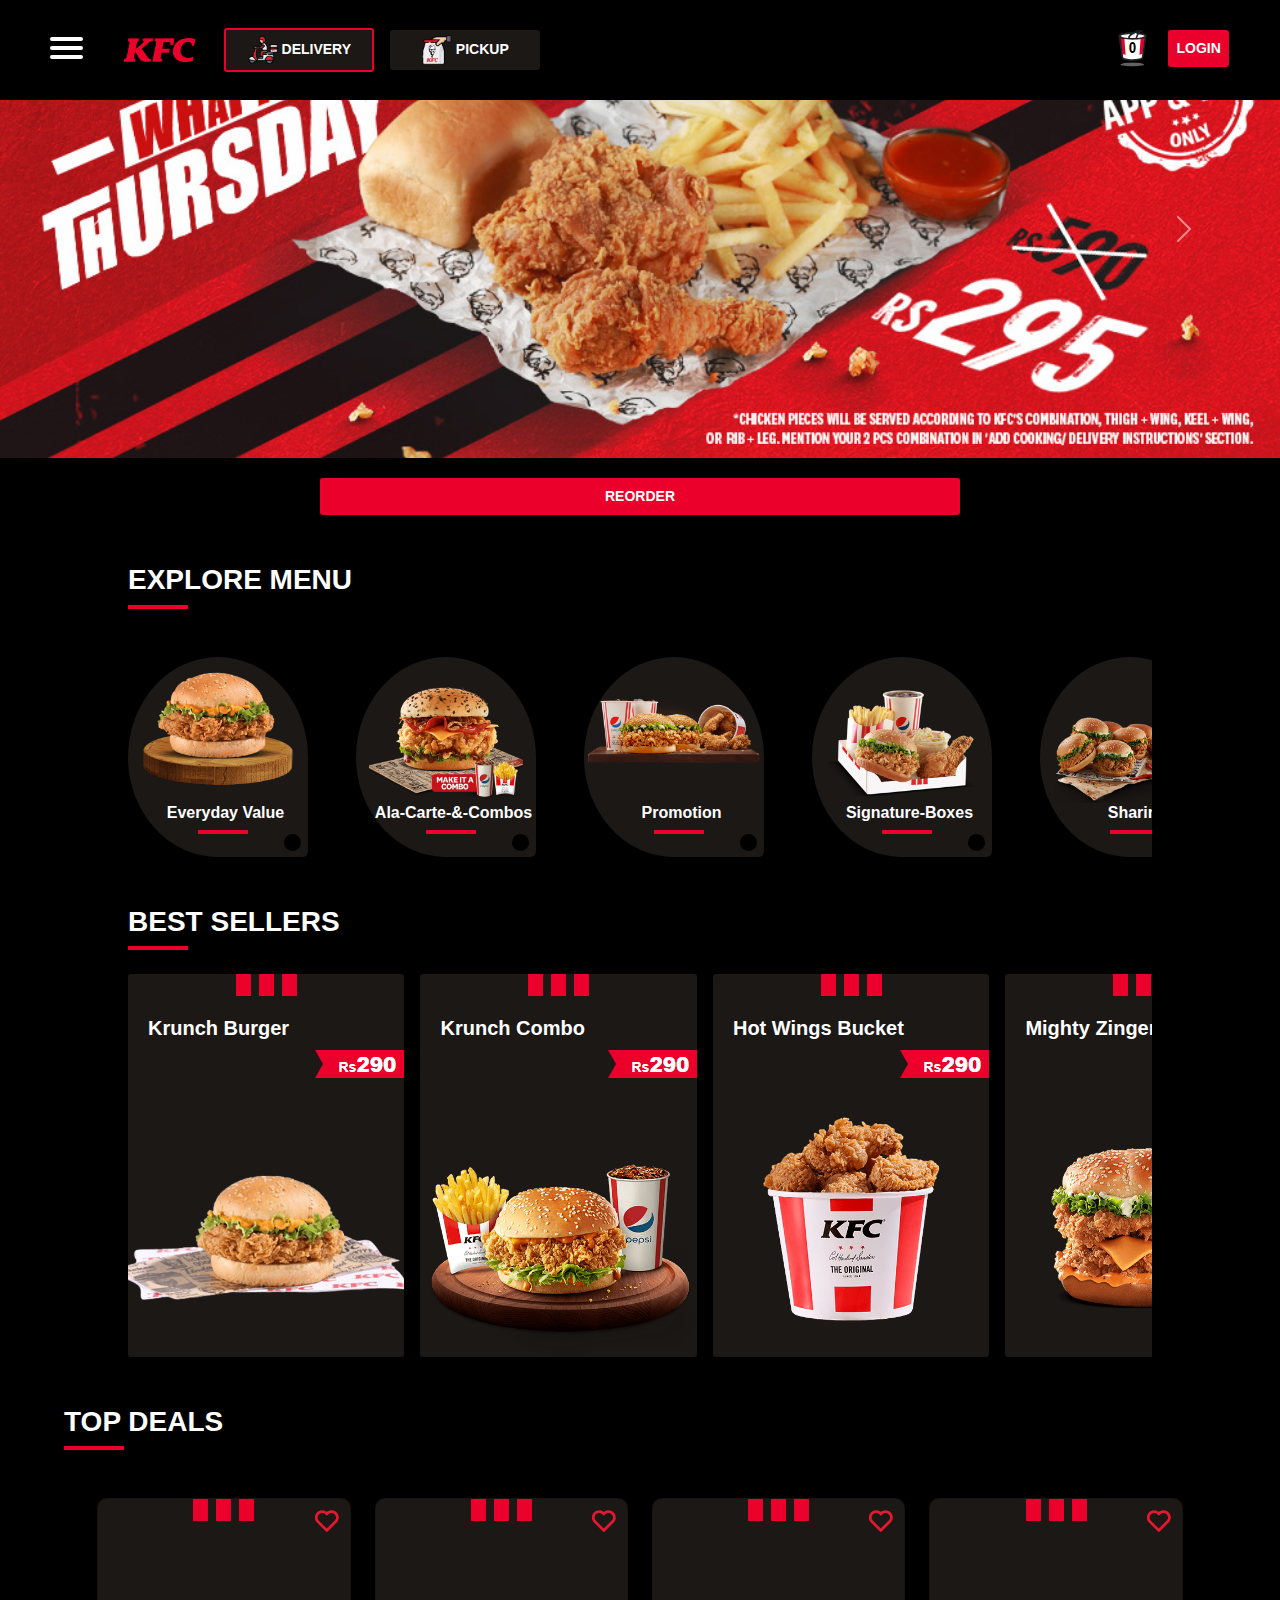
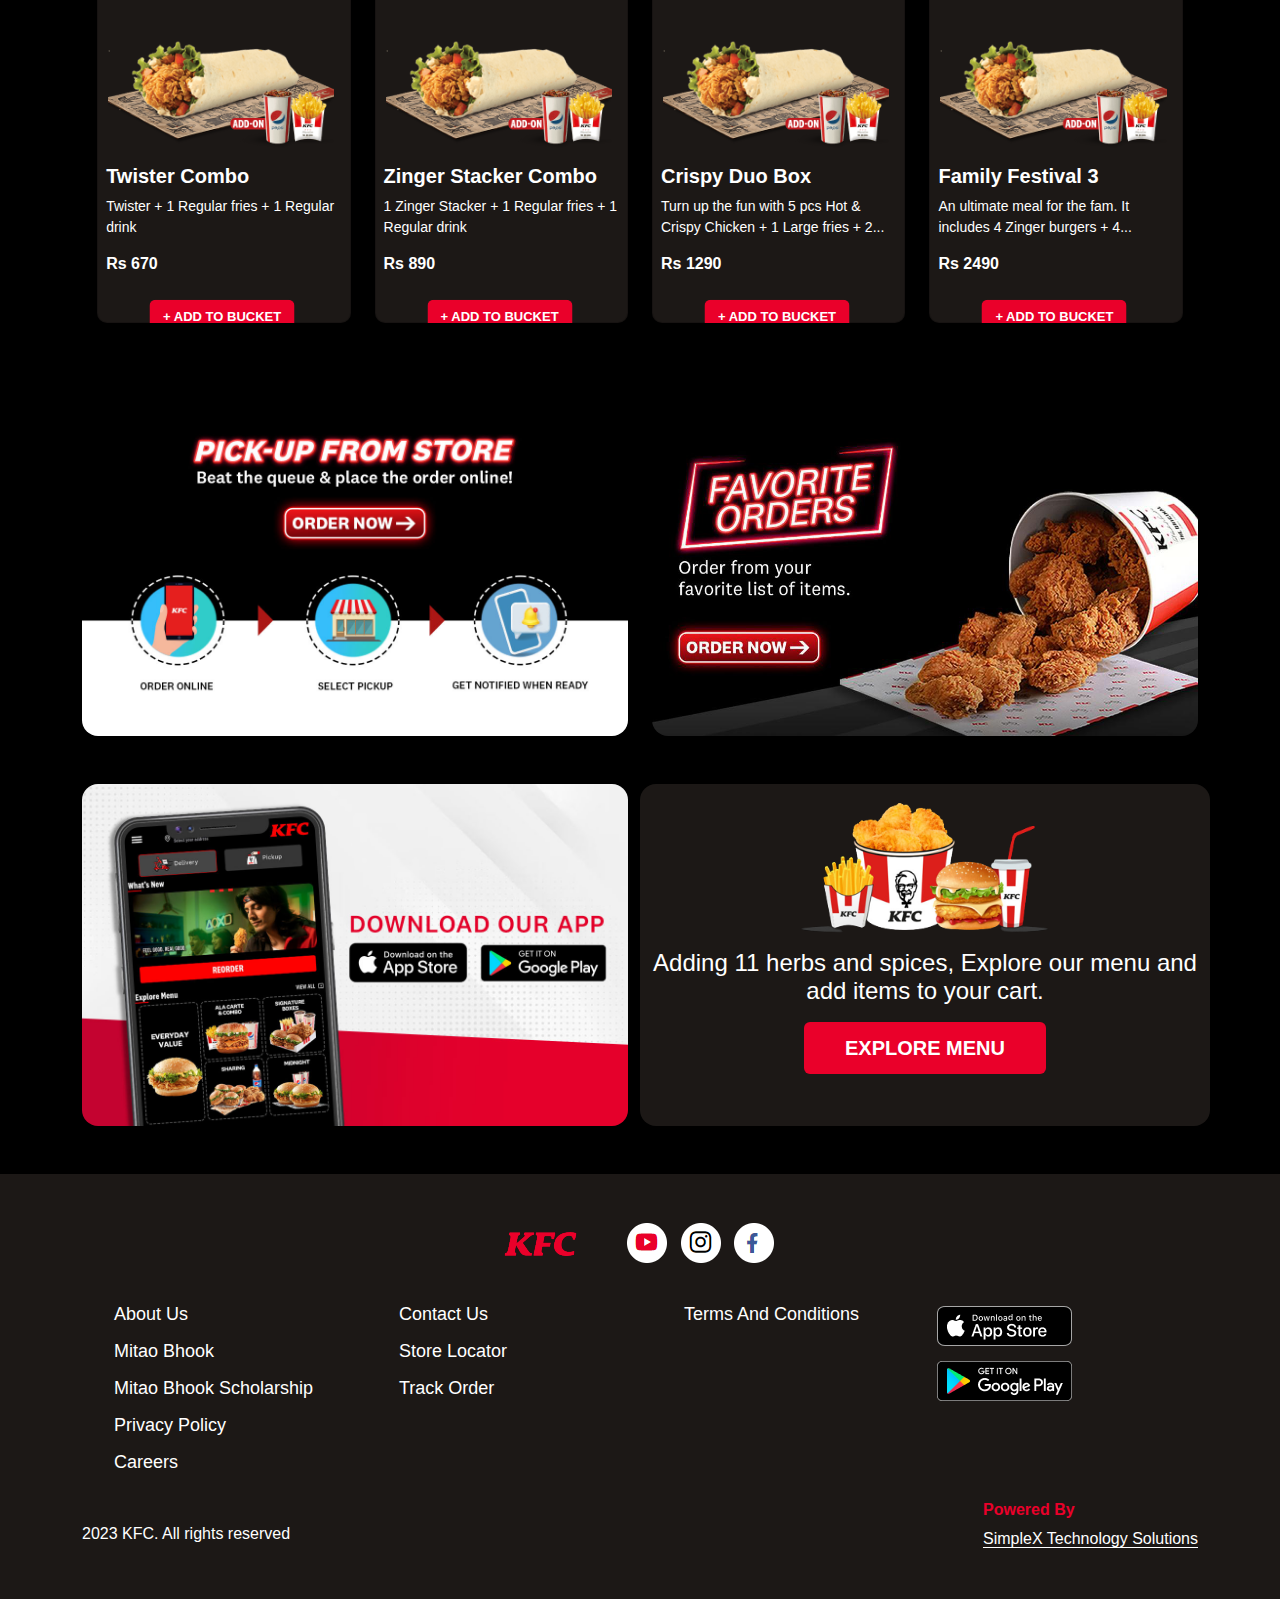
<file: index.html>
<!DOCTYPE html>
<html lang="en">

<head>
    <meta charset="UTF-8">
    <meta name="viewport" content="width=device-width, initial-scale=1.0">
    <title>KFC Pakistan | Deals & Offers</title>
    <link rel="icon" href="images/favicon.png">
    <link href="bootstrap.min.css" rel="stylesheet">
    <link rel="stylesheet" href="menu.css">
    <link rel="stylesheet" href="style.css">
</head>

<body>

    <!-- Navbar Started -->
    <header>

        <nav role="navigation">

            <div>

            <div id="menuToggle">
                <!--
          A fake / hidden checkbox is used as click reciever,
          so you can use the :checked selector on it.
          -->
                <input type="checkbox" />

                <!--
          Some spans to act as a hamburger.
          
          They are acting like a real hamburger,
          not that McDonalds stuff.
          -->
                <span class="bar"></span>
                <span class="bar"></span>
                <span class="bar"></span>

                <!--
          Too bad the menu has to be inside of the button
          but hey, it's pure CSS magic.
          -->
                <ul id="menu">
                    <div class="bucket d-flex justify-content-between">
                        <a href="login/index.html"> 
                            <button class="py-2 text-uppercase text-white fw-bold px-2 border border-0">Login</button>
                        </a>
                        <div class="time">
                            <button href="#" class="text-white fw-bold rounded-4 day">Day</button>
                            <button href="#" class="text-white fw-bold rounded-4 night">Night</button>
                        </div>
                    </div>
                    <span id="menu-bar"></span>
                    <ul id="service" class="px-0 py-2">
                        <a href="#">
                            <li><img src="images/hem menu/locate.jpg" alt="locator">Store Locator</li>
                        </a>
                        <a href="#">
                            <li><img src="images/hem menu/track.jpg" alt="tracker">Track Order</li>
                        </a>
                        <a href="menu page/menu.html">
                            <li><img src="images/hem menu/explore.jpg" alt="explore">Explore Menu</li>
                        </a>
                    </ul>

                    <span id="menu-bar"></span>
                    <a href="about us/about.html">
                        <li>about us</li>
                    </a>
                    <a href="#">
                        <li>feedback</li>
                    </a>
                    <a href="T&C/index.html">
                        <li>terms & conditions</li>
                    </a>
                    <a href="privacy page/privacy.html">
                        <li>privacy policy</li>
                    </a>
                    <a href="contact us/contact.html">
                        <li>contact us</li>
                    </a>
                    <a href="mitao bhook/bhook.html">
                        <li>mitao bhook</li>
                    </a>
                    <a href="scholarship/mb-scholarship.html">
                        <li>mitao bhook - scholarship</li>
                    </a>
                    <a href="#">
                        <li>careers</li>
                    </a>
                </ul>

            </div>


        </div>

            <div class="logo gap-3">
                <a href="index.html"><img src="images/logo.png" alt="logo"></a>
                <a href="#" class="del-pick pick1">
                    <button class="delivery fw-bold">
                        <img src="images/delivey.png" alt="delivery">
                        <span class="text-white"> Delivery</span>
                    </button>
                </a>
                <a href="#" class="del-pick">
                    <button class="pickup fw-bold">
                        <img src="images/pickup.png" alt="pickup">
                        <span class="text-white"> Pickup</span>

                    </button>
                </a>

            </div>
            <div class="bucket d-flex gap-3">
                <img src="images/bucket.png" alt="logo">
                <a href="login/index.html"> 
                    <button class="py-2 text-uppercase text-white fw-bold px-2 border border-0">Login</button>
                </a>
            </div>
        </nav>
    </header>

    <!-- Navbar Ended -->


<!-- Carousel Started -->
<div id="carouselExampleInterval" class="carousel slide" data-bs-ride="carousel">
    <div class="carousel-inner">
      <div class="carousel-item active" data-bs-interval="10000">
        <img src="images/deals/deal-start.jpg" class="d-block w-100" alt="deal-start">
      </div>
      <div class="carousel-item" data-bs-interval="2000">
        <img src="images/deals/deal1.jpg" class="d-block w-100" alt="deal1">
      </div>
      <div class="carousel-item">
        <img src="images/deals/deal2.jpg" class="d-block w-100" alt="deal2">
      </div>
      <div class="carousel-item">
        <img src="images/deals/deal3.jpg" class="d-block w-100" alt="deal3">
      </div>
      <div class="carousel-item">
        <img src="images/deals/deal4.jpg" class="d-block w-100" alt="deal4">
      </div>
    </div>
    <button class="carousel-control-prev z-0" type="button" data-bs-target="#carouselExampleInterval" data-bs-slide="prev">
      <span class="carousel-control-prev-icon" aria-hidden="true"></span>
      <span class="visually-hidden">Previous</span>
    </button>
    <button class="carousel-control-next" type="button" data-bs-target="#carouselExampleInterval" data-bs-slide="next">
      <span class="carousel-control-next-icon" aria-hidden="true"></span>
      <span class="visually-hidden">Next</span>
    </button>
  </div>
  <!-- Carousel Ended -->

  <div class="mx-auto">
    <button class="text-uppercase fw-bold w-50 reo text-white py-2">reorder</button>
  </div>

  <!-- Menu Section -->
  <div class="menu-section">
      <h2 class="text-uppercase mt-5 fs-3 fw-bold">Explore menu</h2>
      <div class="bar"></div>
</div>

  <section class="menu-section1 d-flex gap-5 mt-5">
    <div>
        <a href="#"><img src="images/menu/menu-1.png" alt="menu-1"></a>
        <h6>Everyday Value</h6>
        <div class="bar1"></div>
        <span></span>
    </div>
    <div>
        <a href="#"><img src="images/menu/menu-2.png" alt="menu-2"></a>
        <h6>Ala-Carte-&-Combos</h6>
        <div class="bar1"></div>
        <span></span>
    </div>
    <div>
        <a href="#"><img src="images/menu/menu-3.png" alt="menu-3"></a>
        <h6>Promotion</h6>
        <div class="bar1"></div>
        <span></span>
    </div>
    <div>
        <a href="#"><img src="images/menu/menu-4.png" alt="menu-4"></a>
        <h6>Signature-Boxes</h6>
        <div class="bar1"></div>
        <span></span>
    </div>
    <div>
        <a href="#"><img src="images/menu/menu-5.png" alt="menu-5"></a>
        <h6>Sharing</h6>
        <div class="bar1"></div>
        <span></span>
    </div>
  </section>

  <!-- best sellers section -->
  <section class="best-sellers">
    <h2 class="text-uppercase fw-bold mt-5 fs-3">Best sellers</h2>
    <div class="bar"></div>

    <div class="best-sellers-container d-flex mt-4 gap-3">
        <div class="best-sellers-item">
            <div class="d-flex gap-2 justify-content-center">
                <span></span><span></span><span></span>
            </div>
            <h6>Krunch Burger</h6>
            <div><img src="images/best sellers/price1.png" alt="price"></div>
            <img src="images/best sellers/1.png" alt="">
        </div>
        <div class="best-sellers-item">
            <div class="d-flex gap-2 justify-content-center">
                <span></span><span></span><span></span>
            </div>
            
            <h6>krunch combo</h6>
            <div><img src="images/best sellers/price1.png" alt="price"></div>
            <img src="images/best sellers/2.png" alt="">
        </div>
        <div class="best-sellers-item">
            <div class="d-flex gap-2 justify-content-center">
                <span></span><span></span><span></span>
            </div>
            
            <h6>hot wings bucket</h6>
            <div><img src="images/best sellers/price1.png" alt="price"></div>
            <img src="images/best sellers/3.png" alt="">
        </div>
        <div class="best-sellers-item">
            <div class="d-flex gap-2 justify-content-center">
                <span></span><span></span><span></span>
            </div>
            
            <h6>mighty zinger</h6>
            <div><img src="images/best sellers/price1.png" alt="price"></div>
            <img src="images/best sellers/4.png" alt="best-sellers">
        </div>
    </div>
  </section>


  <!-- top deals -->
  <section class="top-deals">

    <h2 class="text-uppercase fw-bold mt-5 fs-3">top deals</h2>
    <div class="bar"></div>

    <div class="deals-container mt-5 d-flex gap-4 justify-content-center">

        <div class="card">
            <div class="d-flex gap-2 justify-content-center kfc-box">
                <span></span><span></span><span></span>
            </div>
            <img src="images/top deals/heart.png" alt="heart-icon" class="heart">
                <img src="images/top deals/deal1.png" class="card-img-top" alt="deal1">
            <div class="card-body px-2">
              <h5 class="card-title fw-bold">Twister Combo</h5>
              <p class="card-text">Twister + 1 Regular fries + 1 Regular drink</p>
              <h4 class="fw-bold fs-6 m-0">Rs 670</h4>
              <a href="#" class="btn text-uppercase fw-bold px-2">+ add to bucket</a>
            </div>
          </div>

          <div class="card">
            <div class="d-flex gap-2 justify-content-center kfc-box">
                <span></span><span></span><span></span>
            </div>
            <img src="images/top deals/heart.png" alt="heart-icon" class="heart">
                <img src="images/top deals/deal1.png" class="card-img-top" alt="deal1">
            <div class="card-body px-2">
              <h5 class="card-title fw-bold">Zinger Stacker Combo</h5>
              <p class="card-text">1 Zinger Stacker + 1 Regular fries + 1 Regular drink</p>
              <h4 class="fw-bold fs-6 m-0">Rs 890</h4>
              <a href="#" class="btn text-uppercase fw-bold px-2">+ add to bucket</a>
            </div>
          </div>

          <div class="card">
            <div class="d-flex gap-2 justify-content-center kfc-box">
                <span></span><span></span><span></span>
            </div>
            <img src="images/top deals/heart.png" alt="heart-icon" class="heart">
                <img src="images/top deals/deal1.png" class="card-img-top" alt="deal1">
            <div class="card-body px-2">
              <h5 class="card-title fw-bold">Crispy Duo Box</h5>
              <p class="card-text">Turn up the fun with 5 pcs Hot & Crispy Chicken + 1 Large fries + 2...</p>
              <h4 class="fw-bold fs-6 m-0">Rs 1290</h4>
              <a href="#" class="btn text-uppercase fw-bold px-2">+ add to bucket</a>
            </div>
          </div>

          <div class="card">
            <div class="d-flex gap-2 justify-content-center kfc-box">
                <span></span><span></span><span></span>
            </div>
            <img src="images/top deals/heart.png" alt="heart-icon" class="heart">
                <img src="images/top deals/deal1.png" class="card-img-top" alt="deal1">
            <div class="card-body px-2">
              <h5 class="card-title fw-bold">Family Festival 3</h5>
              <p class="card-text">An ultimate meal for the fam. It includes 4 Zinger burgers + 4...</p>
              <h4 class="fw-bold fs-6 m-0">Rs 2490</h4>
              <a href="#" class="btn text-uppercase fw-bold px-2">+ add to bucket</a>
            </div>
          </div>

    </div>
  </section>


  <div class="container mt-5">
    <div class="row">
        <div class="col-md-6 mt-4">
            <a href="#">
                <img src="images/from-store.png" alt="from-store" class="w-100 rounded-4">
            </a>
        </div>
        <div class="col-md-6 mt-4">
            <a href="#">
                <img src="images/fav-orders.png" alt="fav-orders" class="w-100 rounded-4">
            </a>
        </div>
    </div>
  </div>


  <div class="container mt-5">
    <div class="row">
        <div class="col-md-6">
            <a href="#">
                <img src="images/app.jpg" alt="app-store" class="w-100 rounded-4">
            </a>
        </div>
        <div class="col-md-6 explore rounded-4 d-flex flex-column align-items-center gap-2">
            <a href="#" class="mt-3">
                <img src="images/card4.png" alt="menu">
            </a>
            <h5 class="text-center fs-4">Adding 11 herbs and spices, Explore our menu and add items to your cart.</h5>
            <a href="#">
                <button class="btn text-uppercase fw-bold text-white fs-5">explore menu</button>
            </a>
        </div>
    </div>
  </div>


    <!-- footer started -->
    <footer class="mt-5 py-5">
        <div class="container">
            <div class="d-flex justify-content-center gap-3 align-items-center gap-5">
                <a href="index.html"> <img src="images/logo.png" alt="logo"></a>
                <div class="d-flex gap-2">
                    <a href="https://www.youtube.com/channel/UCg4hfdWApV0Uea6aFW7PZUg" target="_blank">
                        <img src="images/social/yt.png" alt="youtube">
                    </a>

                    <a href="https://www.instagram.com/kfcpakistanofficial/?hl=en" target="_blank">
                        <img src="images/social/insta.png" alt="insta">
                    </a>
                    <a href="https://www.facebook.com/KFCPakistan/" target="_blank">
                        <img src="images/social/fb.png" alt="facebook">
                    </a>
                </div>
            </div>


            <div class="row text-capitalize mt-4">
                <div class="col-md-3">
                    <ul>
                        <a href="about us/about.html">
                            <li>about us</li>
                        </a>
                        <a href="mitao bhook/bhook.html">
                            <li>mitao bhook</li>
                        </a>
                        <a href="scholarship/mb-scholarship.html">
                            <li>mitao bhook scholarship</li>
                        </a>
                        <a href="privacy page/privacy.html">
                            <li>privacy policy</li>
                        </a>
                        <a href="#">
                            <li>careers</li>
                        </a>
                    </ul>
                </div>
                <div class="col-md-3">
                    <ul>
                        <a href="contact us/contact.html">
                            <li>contact us</li>
                        </a>
                        <a href="#">
                            <li>store locator</li>
                        </a>
                        <a href="#">
                            <li>track order</li>
                        </a>
                    </ul>
                </div>
                <div class="col-md-3">
                    <ul>
                        <a href="T&C/index.html">
                            <li>terms and conditions</li>
                        </a>
                    </ul>
                </div>
                <div class="col-md-3">
                    <a href="https://apps.apple.com/us/app/kfc-pakistan/id1480491422" target="_blank">
                        <img src="images/app-store.png" alt="app-store"></a>
                    <a href="https://play.google.com/store/apps/details?id=io.bramerz.kfc&hl=en&gl=US" target="_blank">
                        <img src="images/google-play.png" alt="google-play"></a>
                </div>
            </div>



            <div class="d-flex justify-content-between  align-items-end mt-2">
                <h6>2023 KFC. All rights reserved</h6>

                <div class="power">
                    <h5>powered by</h5>
                    <a href="https://simplexts.net/" target="_blank" class="text-white">SimpleX Technology Solutions</a>
                </div>
            </div>
        </div>



    </footer>



    <script src="bootstrap.bundle.min.js"></script>
</body>

</html>
</file>
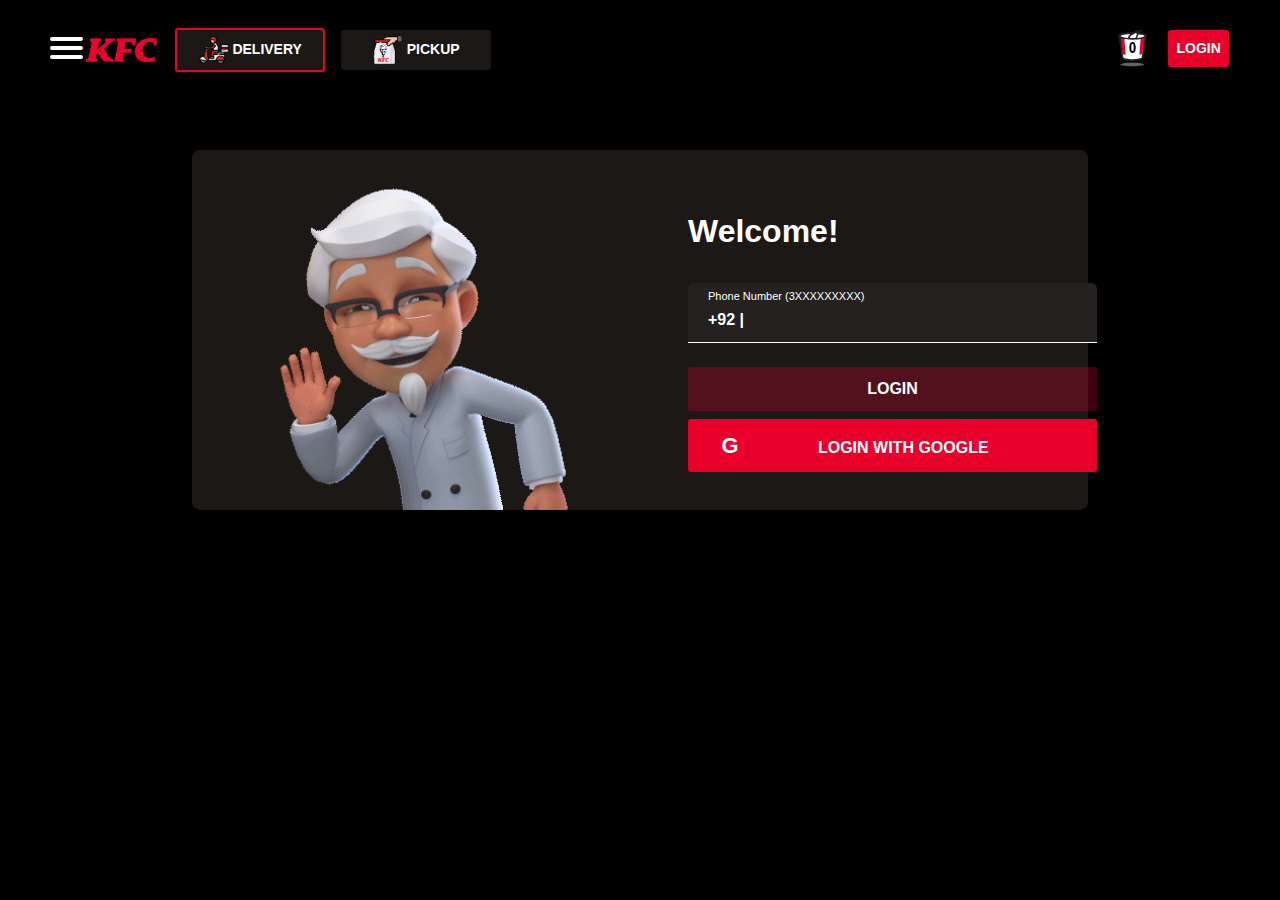
<file: login/index.html>
<!DOCTYPE html>
<html lang="en">
<head>
    <meta charset="UTF-8">
    <meta name="viewport" content="width=device-width, initial-scale=1.0">
    <title>Document</title>
    <link rel="icon" href="../images/favicon.png">
    <link href="../bootstrap.min.css" rel="stylesheet">
    <link rel="stylesheet" href="../menu.css">
    <link rel="stylesheet" href="style.css">
</head>
<body>
    <!-- Navbar Started -->
    <header>

        <nav role="navigation">

            <div>

            <div id="menuToggle">
                <!--
          A fake / hidden checkbox is used as click reciever,
          so you can use the :checked selector on it.
          -->
                <input type="checkbox" />

                <!--
          Some spans to act as a hamburger.
          
          They are acting like a real hamburger,
          not that McDonalds stuff.
          -->
                <span class="bar"></span>
                <span class="bar"></span>
                <span class="bar"></span>

                <!--
          Too bad the menu has to be inside of the button
          but hey, it's pure CSS magic.
          -->
                <ul id="menu">
                    <div class="bucket d-flex justify-content-between">
                        <a href="../login/index.html"> 
                            <button class="py-2 text-uppercase text-white fw-bold px-2 border border-0">Login</button>
                        </a>
                        <div class="time">
                            <button href="#" class="text-white fw-bold rounded-4 day">Day</button>
                            <button href="#" class="text-white fw-bold rounded-4 night">Night</button>
                        </div>
                    </div>
                    <span id="menu-bar"></span>
                    <ul id="service" class="px-0 py-2">
                        <a href="#">
                            <li><img src="../images/hem menu/locate.jpg" alt="locator">Store Locator</li>
                        </a>
                        <a href="#">
                            <li><img src="../images/hem menu/track.jpg" alt="tracker">Track Order</li>
                        </a>
                        <a href="../menu page/menu.html">
                            <li><img src="../images/hem menu/explore.jpg" alt="explore">Explore Menu</li>
                        </a>
                    </ul>

                    <span id="menu-bar"></span>
                    <a href="../about us/about.html">
                        <li>about us</li>
                    </a>
                    <a href="#">
                        <li>feedback</li>
                    </a>
                    <a href="../T&C/index.html">
                        <li>terms & conditions</li>
                    </a>
                    <a href="../privacy page/privacy.html">
                        <li>privacy policy</li>
                    </a>
                    <a href="../contact us/contact.html">
                        <li>contact us</li>
                    </a>
                    <a href="../mitao bhook/bhook.html">
                        <li>mitao bhook</li>
                    </a>
                    <a href="../scholarship/mb-scholarship.html">
                        <li>mitao bhook - scholarship</li>
                    </a>
                    <a href="#">
                        <li>careers</li>
                    </a>
                </ul>

            </div>


        </div>

            <div class="logo gap-3">
                <a href="../index.html"><img src="../images/logo.png" alt="logo"></a>
                <a href="#" class="del-pick pick1">
                    <button class="delivery fw-bold">
                        <img src="../images/delivey.png" alt="delivery">
                        <span class="text-white"> Delivery</span>
                    </button>
                </a>
                <a href="#" class="del-pick">
                    <button class="pickup fw-bold">
                        <img src="../images/pickup.png" alt="pickup">
                        <span class="text-white"> Pickup</span>

                    </button>
                </a>

            </div>
            <div class="bucket d-flex gap-3">
                <img src="../images/bucket.png" alt="logo">
                <a href="../login/index.html"> 
                    <button class="py-2 text-uppercase text-white fw-bold px-2 border border-0">Login</button>
                </a>
            </div>
        </nav>
    </header>

    <!-- Navbar Ended -->


     <!-- login Section -->

     <div class="login-section mx-auto rounded-3 d-flex gap-5">

        <div class="d-flex justify-content-center w-50 chacha">
            <img src="chacha.gif" alt="chacha">
        </div>

        <div class="form-section d-flex flex-column justify-content-center">
            <h3 class="fw-bold fs-2 mt-4">Welcome!</h3>
            <form class="d-flex flex-column gap-4 mt-4">
                <div class="num rounded-top" onmouseover="removeBd(this)" onmouseout="insertBd(this)" onclick="redBd(this)">
                    <label>
                        <span>Phone Number (3XXXXXXXXX)</span><br>
                        <b>+92 |</b><input type="text" name="num" id="inputel">
                    </label>
                </div>
                <div class="d-flex flex-column gap-2">
                    <button class="log-btn" disabled>Login</button>
                    <button><span class="bigG"></span> Login With Google</button>
                </div>
            </form>
        </div>

     </div>

     <script src="../bootstrap.bundle.min.js"></script>
     <script src="app.js"></script>

</body>
</html>
</file>
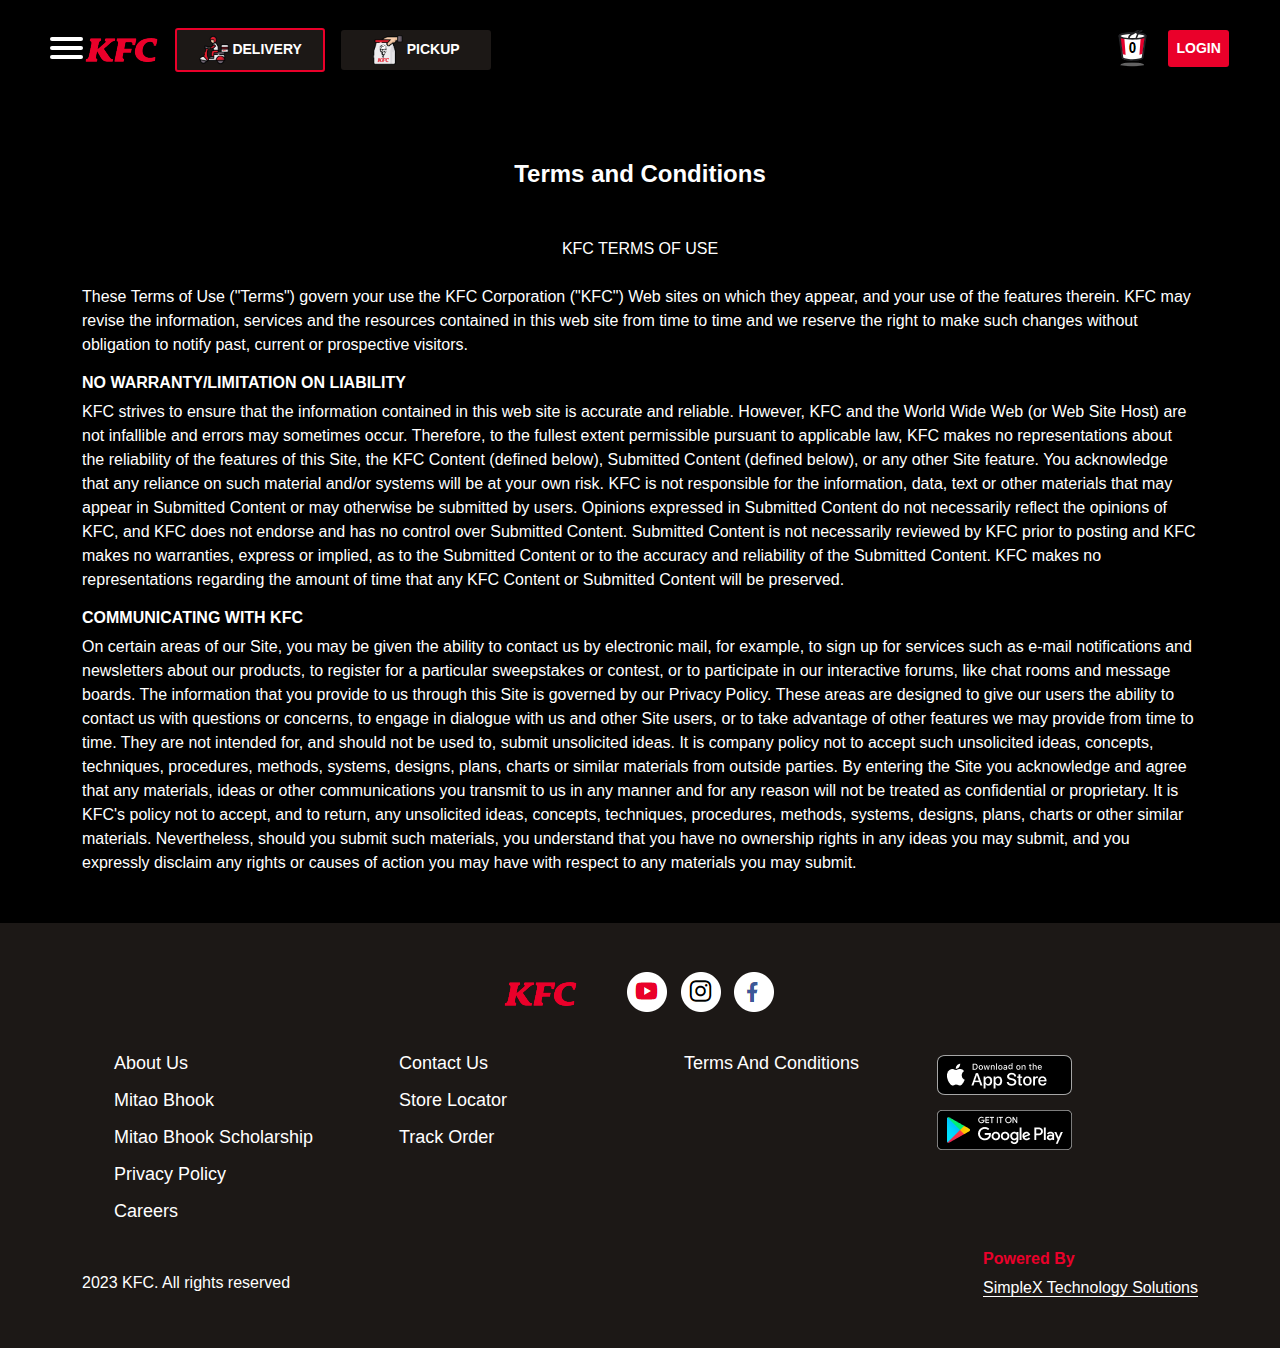
<file: T&C/index.html>
<!DOCTYPE html>
<html lang="en">

<head>
    <meta charset="UTF-8">
    <meta name="viewport" content="width=device-width, initial-scale=1.0">
    <title>KFC Pakistan | Deals & Offers</title>
    <link rel="icon" href="../images/favicon.png">
    <link href="../bootstrap.min.css" rel="stylesheet">
    <link rel="stylesheet" href="../menu.css">
    <link rel="stylesheet" href="style.css">
</head>

<body>


    <!-- Navbar Started -->
    <header>

        <nav role="navigation">

            <div>

            <div id="menuToggle">
                <!--
          A fake / hidden checkbox is used as click reciever,
          so you can use the :checked selector on it.
          -->
                <input type="checkbox" />

                <!--
          Some spans to act as a hamburger.
          
          They are acting like a real hamburger,
          not that McDonalds stuff.
          -->
                <span class="bar"></span>
                <span class="bar"></span>
                <span class="bar"></span>

                <!--
          Too bad the menu has to be inside of the button
          but hey, it's pure CSS magic.
          -->
                <ul id="menu">
                    <div class="bucket d-flex justify-content-between">
                        <a href="../login/index.html"> 
                            <button class="py-2 text-uppercase text-white fw-bold px-2 border border-0">Login</button>
                        </a>
                        <div class="time">
                            <button href="#" class="text-white fw-bold rounded-4 day">Day</button>
                            <button href="#" class="text-white fw-bold rounded-4 night">Night</button>
                        </div>
                    </div>
                    <span id="menu-bar"></span>
                    <ul id="service" class="px-0 py-2">
                        <a href="#">
                            <li><img src="../images/hem menu/locate.jpg" alt="locator">Store Locator</li>
                        </a>
                        <a href="#">
                            <li><img src="../images/hem menu/track.jpg" alt="tracker">Track Order</li>
                        </a>
                        <a href="../menu page/menu.html">
                            <li><img src="../images/hem menu/explore.jpg" alt="explore">Explore Menu</li>
                        </a>
                    </ul>

                    <span id="menu-bar"></span>
                    <a href="../about us/about.html">
                        <li>about us</li>
                    </a>
                    <a href="#">
                        <li>feedback</li>
                    </a>
                    <a href="../T&C/index.html">
                        <li>terms & conditions</li>
                    </a>
                    <a href="../privacy page/privacy.html">
                        <li>privacy policy</li>
                    </a>
                    <a href="../contact us/contact.html">
                        <li>contact us</li>
                    </a>
                    <a href="../mitao bhook/bhook.html">
                        <li>mitao bhook</li>
                    </a>
                    <a href="../scholarship/mb-scholarship.html">
                        <li>mitao bhook - scholarship</li>
                    </a>
                    <a href="#">
                        <li>careers</li>
                    </a>
                </ul>

            </div>


        </div>

            <div class="logo gap-3">
                <a href="../index.html"><img src="../images/logo.png" alt="logo"></a>
                <a href="#" class="del-pick pick1">
                    <button class="delivery fw-bold">
                        <img src="../images/delivey.png" alt="delivery">
                        <span class="text-white"> Delivery</span>
                    </button>
                </a>
                <a href="#" class="del-pick">
                    <button class="pickup fw-bold">
                        <img src="../images/pickup.png" alt="pickup">
                        <span class="text-white"> Pickup</span>

                    </button>
                </a>

            </div>
            <div class="bucket d-flex gap-3">
                <img src="../images/bucket.png" alt="logo">
                <a href="../login/index.html"> 
                    <button class="py-2 text-uppercase text-white fw-bold px-2 border border-0">Login</button>
                </a>
            </div>
        </nav>
    </header>

    <!-- Navbar Ended -->

    <section class="container">
        <h2 class="text-center fw-bold fs-4 mb-5">Terms and Conditions</h2>
        <p class="text-center mb-4">KFC TERMS OF USE</p>

        <p>These Terms of Use ("Terms") govern your use the KFC Corporation ("KFC") Web sites on which they appear, and
            your use of the features therein. KFC may revise the information, services and the resources contained in
            this web site from time to time and we reserve the right to make such changes without obligation to notify
            past, current or prospective visitors.</p>

        <h5 class="fw-bold">NO WARRANTY/LIMITATION ON LIABILITY</h5>
        <p>KFC strives to ensure that the information contained in this web site is accurate and reliable. However, KFC
            and the World Wide Web (or Web Site Host) are not infallible and errors may sometimes occur. Therefore, to
            the fullest extent permissible pursuant to applicable law, KFC makes no representations about the
            reliability of the features of this Site, the KFC Content (defined below), Submitted Content (defined
            below), or any other Site feature. You acknowledge that any reliance on such material and/or systems will be
            at your own risk. KFC is not responsible for the information, data, text or other materials that may appear
            in Submitted Content or may otherwise be submitted by users. Opinions expressed in Submitted Content do not
            necessarily reflect the opinions of KFC, and KFC does not endorse and has no control over Submitted Content.
            Submitted Content is not necessarily reviewed by KFC prior to posting and KFC makes no warranties, express
            or implied, as to the Submitted Content or to the accuracy and reliability of the Submitted Content. KFC
            makes no representations regarding the amount of time that any KFC Content or Submitted Content will be
            preserved.</p>

        <h5 class="fw-bold">COMMUNICATING WITH KFC</h5>

        <p>
            On certain areas of our Site, you may be given the ability to contact us by electronic mail, for example, to
            sign up for services such as e-mail notifications and newsletters about our products, to register for a
            particular sweepstakes or contest, or to participate in our interactive forums, like chat rooms and message
            boards. The information that you provide to us through this Site is governed by our Privacy Policy. These
            areas are designed to give our users the ability to contact us with questions or concerns, to engage in
            dialogue with us and other Site users, or to take advantage of other features we may provide from time to
            time. They are not intended for, and should not be used to, submit unsolicited ideas. It is company policy
            not to accept such unsolicited ideas, concepts, techniques, procedures, methods, systems, designs, plans,
            charts or similar materials from outside parties. By entering the Site you acknowledge and agree that any
            materials, ideas or other communications you transmit to us in any manner and for any reason will not be
            treated as confidential or proprietary. It is KFC's policy not to accept, and to return, any unsolicited
            ideas, concepts, techniques, procedures, methods, systems, designs, plans, charts or other similar
            materials. Nevertheless, should you submit such materials, you understand that you have no ownership rights
            in any ideas you may submit, and you expressly disclaim any rights or causes of action you may have with
            respect to any materials you may submit.
        </p>

    </section>


    <!-- footer started -->
    <footer class="mt-5 py-5">
        <div class="container">
            <div class="d-flex justify-content-center gap-3 align-items-center gap-5">
                <a href="../index.html"> <img src="../images/logo.png" alt="logo"></a>
                <div class="d-flex gap-2">
                    <a href="https://www.youtube.com/channel/UCg4hfdWApV0Uea6aFW7PZUg" target="_blank">
                        <img src="../images/social/yt.png" alt="youtube">
                    </a>

                    <a href="https://www.instagram.com/kfcpakistanofficial/?hl=en" target="_blank">
                        <img src="../images/social/insta.png" alt="insta">
                    </a>
                    <a href="https://www.facebook.com/KFCPakistan/" target="_blank">
                        <img src="../images/social/fb.png" alt="facebook">
                    </a>
                </div>
            </div>


            <div class="row text-capitalize mt-4">
                <div class="col-md-3">
                    <ul>
                        <a href="../about us/about.html">
                            <li>about us</li>
                        </a>
                        <a href="../mitao bhook/bhook.html">
                            <li>mitao bhook</li>
                        </a>
                        <a href="../scholarship/mb-scholarship.html">
                            <li>mitao bhook scholarship</li>
                        </a>
                        <a href="../privacy page/privacy.html">
                            <li>privacy policy</li>
                        </a>
                        <a href="#">
                            <li>careers</li>
                        </a>
                    </ul>
                </div>
                <div class="col-md-3">
                    <ul>
                        <a href="../contact us/contact.html">
                            <li>contact us</li>
                        </a>
                        <a href="#">
                            <li>store locator</li>
                        </a>
                        <a href="#">
                            <li>track order</li>
                        </a>
                    </ul>
                </div>
                <div class="col-md-3">
                    <ul>
                        <a href="../T&C/index.html">
                            <li>terms and conditions</li>
                        </a>
                    </ul>
                </div>
                <div class="col-md-3">
                    <a href="https://apps.apple.com/us/app/kfc-pakistan/id1480491422" target="_blank">
                        <img src="../images/app-store.png" alt="app-store"></a>
                    <a href="https://play.google.com/store/apps/details?id=io.bramerz.kfc&hl=en&gl=US" target="_blank">
                        <img src="../images/google-play.png" alt="google-play"></a>
                </div>
            </div>



            <div class="d-flex justify-content-between  align-items-end mt-2">
                <h6>2023 KFC. All rights reserved</h6>

                <div class="power">
                    <h5>powered by</h5>
                    <a href="https://simplexts.net/" target="_blank" class="text-white">SimpleX Technology Solutions</a>
                </div>
            </div>
        </div>



    </footer>

    <script src="../bootstrap.bundle.min.js"></script>

</body>

</html>
</file>
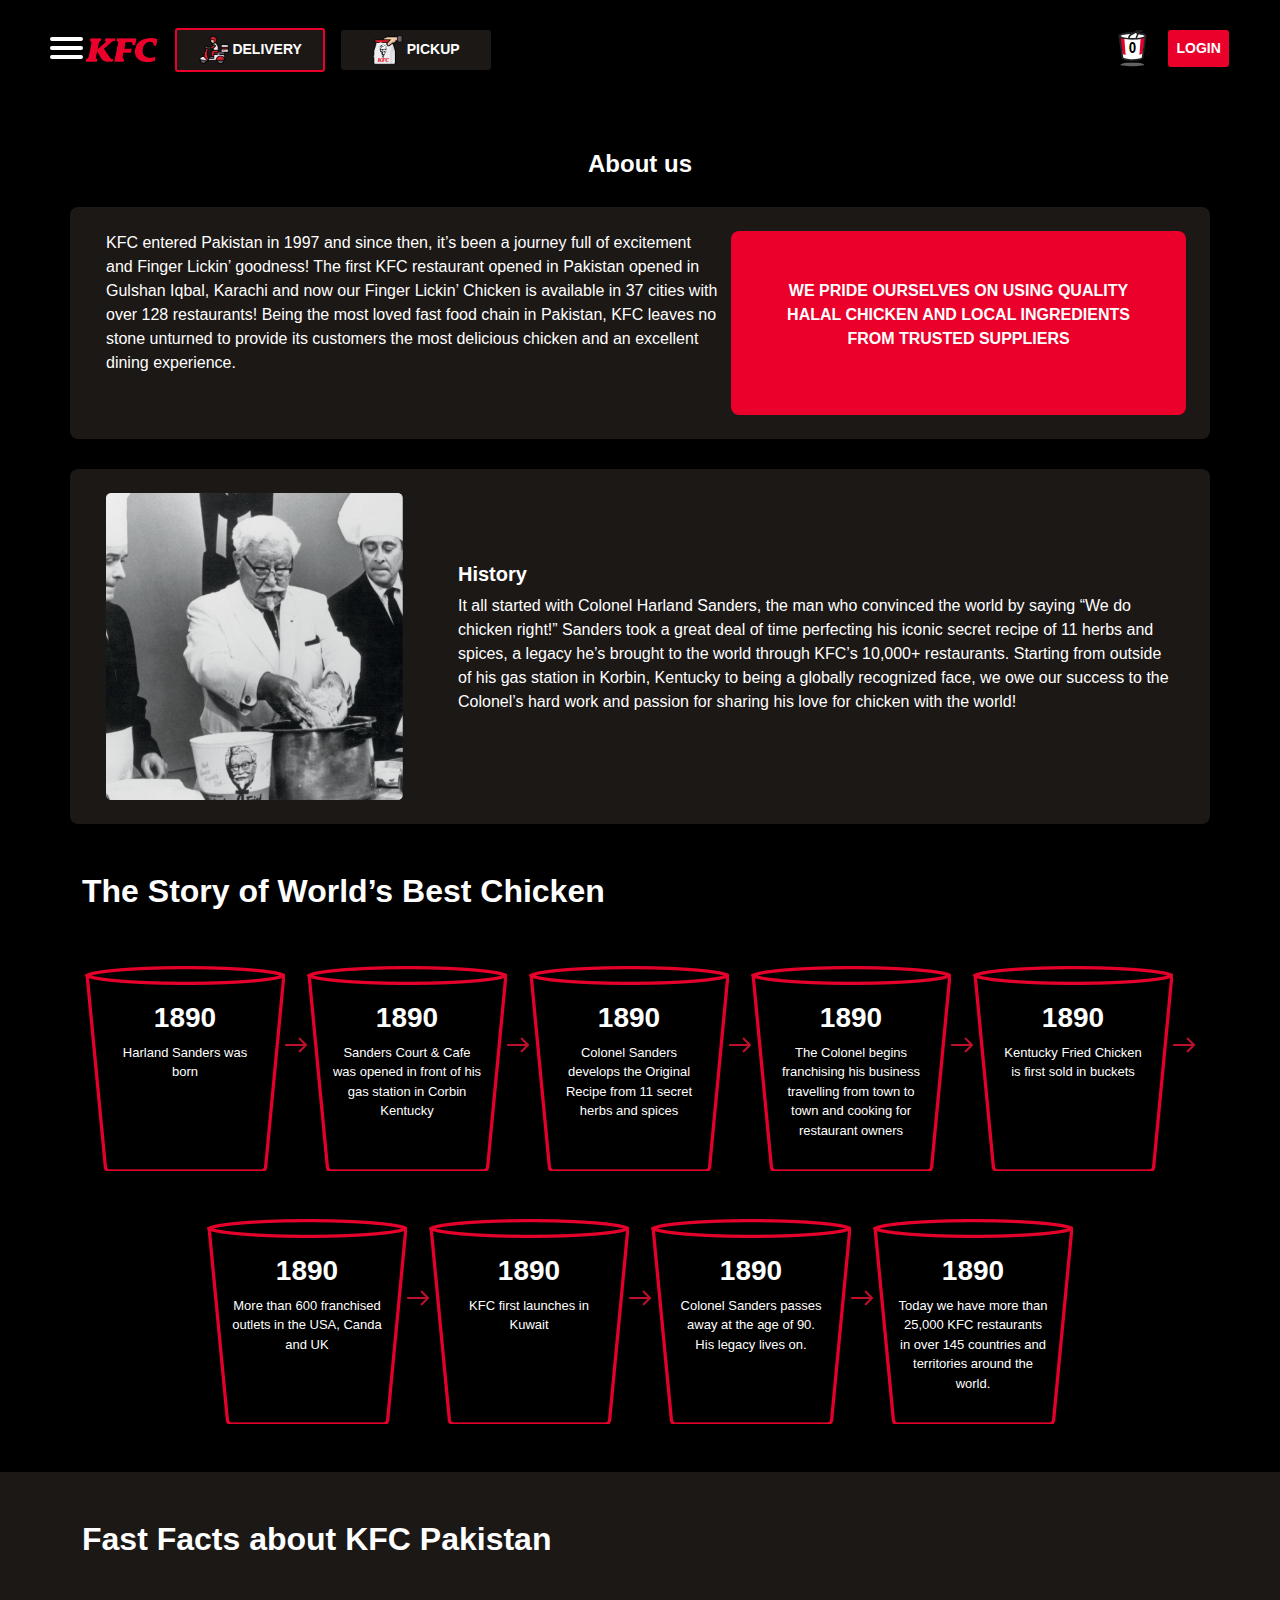
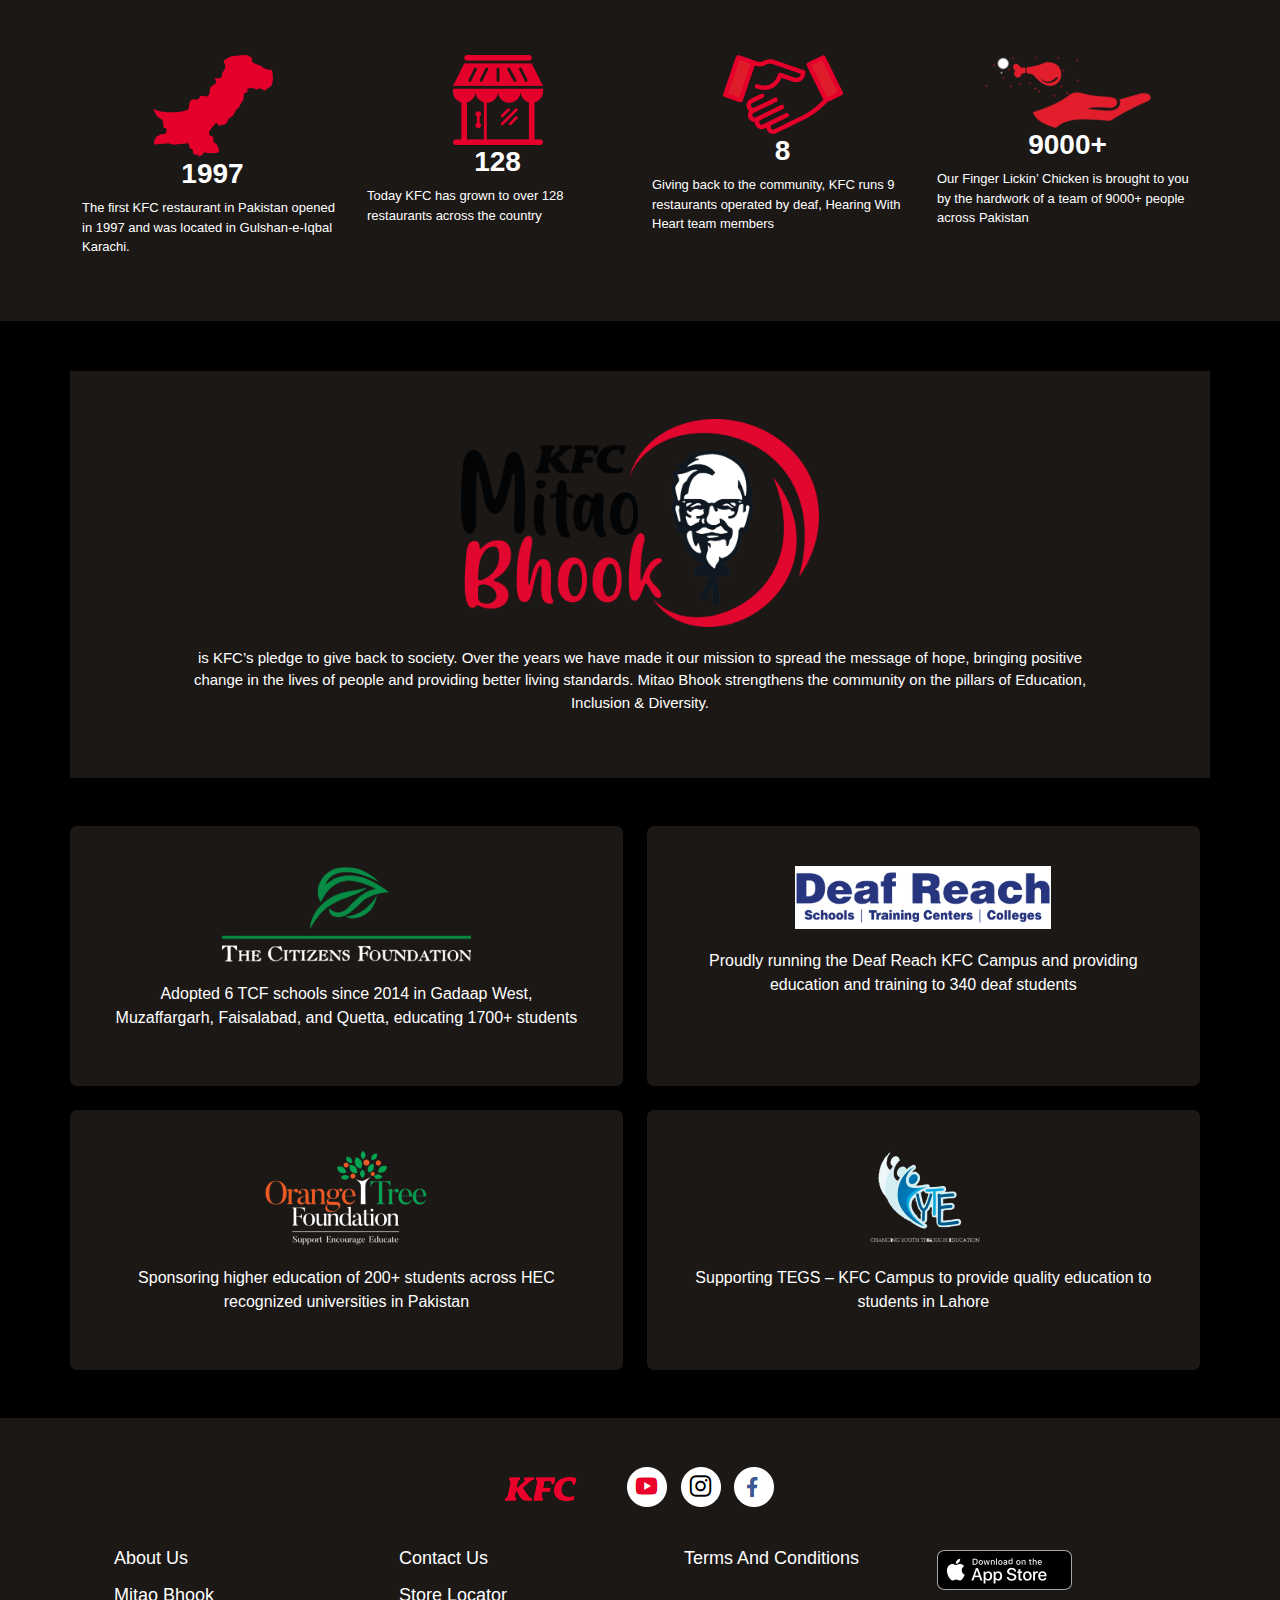
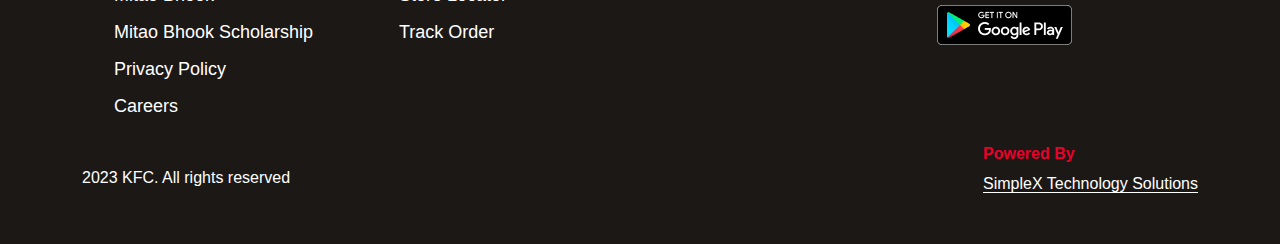
<file: about us/about.html>
<!DOCTYPE html>
<html lang="en">

<head>
    <meta charset="UTF-8">
    <meta name="viewport" content="width=device-width, initial-scale=1.0">
    <title>KFC Pakistan | Deals & Offers</title>
    <link rel="icon" href="../images/favicon.png">
    <link href="../bootstrap.min.css" rel="stylesheet">
    <link rel="stylesheet" href="../menu.css">
    <link rel="stylesheet" href="style.css">
</head>

<body>

    <!-- Navbar Started -->
    <header>

        <nav role="navigation">

            <div>

            <div id="menuToggle">
                <!--
          A fake / hidden checkbox is used as click reciever,
          so you can use the :checked selector on it.
          -->
                <input type="checkbox" />

                <!--
          Some spans to act as a hamburger.
          
          They are acting like a real hamburger,
          not that McDonalds stuff.
          -->
                <span class="bar"></span>
                <span class="bar"></span>
                <span class="bar"></span>

                <!--
          Too bad the menu has to be inside of the button
          but hey, it's pure CSS magic.
          -->
                <ul id="menu">
                    <div class="bucket d-flex justify-content-between">
                        <a href="../login/index.html"> 
                            <button class="py-2 text-uppercase text-white fw-bold px-2 border border-0">Login</button>
                        </a>
                        <div class="time">
                            <button href="#" class="text-white fw-bold rounded-4 day">Day</button>
                            <button href="#" class="text-white fw-bold rounded-4 night">Night</button>
                        </div>
                    </div>
                    <span id="menu-bar"></span>
                    <ul id="service" class="px-0 py-2">
                        <a href="#">
                            <li><img src="../images/hem menu/locate.jpg" alt="locator">Store Locator</li>
                        </a>
                        <a href="#">
                            <li><img src="../images/hem menu/track.jpg" alt="tracker">Track Order</li>
                        </a>
                        <a href="../menu page/menu.html">
                            <li><img src="../images/hem menu/explore.jpg" alt="explore">Explore Menu</li>
                        </a>
                    </ul>

                    <span id="menu-bar"></span>
                    <a href="../about us/about.html">
                        <li>about us</li>
                    </a>
                    <a href="#">
                        <li>feedback</li>
                    </a>
                    <a href="../T&C/index.html">
                        <li>terms & conditions</li>
                    </a>
                    <a href="../privacy page/privacy.html">
                        <li>privacy policy</li>
                    </a>
                    <a href="../contact us/contact.html">
                        <li>contact us</li>
                    </a>
                    <a href="../mitao bhook/bhook.html">
                        <li>mitao bhook</li>
                    </a>
                    <a href="../scholarship/mb-scholarship.html">
                        <li>mitao bhook - scholarship</li>
                    </a>
                    <a href="#">
                        <li>careers</li>
                    </a>
                </ul>

            </div>


        </div>

            <div class="logo gap-3">
                <a href="../index.html"><img src="../images/logo.png" alt="logo"></a>
                <a href="#" class="del-pick pick1">
                    <button class="delivery fw-bold">
                        <img src="../images/delivey.png" alt="delivery">
                        <span class="text-white"> Delivery</span>
                    </button>
                </a>
                <a href="#" class="del-pick">
                    <button class="pickup fw-bold">
                        <img src="../images/pickup.png" alt="pickup">
                        <span class="text-white"> Pickup</span>

                    </button>
                </a>

            </div>
            <div class="bucket d-flex gap-3">
                <img src="../images/bucket.png" alt="logo">
                <a href="../login/index.html"> 
                    <button class="py-2 text-uppercase text-white fw-bold px-2 border border-0">Login</button>
                </a>
            </div>
        </nav>
    </header>
    <!-- Navbar Ended -->

    <h5 class="first-head fw-bold fs-4">About us</h5>
    <div class="container rounded-3">
        <div class="row p-4 about">
            <div class="col-md-7">
                <p class="">KFC entered Pakistan in 1997 and since then, it’s been a journey full of excitement and
                    Finger Lickin’
                    goodness! The first KFC restaurant opened in Pakistan opened in Gulshan Iqbal, Karachi and now our
                    Finger Lickin’ Chicken is available in 37 cities with over 128 restaurants! Being the most loved
                    fast
                    food chain in Pakistan, KFC leaves no stone unturned to provide its customers the most delicious
                    chicken
                    and an excellent dining experience. </p>
            </div>
            <div class="col-md-5 p-5 rounded-3">
                <p class="fw-bold text-center">WE PRIDE OURSELVES ON USING QUALITY HALAL CHICKEN AND LOCAL INGREDIENTS
                    FROM TRUSTED SUPPLIERS</p>
            </div>
        </div>
    </div>



    <div class="container rounded-3 history">
        <div class="row p-4">
            <div class="col-md-4 rounded-3 pe-0">
                <img src="../images/about/chacha.png" alt="chacha">
            </div>
            <div class="col-md-8 ps-0 d-flex flex-column justify-content-center">
                <h5 class="fw-bold">History</h5>
                <p class="">It all started with Colonel Harland Sanders, the man who convinced the world by saying “We
                    do chicken right!” Sanders took a great deal of time perfecting his iconic secret recipe of 11 herbs
                    and spices, a legacy he’s brought to the world through KFC’s 10,000+ restaurants. Starting from
                    outside of his gas station in Korbin, Kentucky to being a globally recognized face, we owe our
                    success to the Colonel’s hard work and passion for sharing his love for chicken with the world!
                </p>
            </div>
        </div>
    </div>

    <div class="container mt-5 story">
        <h2 class="fw-bold">The Story of World’s Best Chicken</h2>

        <div class="d-flex justify-content-center flex-wrap">
            <div class="empty-bucket mt-5">
                <h3 class="fw-bold">1890</h3>
                <p>Harland Sanders was born</p>
            </div>
            <div class="align-self-center"><img src="../images/about/arrow.png" alt="arrow-icon"></div>
            <div class="empty-bucket mt-5">
                <h3 class="fw-bold">1890</h3>
                <p>Sanders Court & Cafe was opened in front of his gas station in Corbin Kentucky

                </p>
            </div>
            <div class="align-self-center"><img src="../images/about/arrow.png" alt="arrow-icon"></div>
            <div class="empty-bucket mt-5">
                <h3 class="fw-bold">1890</h3>
                <p>Colonel Sanders develops the Original Recipe from 11 secret herbs and spices

                </p>
            </div>
            <div class="align-self-center"><img src="../images/about/arrow.png" alt="arrow-icon"></div>
            <div class="empty-bucket mt-5">
                <h3 class="fw-bold">1890</h3>
                <p>The Colonel begins franchising his business travelling from town to town and cooking for restaurant
                    owners

                </p>
            </div>
            <div class="align-self-center"><img src="../images/about/arrow.png" alt="arrow-icon"></div>

            <div class="empty-bucket mt-5">
                <h3 class="fw-bold">1890</h3>
                <p>Kentucky Fried Chicken is first sold in buckets</p>
            </div>
            <div class="align-self-center"><img src="../images/about/arrow.png" alt="arrow-icon"></div>

            <div class="empty-bucket mt-5">
                <h3 class="fw-bold">1890</h3>
                <p>More than 600 franchised outlets in the USA, Canda and UK</p>
            </div>
            <div class="align-self-center"><img src="../images/about/arrow.png" alt="arrow-icon"></div>

            <div class="empty-bucket mt-5">
                <h3 class="fw-bold">1890</h3>
                <p>KFC first launches in Kuwait</p>
            </div>
            <div class="align-self-center"><img src="../images/about/arrow.png" alt="arrow-icon"></div>

            <div class="empty-bucket mt-5">
                <h3 class="fw-bold">1890</h3>
                <p>
                    Colonel Sanders passes away at the age of 90. His legacy lives on.
                </p>
            </div>
            <div class="align-self-center"><img src="../images/about/arrow.png" alt="arrow-icon"></div>

            <div class="empty-bucket mt-5">
                <h3 class="fw-bold">1890</h3>
                <p>Today we have more than 25,000 KFC restaurants in over 145 countries and territories around the
                    world.

                </p>
            </div>
        </div>

    </div>


    <section class="mt-5 facts">
        <div class="container py-5">
            <h2 class="fw-bold">Fast Facts about KFC Pakistan</h2>
            <div class="row about-pak mt-5 pt-5">
                <div class="col-lg-3">
                    <div><img src="../images/about/pak.png" alt="Pakistan"></div>
                    <h3 class="fw-bold text-center">1997</h3>
                    <p>The first KFC restaurant in Pakistan opened in 1997 and was located in Gulshan-e-Iqbal Karachi.
                    </p>
                </div>
                <div class="col-lg-3">
                    <div><img src="../images/about/restaurant-icon.png" alt="restaurant-icon"></div>
                    <h3 class="fw-bold text-center">128</h3>
                    <p>Today KFC has grown to over 128 restaurants across the country</p>
                </div>

                <div class="col-lg-3">
                    <div><img src="../images/about/handshake.png" alt="handshake"></div>
                    <h3 class="fw-bold text-center">8</h3>
                    <p>Giving back to the community, KFC runs 9 restaurants operated by deaf, Hearing With Heart team
                        members</p>
                </div>
                <div class="col-lg-3">
                    <div><img src="../images/about/leg.png" alt="leg-piece"></div>
                    <h3 class="fw-bold text-center">9000+</h3>
                    <p>Our Finger Lickin’ Chicken is brought to you by the hardwork of a team of 9000+ people across
                        Pakistan</p>
                </div>
            </div>
        </div>
    </section>

    <section class="container py-5">
        <img src="../images/about/mitao-bhook.png" alt="mitao-bhook">
        <p>is KFC’s pledge to give back to society. Over the years we have made it our mission to spread the message of
            hope, bringing positive change in the lives of people and providing better living standards. Mitao Bhook
            strengthens the community on the pillars of Education, Inclusion & Diversity.
        </p>
    </section>



    <section class="container last-section mt-5">
        <div class="row">
            <div class="col-md-6 me-4">
                <img src="../images/about/citizens.png" alt="citizens" width="249">
                <p>Adopted 6 TCF schools since 2014 in Gadaap West, Muzaffargarh, Faisalabad, and Quetta, educating 1700+ students</p>
            </div>
            <div class="col-md-6 for-response">
                <img src="../images/about/deaf-reasearch.jpeg" alt="deaf-reasearch" width="256">
                <p>Proudly running the Deaf Reach KFC Campus and providing education and training to 340 deaf students</p>
            </div>
        </div>
        
    </section>
    
    <section class="container last-section mt-4">
        <div class="row">
            <div class="col-md-6 me-4">
                <img src="../images/about/otfoundation.png" alt="otfoundation" class="164">
                <p>Sponsoring higher education of 200+ students across HEC recognized universities in Pakistan</p>
            </div>
            <div class="col-md-6 for-response">
                <img src="../images/about/tegs.png" alt="tegs" class="120">
                <p>Supporting TEGS – KFC Campus to provide quality education to students in Lahore</p>
            </div>
        </div>
        
    </section>


    <!-- footer started -->
    <footer class="mt-5 py-5">
        <div class="container">
            <div class="d-flex justify-content-center gap-3 align-items-center gap-5">
                <a href="../index.html"> <img src="../images/logo.png" alt="logo"></a>
                <div class="d-flex gap-2">
                    <a href="https://www.youtube.com/channel/UCg4hfdWApV0Uea6aFW7PZUg" target="_blank">
                        <img src="../images/social/yt.png" alt="youtube">
                    </a>

                    <a href="https://www.instagram.com/kfcpakistanofficial/?hl=en" target="_blank">
                        <img src="../images/social/insta.png" alt="insta">
                    </a>
                    <a href="https://www.facebook.com/KFCPakistan/" target="_blank">
                        <img src="../images/social/fb.png" alt="facebook">
                    </a>
                </div>
            </div>


            <div class="row text-capitalize mt-4">
                <div class="col-md-3">
                    <ul>
                        <a href="../about us/about.html">
                            <li>about us</li>
                        </a>
                        <a href="../mitao bhook/bhook.html">
                            <li>mitao bhook</li>
                        </a>
                        <a href="../scholarship/mb-scholarship.html">
                            <li>mitao bhook scholarship</li>
                        </a>
                        <a href="../privacy page/privacy.html">
                            <li>privacy policy</li>
                        </a>
                        <a href="#">
                            <li>careers</li>
                        </a>
                    </ul>
                </div>
                <div class="col-md-3">
                    <ul>
                        <a href="../contact us/contact.html">
                            <li>contact us</li>
                        </a>
                        <a href="#">
                            <li>store locator</li>
                        </a>
                        <a href="#">
                            <li>track order</li>
                        </a>
                    </ul>
                </div>
                <div class="col-md-3">
                    <ul>
                        <a href="../T&C/index.html">
                            <li>terms and conditions</li>
                        </a>
                    </ul>
                </div>
                <div class="col-md-3">
                    <a href="https://apps.apple.com/us/app/kfc-pakistan/id1480491422" target="_blank">
                        <img src="../images/app-store.png" alt="app-store"></a>
                    <a href="https://play.google.com/store/apps/details?id=io.bramerz.kfc&hl=en&gl=US" target="_blank">
                        <img src="../images/google-play.png" alt="google-play"></a>
                </div>
            </div>



            <div class="d-flex justify-content-between  align-items-end mt-2">
                <h6>2023 KFC. All rights reserved</h6>

                <div class="power">
                    <h5>powered by</h5>
                    <a href="https://simplexts.net/" target="_blank" class="text-white">SimpleX Technology Solutions</a>
                </div>
            </div>
        </div>



    </footer>

    <script src="../bootstrap.bundle.min.js"></script>
</body>

</html>
</file>
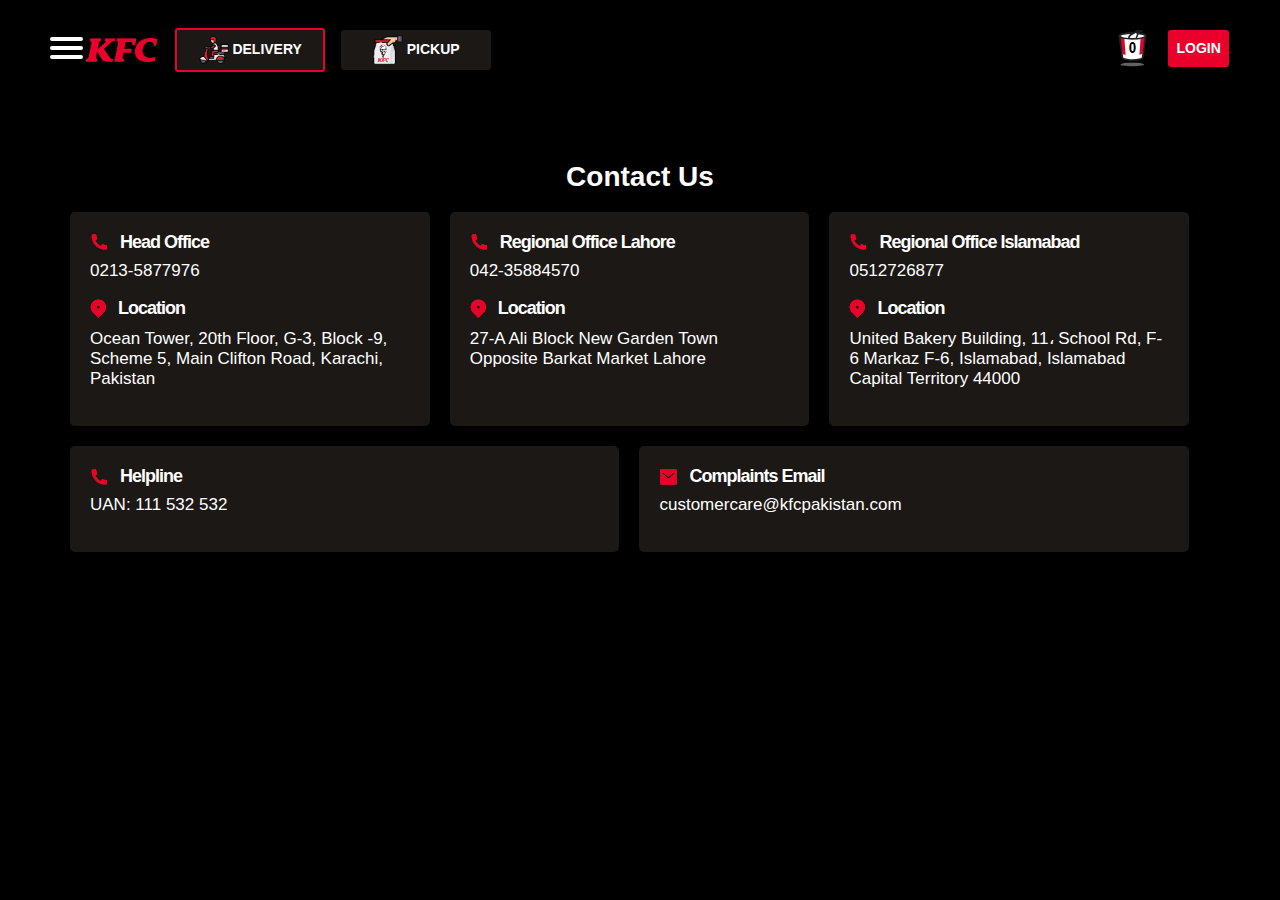
<file: contact us/contact.html>
<!DOCTYPE html>
<html lang="en">

<head>
    <meta charset="UTF-8">
    <meta name="viewport" content="width=device-width, initial-scale=1.0">
    <title>KFC Pakistan | Deals & Offers</title>
    <link rel="icon" href="../images/favicon.png">
    <link href="../bootstrap.min.css" rel="stylesheet">
    <link rel="stylesheet" href="../menu.css">
    <link rel="stylesheet" href="style.css">
</head>

<body>


    <!-- Navbar Started -->
    <header>

        <nav role="navigation">

            <div>

            <div id="menuToggle">
                <!--
          A fake / hidden checkbox is used as click reciever,
          so you can use the :checked selector on it.
          -->
                <input type="checkbox" />

                <!--
          Some spans to act as a hamburger.
          
          They are acting like a real hamburger,
          not that McDonalds stuff.
          -->
                <span class="bar"></span>
                <span class="bar"></span>
                <span class="bar"></span>

                <!--
          Too bad the menu has to be inside of the button
          but hey, it's pure CSS magic.
          -->
                <ul id="menu">
                    <div class="bucket d-flex justify-content-between">
                        <a href="../login/index.html"> 
                            <button class="py-2 text-uppercase text-white fw-bold px-2 border border-0">Login</button>
                        </a>
                        <div class="time">
                            <button href="#" class="text-white fw-bold rounded-4 day">Day</button>
                            <button href="#" class="text-white fw-bold rounded-4 night">Night</button>
                        </div>
                    </div>
                    <span id="menu-bar"></span>
                    <ul id="service" class="px-0 py-2">
                        <a href="#">
                            <li><img src="../images/hem menu/locate.jpg" alt="locator">Store Locator</li>
                        </a>
                        <a href="#">
                            <li><img src="../images/hem menu/track.jpg" alt="tracker">Track Order</li>
                        </a>
                        <a href="../menu page/menu.html">
                            <li><img src="../images/hem menu/explore.jpg" alt="explore">Explore Menu</li>
                        </a>
                    </ul>

                    <span id="menu-bar"></span>
                    <a href="../about us/about.html">
                        <li>about us</li>
                    </a>
                    <a href="#">
                        <li>feedback</li>
                    </a>
                    <a href="../T&C/index.html">
                        <li>terms & conditions</li>
                    </a>
                    <a href="../privacy page/privacy.html">
                        <li>privacy policy</li>
                    </a>
                    <a href="../contact us/contact.html">
                        <li>contact us</li>
                    </a>
                    <a href="../mitao bhook/bhook.html">
                        <li>mitao bhook</li>
                    </a>
                    <a href="../scholarship/mb-scholarship.html">
                        <li>mitao bhook - scholarship</li>
                    </a>
                    <a href="#">
                        <li>careers</li>
                    </a>
                </ul>

            </div>


        </div>

            <div class="logo gap-3">
                <a href="../index.html"><img src="../images/logo.png" alt="logo"></a>
                <a href="#" class="del-pick pick1">
                    <button class="delivery fw-bold">
                        <img src="../images/delivey.png" alt="delivery">
                        <span class="text-white"> Delivery</span>
                    </button>
                </a>
                <a href="#" class="del-pick">
                    <button class="pickup fw-bold">
                        <img src="../images/pickup.png" alt="pickup">
                        <span class="text-white"> Pickup</span>

                    </button>
                </a>

            </div>
            <div class="bucket d-flex gap-3">
                <img src="../images/bucket.png" alt="logo">
                <a href="../login/index.html"> 
                    <button class="py-2 text-uppercase text-white fw-bold px-2 border border-0">Login</button>
                </a>
            </div>
        </nav>
    </header>

    <!-- Navbar Ended -->

    <div class="container">
        <h3>Contact Us</h3>
        <div class="row contact">
            <div class="col-md-4">
                <h4><img src="../images/contact/tel-icon.png" alt="">Head Office</h4>
                <p>0213-5877976</p>
                <h4><img src="../images/contact/location-icon.png" alt="">Location</h4>
                <p>Ocean Tower, 20th Floor, G-3, Block -9, Scheme 5, Main Clifton Road, Karachi, Pakistan</p>
            </div>
            <div class="col-md-4">
                <h4><img src="../images/contact/tel-icon.png" alt="">Regional Office Lahore</h4>
                <p>042-35884570</p>
                <h4><img src="../images/contact/location-icon.png" alt="">Location</h4>
                <p>27-A Ali Block New Garden Town Opposite Barkat Market Lahore</p>
            </div>
            <div class="col-md-4">
                <h4><img src="../images/contact/tel-icon.png" alt="">Regional Office Islamabad</h4>
                <p>0512726877</p>
                <h4><img src="../images/contact/location-icon.png" alt="">Location</h4>
                <p>United Bakery Building, 11، School Rd, F-6 Markaz F-6, Islamabad, Islamabad Capital Territory 44000</p>
            </div>
        </div>


        <div class="row">
            <div class="col-md-6">
                <h4><img src="../images/contact/tel-icon.png" alt="">Helpline</h4>
                <p>UAN: 111 532 532</p>
            </div>
            <div class="col-md-6">
                <h4><img src="../images/contact/email-icon.png" alt="">Complaints Email</h4>
                <p>customercare@kfcpakistan.com</p>
            </div>
        </div>
    </div>
    <script src="../bootstrap.bundle.min.js"></script>

</body>
</html>
</file>
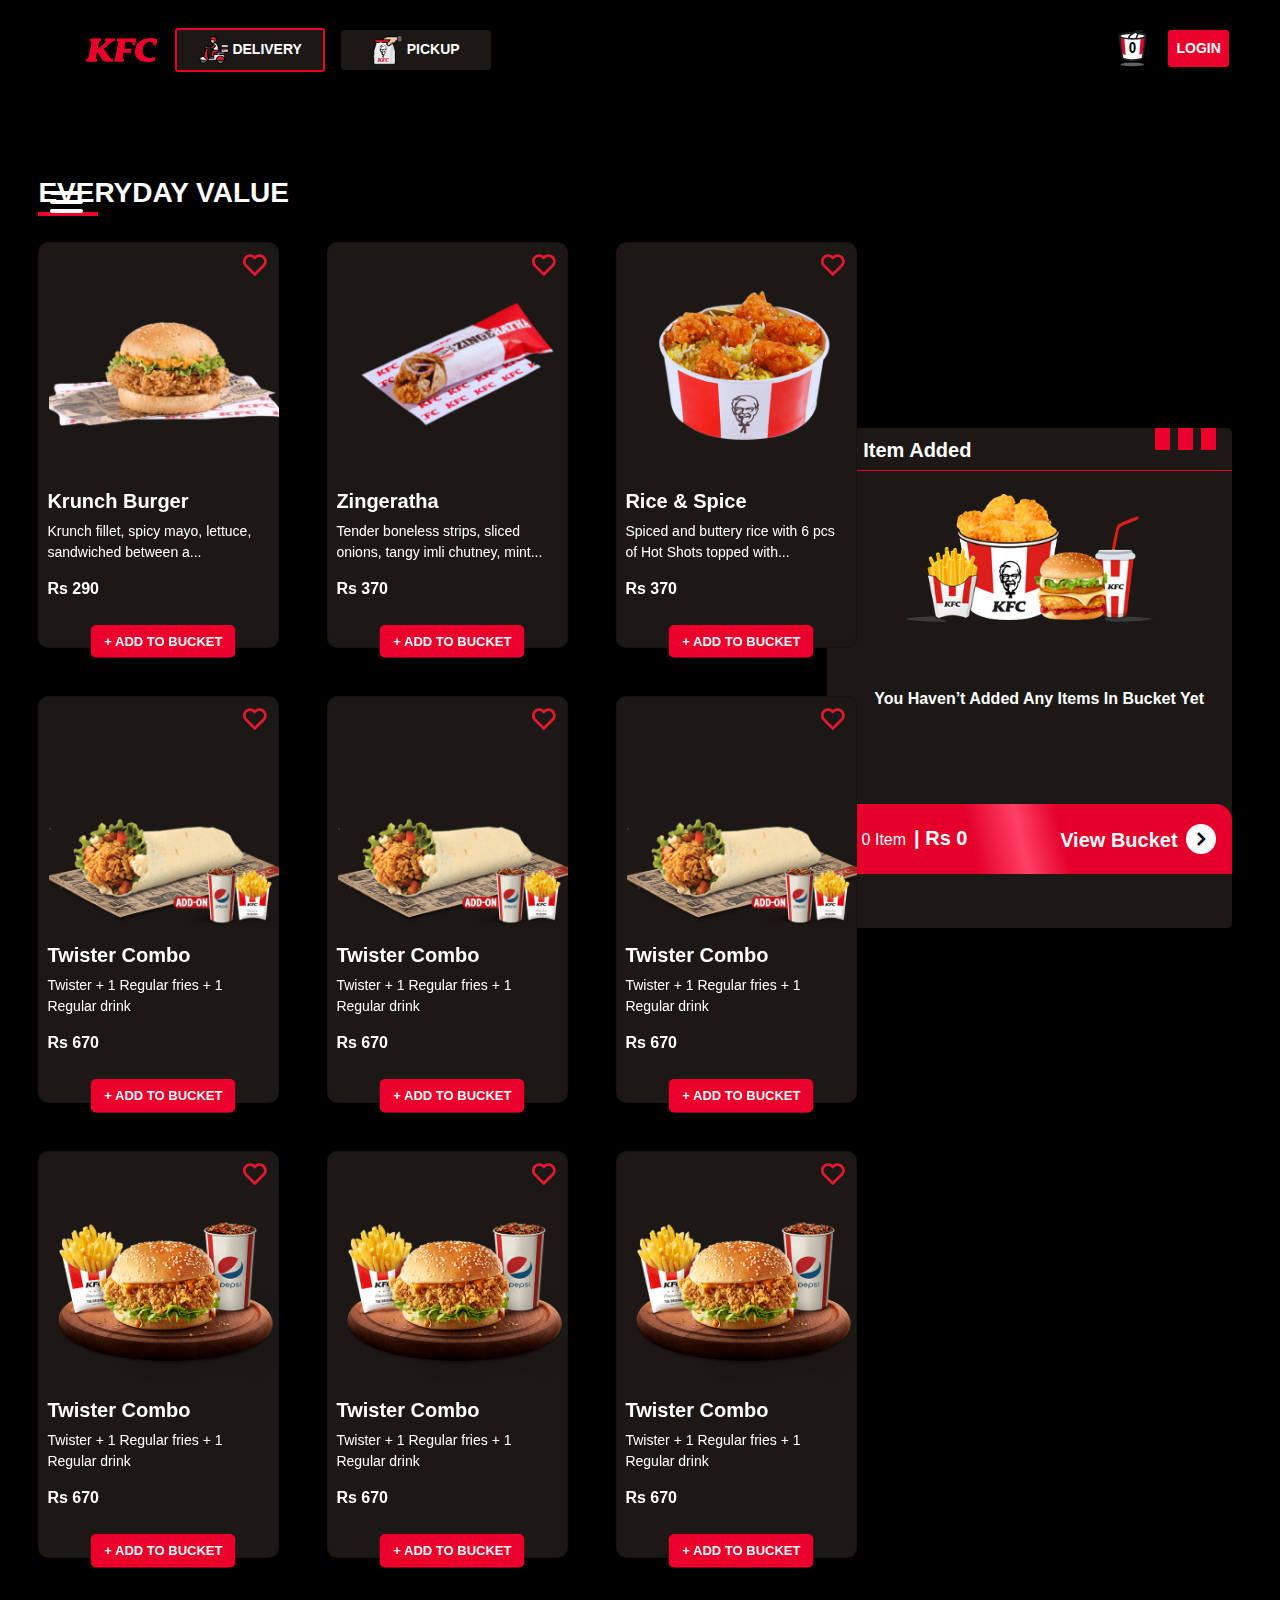
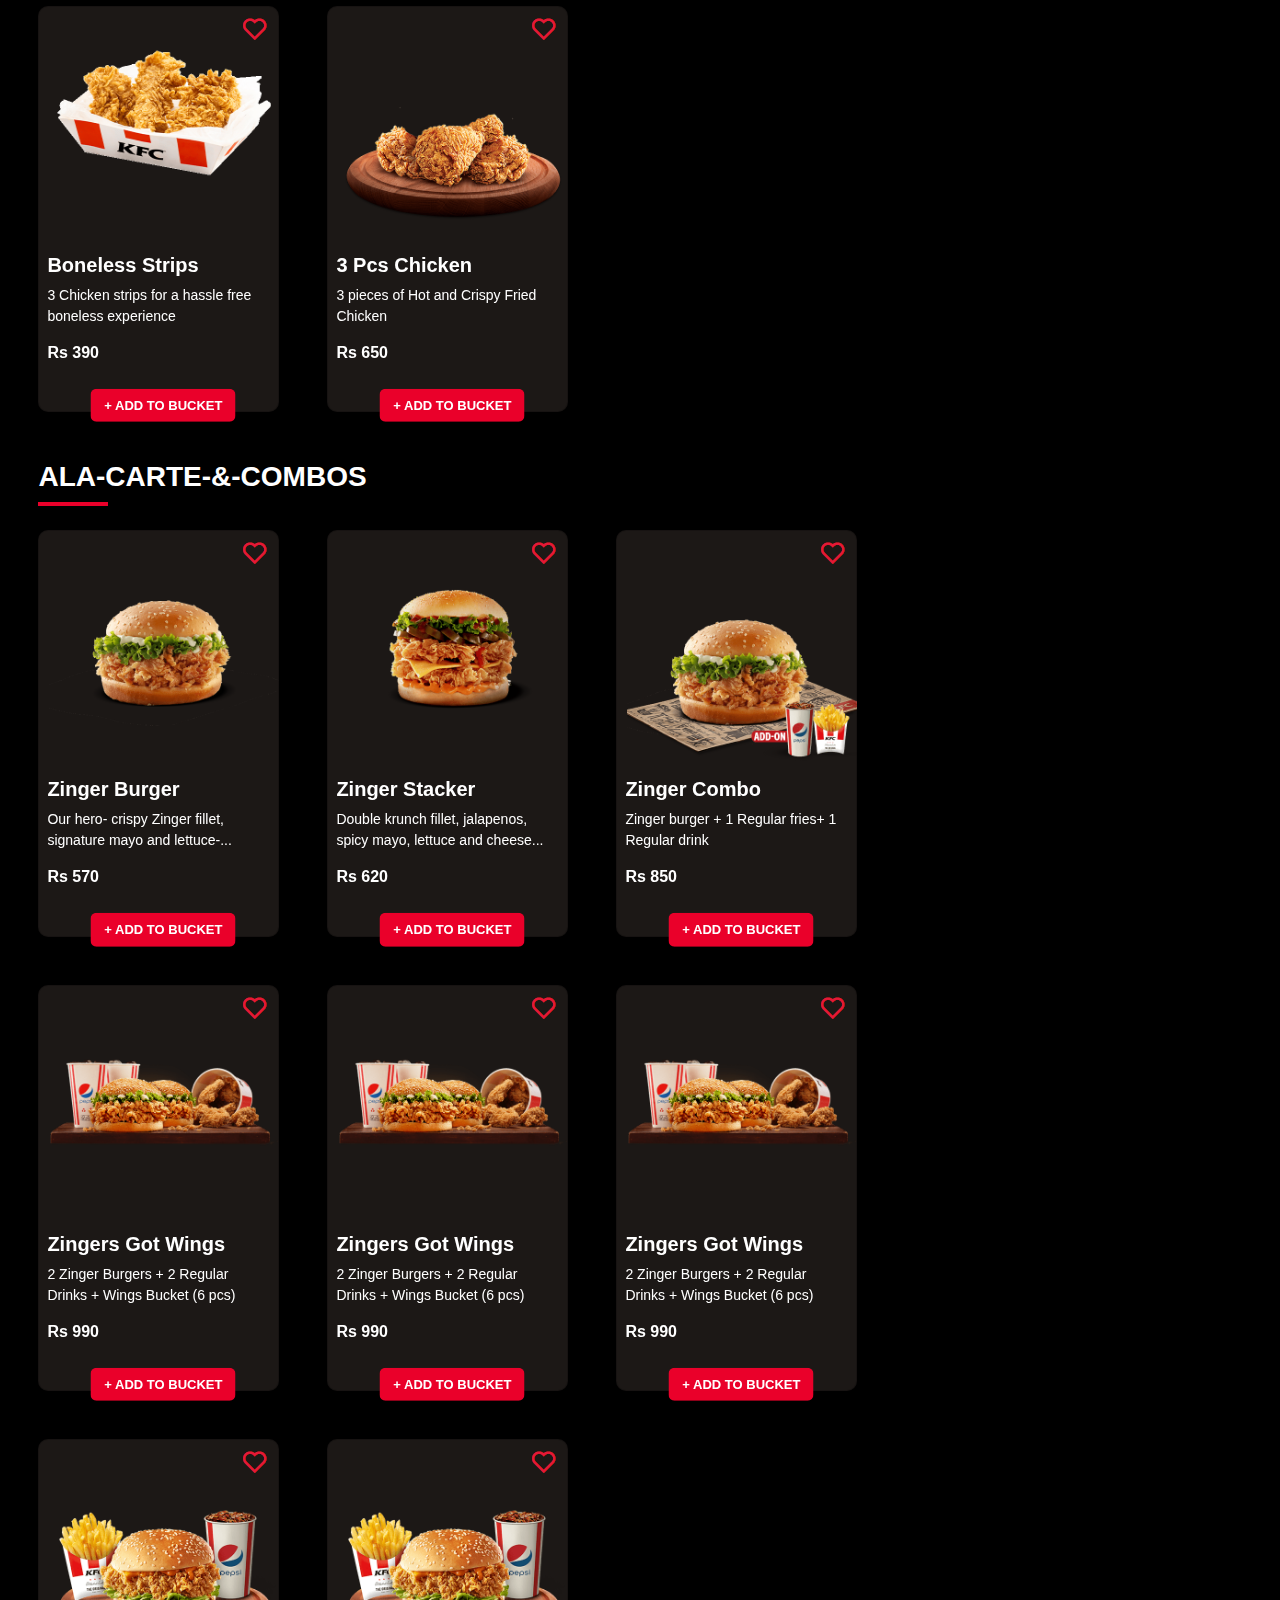
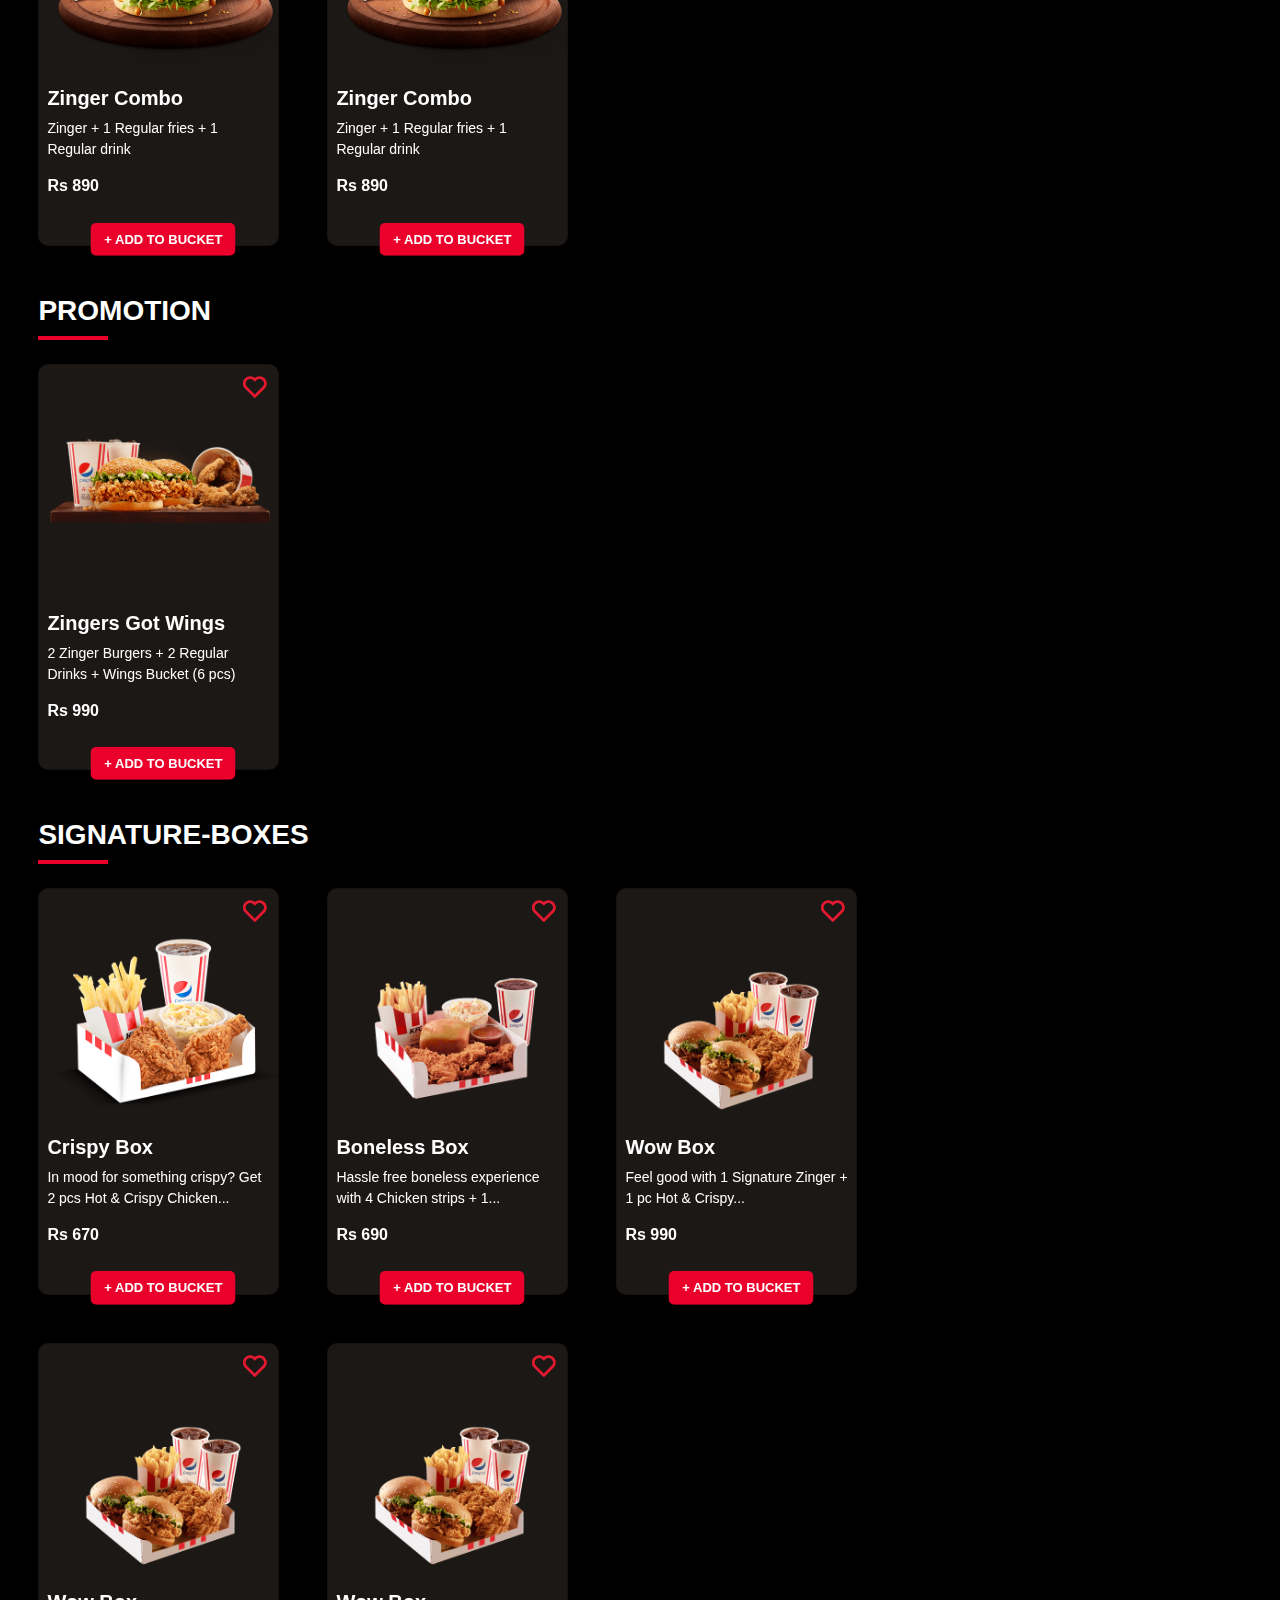
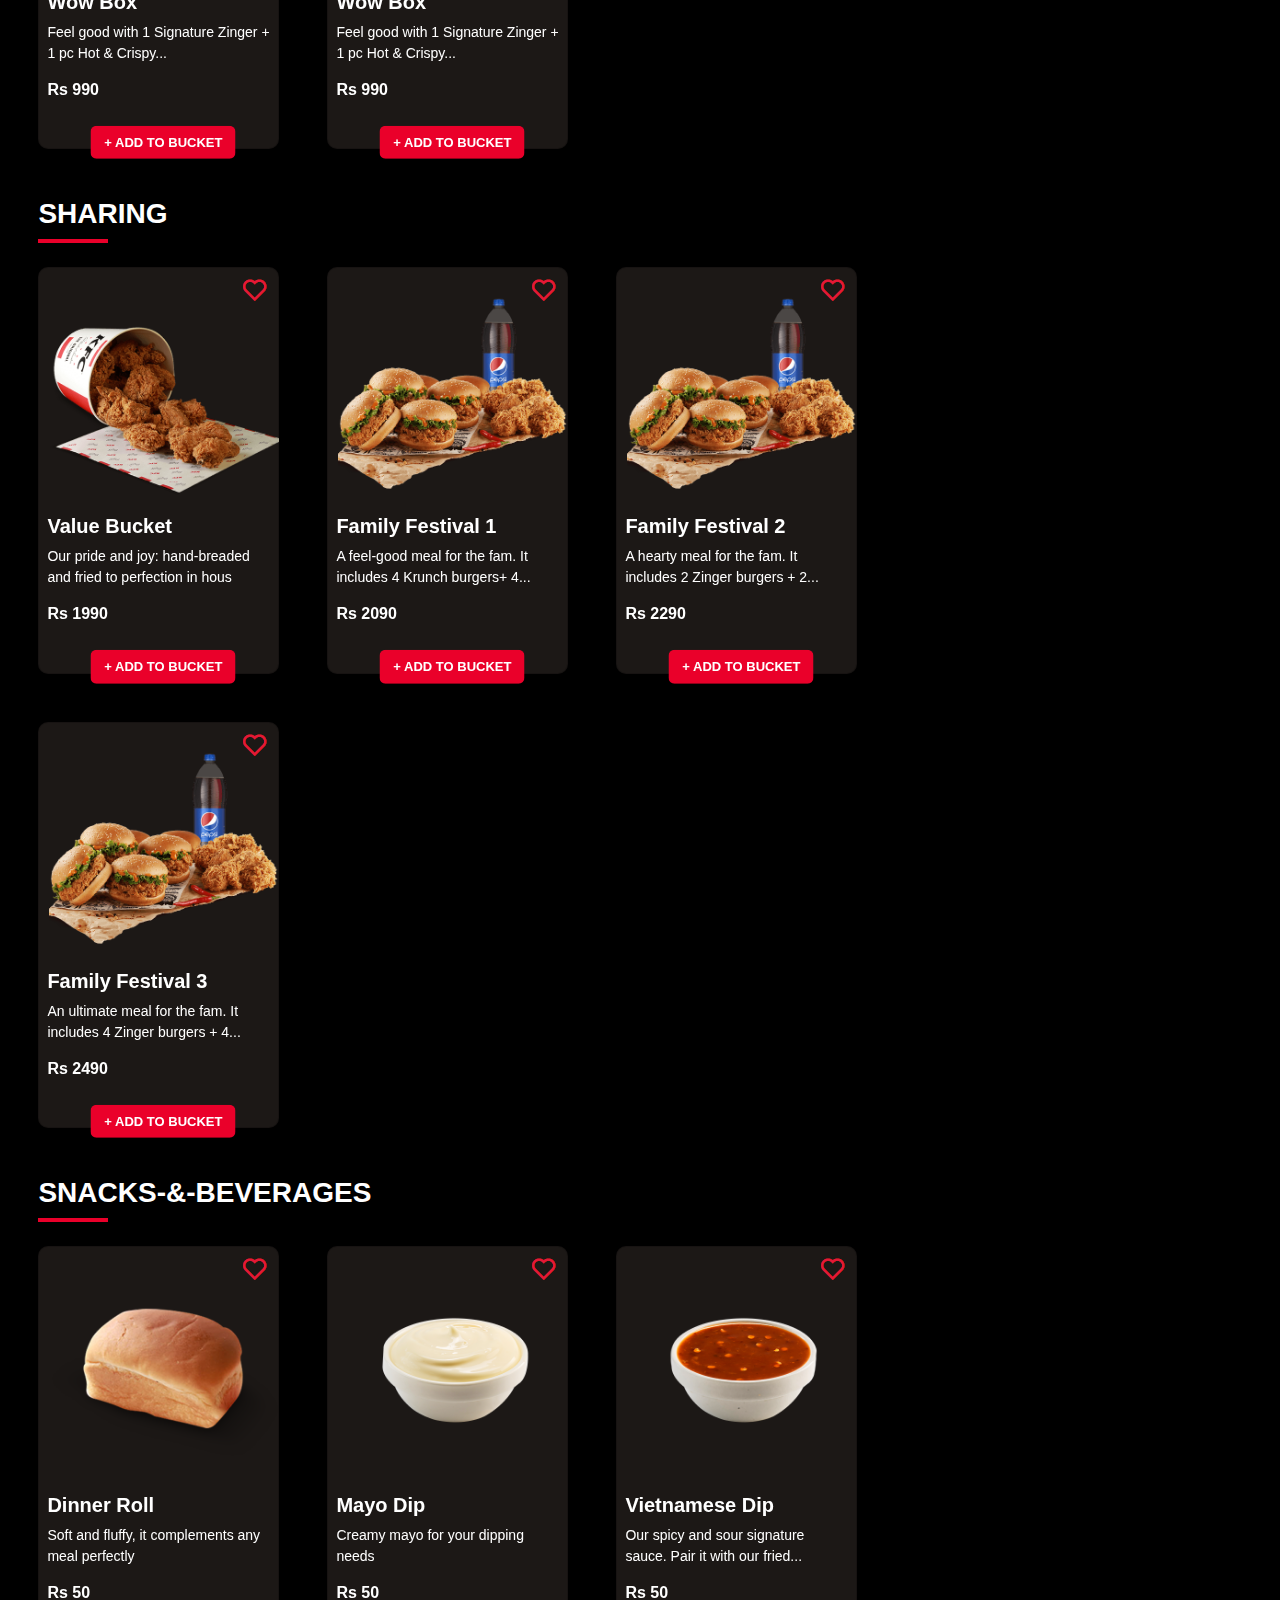
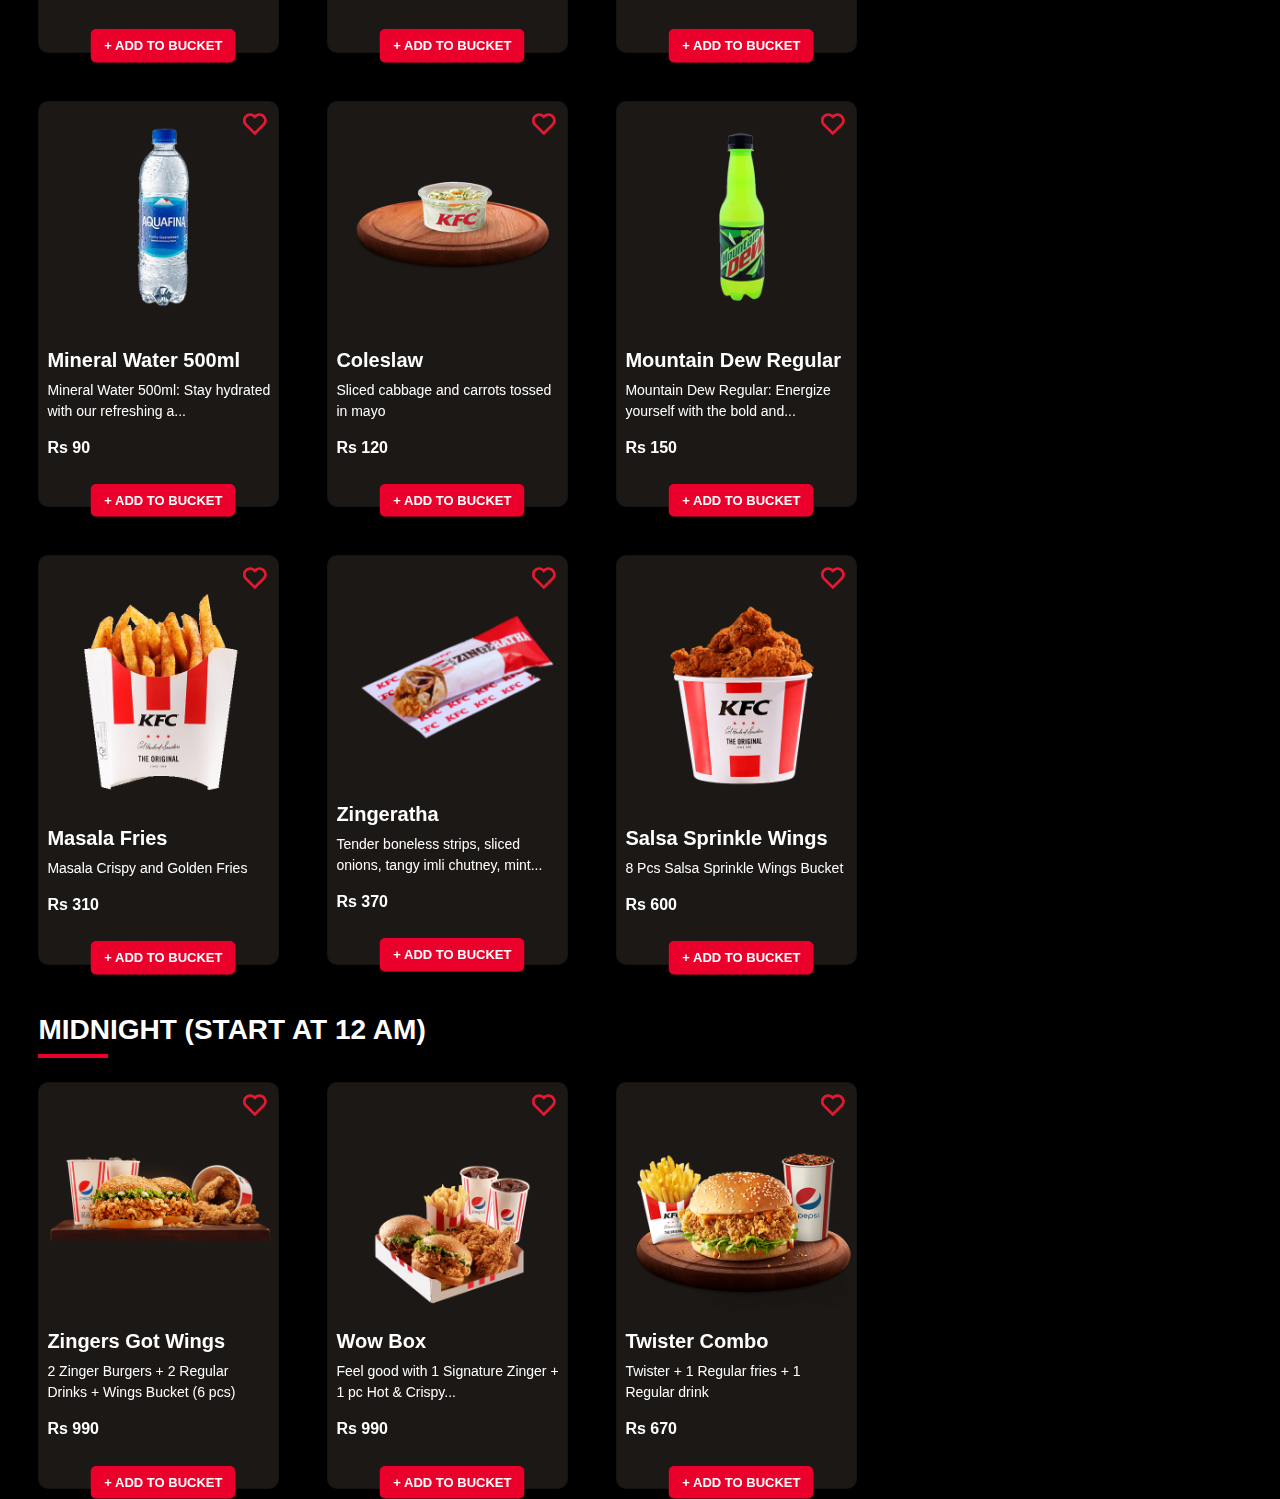
<file: menu page/menu.html>
<!DOCTYPE html>
<html lang="en">

<head>
    <meta charset="UTF-8">
    <meta name="viewport" content="width=device-width, initial-scale=1.0">
    <title>KFC Pakistan | Deals & Offers</title>
    <link rel="icon" href="../images/favicon.png">
    <link href="../bootstrap.min.css" rel="stylesheet">
    <link rel="stylesheet" href="../menu.css">
    <link rel="stylesheet" href="style.css">
</head>

<body>

    <!-- Navbar Started -->
    <header>

      <nav role="navigation">

          <div>

          <div id="menuToggle">
              <!--
        A fake / hidden checkbox is used as click reciever,
        so you can use the :checked selector on it.
        -->
              <input type="checkbox" />

              <!--
        Some spans to act as a hamburger.
        
        They are acting like a real hamburger,
        not that McDonalds stuff.
        -->
              <span class="bar"></span>
              <span class="bar"></span>
              <span class="bar"></span>

              <!--
        Too bad the menu has to be inside of the button
        but hey, it's pure CSS magic.
        -->
              <ul id="menu">
                  <div class="bucket d-flex justify-content-between">
                      <a href="../login/index.html"> 
                          <button class="py-2 text-uppercase text-white fw-bold px-2 border border-0">Login</button>
                      </a>
                      <div class="time">
                          <button href="#" class="text-white fw-bold rounded-4 day">Day</button>
                          <button href="#" class="text-white fw-bold rounded-4 night">Night</button>
                      </div>
                  </div>
                  <span id="menu-bar"></span>
                  <ul id="service" class="px-0 py-2">
                      <a href="#">
                          <li><img src="../images/hem menu/locate.jpg" alt="locator">Store Locator</li>
                      </a>
                      <a href="#">
                          <li><img src="../images/hem menu/track.jpg" alt="tracker">Track Order</li>
                      </a>
                      <a href="../menu page/menu.html">
                          <li><img src="../images/hem menu/explore.jpg" alt="explore">Explore Menu</li>
                      </a>
                  </ul>

                  <span id="menu-bar"></span>
                  <a href="../about us/about.html">
                      <li>about us</li>
                  </a>
                  <a href="#">
                      <li>feedback</li>
                  </a>
                  <a href="../T&C/index.html">
                      <li>terms & conditions</li>
                  </a>
                  <a href="../privacy page/privacy.html">
                      <li>privacy policy</li>
                  </a>
                  <a href="../contact us/contact.html">
                      <li>contact us</li>
                  </a>
                  <a href="../mitao bhook/bhook.html">
                      <li>mitao bhook</li>
                  </a>
                  <a href="../scholarship/mb-scholarship.html">
                      <li>mitao bhook - scholarship</li>
                  </a>
                  <a href="#">
                      <li>careers</li>
                  </a>
              </ul>

          </div>


      </div>

          <div class="logo gap-3">
              <a href="../index.html"><img src="../images/logo.png" alt="logo"></a>
              <a href="#" class="del-pick pick1">
                  <button class="delivery fw-bold">
                      <img src="../images/delivey.png" alt="delivery">
                      <span class="text-white"> Delivery</span>
                  </button>
              </a>
              <a href="#" class="del-pick">
                  <button class="pickup fw-bold">
                      <img src="../images/pickup.png" alt="pickup">
                      <span class="text-white"> Pickup</span>

                  </button>
              </a>

          </div>
          <div class="bucket d-flex gap-3">
              <img src="../images/bucket.png" alt="logo">
              <a href="../login/index.html"> 
                  <button class="py-2 text-uppercase text-white fw-bold px-2 border border-0">Login</button>
              </a>
          </div>
      </nav>
  </header>

    <!-- Navbar Ended -->


    <!-- everyday value -->


    <div class="menu-section mt-3">
        <h2 class="text-uppercase fw-bold mt-1 fs-3 top-deals">EVERYDAY VALUE</h2>
        <div class="bar"></div>

        <div class="d-flex gap-5 first-row ">

          <div class="card">
         
          <img src="../images/top deals/heart.png" alt="" class="heart">
              <img src="images/1.png" class="card-img-top" alt="...">
          <div class="card-body px-2">
            <h5 class="card-title fw-bold">Krunch Burger</h5>
            <p class="card-text">Krunch fillet, spicy mayo, lettuce, sandwiched between a...</p>
            <h4 class="fw-bold fs-6 m-0">Rs 290</h4>
            <a href="#" class="btn text-uppercase fw-bold px-2">+ add to bucket</a>
          </div>
        </div>
      
        <div class="card">
          
          <img src="../images/top deals/heart.png" alt="" class="heart">
              <img src="images/2.png" class="card-img-top" alt="...">
          <div class="card-body px-2">
            <h5 class="card-title fw-bold">Zingeratha</h5>
            <p class="card-text">Tender boneless strips, sliced onions, tangy imli chutney, mint...</p>
            <h4 class="fw-bold fs-6 m-0">Rs 370</h4>
            <a href="#" class="btn text-uppercase fw-bold px-2">+ add to bucket</a>
          </div>
        </div>
      
        <div class="card">
          
          <img src="../images/top deals/heart.png" alt="" class="heart">
              <img src="images/3.png" class="card-img-top" alt="...">
          <div class="card-body px-2">
            <h5 class="card-title fw-bold">Rice & Spice</h5>
            <p class="card-text">Spiced and buttery rice with 6 pcs of Hot Shots topped with...</p>
            <h4 class="fw-bold fs-6 m-0">Rs 370</h4>
            <a href="#" class="btn text-uppercase fw-bold px-2">+ add to bucket</a>
          </div>
        </div>     
      
      </div>

        <!-- price card started -->
        <div class="for-position">

            <div class="best-sellers-item mt-5">
                <div class="d-flex justify-content-between">
                    <h6>0 Item Added</h6>
                    <div class="d-flex gap-2 justify-content-between me-3">
                        <span></span><span></span><span></span>
                    </div>
                  </div>
                  <div class="d-flex gap-5 flex-column">
                      <img src="../images/card4.png" alt="">
                      <h6 class="text-center fs-6">You haven’t added any items in bucket yet</h6>
        
                      <a href="#" class="parent-card">
                          <div class="kfc-card-price">
                              <div class="d-flex justify-content-between align-items-center">
                                  <div class="d-flex align-items-baseline gap-2">
                                      <h6 class="fs-6 fw-normal">0 item</h6>
                                      <h5 class="fs-5 fw-bold">| Rs 0</h5>
                                  </div>
                                  <div class="d-flex align-items-center gap-2">
                                      <h6 class="fs-5 fw-bold">View Bucket</h6>
                                      <img src="../images/arrow.png" alt="">
                                  </div>
                              </div>
                          </div>
                      </a>
                  </div>
        </div>

    </div>
<!-- price card end -->
        
<div class="d-flex gap-5 mt-5">

            <div class="card">
           
            <img src="../images/top deals/heart.png" alt="" class="heart">
                <img src="../images/top deals/deal1.png" class="card-img-top" alt="...">
            <div class="card-body px-2">
              <h5 class="card-title fw-bold">Twister Combo</h5>
              <p class="card-text">Twister + 1 Regular fries + 1 Regular drink</p>
              <h4 class="fw-bold fs-6 m-0">Rs 670</h4>
              <a href="#" class="btn text-uppercase fw-bold px-2">+ add to bucket</a>
            </div>
          </div>

          <div class="card">
            
            <img src="../images/top deals/heart.png" alt="" class="heart">
                <img src="../images/top deals/deal1.png" class="card-img-top" alt="...">
            <div class="card-body px-2">
              <h5 class="card-title fw-bold">Twister Combo</h5>
              <p class="card-text">Twister + 1 Regular fries + 1 Regular drink</p>
              <h4 class="fw-bold fs-6 m-0">Rs 670</h4>
              <a href="#" class="btn text-uppercase fw-bold px-2">+ add to bucket</a>
            </div>
          </div>

          <div class="card">
            
            <img src="../images/top deals/heart.png" alt="" class="heart">
                <img src="../images/top deals/deal1.png" class="card-img-top" alt="...">
            <div class="card-body px-2">
              <h5 class="card-title fw-bold">Twister Combo</h5>
              <p class="card-text">Twister + 1 Regular fries + 1 Regular drink</p>
              <h4 class="fw-bold fs-6 m-0">Rs 670</h4>
              <a href="#" class="btn text-uppercase fw-bold px-2">+ add to bucket</a>
            </div>
          </div>     

        </div>



<div class="d-flex gap-5 mt-5">

    <div class="card">
   
    <img src="../images/top deals/heart.png" alt="" class="heart">
        <img src="images/deal2.png" class="card-img-top" alt="...">
    <div class="card-body px-2">
      <h5 class="card-title fw-bold">Twister Combo</h5>
      <p class="card-text">Twister + 1 Regular fries + 1 Regular drink</p>
      <h4 class="fw-bold fs-6 m-0">Rs 670</h4>
      <a href="#" class="btn text-uppercase fw-bold px-2">+ add to bucket</a>
    </div>
  </div>

  <div class="card">
    
    <img src="../images/top deals/heart.png" alt="" class="heart">
        <img src="images/deal2.png" class="card-img-top" alt="...">
    <div class="card-body px-2">
      <h5 class="card-title fw-bold">Twister Combo</h5>
      <p class="card-text">Twister + 1 Regular fries + 1 Regular drink</p>
      <h4 class="fw-bold fs-6 m-0">Rs 670</h4>
      <a href="#" class="btn text-uppercase fw-bold px-2">+ add to bucket</a>
    </div>
  </div>

  <div class="card">
    
    <img src="../images/top deals/heart.png" alt="" class="heart">
        <img src="images/deal2.png" class="card-img-top" alt="...">
    <div class="card-body px-2">
      <h5 class="card-title fw-bold">Twister Combo</h5>
      <p class="card-text">Twister + 1 Regular fries + 1 Regular drink</p>
      <h4 class="fw-bold fs-6 m-0">Rs 670</h4>
      <a href="#" class="btn text-uppercase fw-bold px-2">+ add to bucket</a>
    </div>
  </div>     

</div>


<div class="d-flex gap-5 mt-5">

    <div class="card">
   
    <img src="../images/top deals/heart.png" alt="" class="heart">
        <img src="images/4.png" class="card-img-top" alt="...">
    <div class="card-body px-2">
      <h5 class="card-title fw-bold">Boneless Strips</h5>
      <p class="card-text">3 Chicken strips for a hassle free boneless experience</p>
      <h4 class="fw-bold fs-6 m-0">Rs 390</h4>
      <a href="#" class="btn text-uppercase fw-bold px-2">+ add to bucket</a>
    </div>
  </div>

  <div class="card">
    
    <img src="../images/top deals/heart.png" alt="" class="heart">
        <img src="images/5.png" class="card-img-top" alt="...">
    <div class="card-body px-2">
      <h5 class="card-title fw-bold">3 Pcs Chicken</h5>
      <p class="card-text">3 pieces of Hot and Crispy Fried Chicken</p>
      <h4 class="fw-bold fs-6 m-0">Rs 650</h4>
      <a href="#" class="btn text-uppercase fw-bold px-2">+ add to bucket</a>
    </div>
  </div>  

</div>

<h2 class="text-uppercase fw-bold mt-5 fs-3">ALA-CARTE-&-COMBOS</h2>
<div class="bar1"></div>

<div class="d-flex gap-5 mt-4">

    <div class="card">
   
    <img src="../images/top deals/heart.png" alt="" class="heart">
        <img src="images/6.png" class="card-img-top" alt="...">
    <div class="card-body px-2">
      <h5 class="card-title fw-bold">Zinger Burger</h5>
      <p class="card-text">Our hero- crispy Zinger fillet, signature mayo and lettuce-...</p>
      <h4 class="fw-bold fs-6 m-0">Rs 570</h4>
      <a href="#" class="btn text-uppercase fw-bold px-2">+ add to bucket</a>
    </div>
  </div>

  <div class="card">
    
    <img src="../images/top deals/heart.png" alt="" class="heart">
        <img src="images/7.png" class="card-img-top" alt="...">
    <div class="card-body px-2">
      <h5 class="card-title fw-bold">Zinger Stacker</h5>
      <p class="card-text">Double krunch fillet, jalapenos, spicy mayo, lettuce and cheese...</p>
      <h4 class="fw-bold fs-6 m-0">Rs 620</h4>
      <a href="#" class="btn text-uppercase fw-bold px-2">+ add to bucket</a>
    </div>
  </div>

  <div class="card">
    
    <img src="../images/top deals/heart.png" alt="" class="heart">
        <img src="images/8.png" class="card-img-top" alt="...">
    <div class="card-body px-2">
      <h5 class="card-title fw-bold">Zinger Combo</h5>
      <p class="card-text">Zinger burger + 1 Regular fries+ 1 Regular drink</p>
      <h4 class="fw-bold fs-6 m-0">Rs 850</h4>
      <a href="#" class="btn text-uppercase fw-bold px-2">+ add to bucket</a>
    </div>
  </div>     

</div>
<div class="d-flex gap-5 mt-5">

    <div class="card">
   
    <img src="../images/top deals/heart.png" alt="" class="heart">
        <img src="images/9.png" class="card-img-top" alt="...">
    <div class="card-body px-2">
      <h5 class="card-title fw-bold">Zingers Got Wings</h5>
      <p class="card-text">2 Zinger Burgers + 2 Regular Drinks + Wings Bucket (6 pcs)</p>
      <h4 class="fw-bold fs-6 m-0">Rs 990</h4>
      <a href="#" class="btn text-uppercase fw-bold px-2">+ add to bucket</a>
    </div>
  </div>

  <div class="card">
    
    <img src="../images/top deals/heart.png" alt="" class="heart">
        <img src="images/9.png" class="card-img-top" alt="...">
    <div class="card-body px-2">
      <h5 class="card-title fw-bold">Zingers Got Wings</h5>
      <p class="card-text">2 Zinger Burgers + 2 Regular Drinks + Wings Bucket (6 pcs)</p>
      <h4 class="fw-bold fs-6 m-0">Rs 990</h4>
      <a href="#" class="btn text-uppercase fw-bold px-2">+ add to bucket</a>
    </div>
  </div>

  <div class="card">
    
    <img src="../images/top deals/heart.png" alt="" class="heart">
        <img src="images/9.png" class="card-img-top" alt="...">
    <div class="card-body px-2">
      <h5 class="card-title fw-bold">Zingers Got Wings</h5>
      <p class="card-text">2 Zinger Burgers + 2 Regular Drinks + Wings Bucket (6 pcs)</p>
      <h4 class="fw-bold fs-6 m-0">Rs 990</h4>
      <a href="#" class="btn text-uppercase fw-bold px-2">+ add to bucket</a>
    </div>
  </div>     

</div>

<div class="d-flex gap-5 mt-5">

    <div class="card">
   
    <img src="../images/top deals/heart.png" alt="" class="heart">
        <img src="images/deal2.png" class="card-img-top" alt="...">
    <div class="card-body px-2">
      <h5 class="card-title fw-bold">Zinger Combo</h5>
      <p class="card-text">Zinger + 1 Regular fries + 1 Regular drink</p>
      <h4 class="fw-bold fs-6 m-0">Rs 890</h4>
      <a href="#" class="btn text-uppercase fw-bold px-2">+ add to bucket</a>
    </div>
  </div>

  <div class="card">
    
    <img src="../images/top deals/heart.png" alt="" class="heart">
        <img src="images/deal2.png" class="card-img-top" alt="...">
    <div class="card-body px-2">
      <h5 class="card-title fw-bold">Zinger Combo</h5>
      <p class="card-text">Zinger + 1 Regular fries + 1 Regular drink</p>
      <h4 class="fw-bold fs-6 m-0">Rs 890</h4>
      <a href="#" class="btn text-uppercase fw-bold px-2">+ add to bucket</a>
    </div>
  </div>  

</div>

<h2 class="text-uppercase fw-bold mt-5 fs-3">PROMOTION</h2>
<div class="bar1"></div>

<div class="d-flex gap-5 mt-4">

    <div class="card">
   
    <img src="../images/top deals/heart.png" alt="" class="heart">
        <img src="images/9.png" class="card-img-top" alt="...">
    <div class="card-body px-2">
      <h5 class="card-title fw-bold">Zingers Got Wings</h5>
      <p class="card-text">2 Zinger Burgers + 2 Regular Drinks + Wings Bucket (6 pcs)</p>
      <h4 class="fw-bold fs-6 m-0">Rs 990</h4>
      <a href="#" class="btn text-uppercase fw-bold px-2">+ add to bucket</a>
    </div>
  </div>

</div>

<h2 class="text-uppercase fw-bold mt-5 fs-3">SIGNATURE-BOXES</h2>
<div class="bar1"></div>
<div class="d-flex gap-5 mt-4">

    <div class="card">
   
    <img src="../images/top deals/heart.png" alt="" class="heart">
        <img src="images/10.png" class="card-img-top" alt="...">
    <div class="card-body px-2">
      <h5 class="card-title fw-bold">Crispy Box</h5>
      <p class="card-text">In mood for something crispy? Get 2 pcs Hot & Crispy Chicken...</p>
      <h4 class="fw-bold fs-6 m-0">Rs 670</h4>
      <a href="#" class="btn text-uppercase fw-bold px-2">+ add to bucket</a>
    </div>
  </div>

  <div class="card">
    
    <img src="../images/top deals/heart.png" alt="" class="heart">
        <img src="images/11.png" class="card-img-top" alt="...">
    <div class="card-body px-2">
      <h5 class="card-title fw-bold">Boneless Box</h5>
      <p class="card-text">Hassle free boneless experience with 4 Chicken strips + 1...</p>
      <h4 class="fw-bold fs-6 m-0">Rs 690</h4>
      <a href="#" class="btn text-uppercase fw-bold px-2">+ add to bucket</a>
    </div>
  </div>

  <div class="card">
    
    <img src="../images/top deals/heart.png" alt="" class="heart">
        <img src="images/12.png" class="card-img-top" alt="...">
    <div class="card-body px-2">
      <h5 class="card-title fw-bold">Wow Box</h5>
      <p class="card-text">Feel good with 1 Signature Zinger + 1 pc Hot & Crispy...</p>
      <h4 class="fw-bold fs-6 m-0">Rs 990</h4>
      <a href="#" class="btn text-uppercase fw-bold px-2">+ add to bucket</a>
    </div>
  </div>     

</div>


<div class="d-flex gap-5 mt-5">

    <div class="card">
   
    <img src="../images/top deals/heart.png" alt="" class="heart">
    <img src="images/12.png" class="card-img-top" alt="...">
    <div class="card-body px-2">
      <h5 class="card-title fw-bold">Wow Box</h5>
      <p class="card-text">Feel good with 1 Signature Zinger + 1 pc Hot & Crispy...</p>
      <h4 class="fw-bold fs-6 m-0">Rs 990</h4>
      <a href="#" class="btn text-uppercase fw-bold px-2">+ add to bucket</a>
    </div>
  </div>

  <div class="card">
    
    <img src="../images/top deals/heart.png" alt="" class="heart">
    <img src="images/12.png" class="card-img-top" alt="...">
    <div class="card-body px-2">
      <h5 class="card-title fw-bold">Wow Box</h5>
      <p class="card-text">Feel good with 1 Signature Zinger + 1 pc Hot & Crispy...</p>
      <h4 class="fw-bold fs-6 m-0">Rs 990</h4>
      <a href="#" class="btn text-uppercase fw-bold px-2">+ add to bucket</a>
    </div>
  </div>  

</div>
    

<h2 class="text-uppercase fw-bold mt-5 fs-3">SHARING</h2>
<div class="bar1"></div>
<div class="d-flex gap-5 mt-4">

    <div class="card">
   
    <img src="../images/top deals/heart.png" alt="" class="heart">
        <img src="images/13.png" class="card-img-top" alt="...">
    <div class="card-body px-2">
      <h5 class="card-title fw-bold">Value Bucket</h5>
      <p class="card-text">Our pride and joy: hand-breaded and fried to perfection in hous</p>
      <h4 class="fw-bold fs-6 m-0">Rs 1990</h4>
      <a href="#" class="btn text-uppercase fw-bold px-2">+ add to bucket</a>
    </div>
  </div>

  <div class="card">
    
    <img src="../images/top deals/heart.png" alt="" class="heart">
        <img src="images/14.png" class="card-img-top" alt="...">
    <div class="card-body px-2">
      <h5 class="card-title fw-bold">Family Festival 1</h5>
      <p class="card-text">A feel-good meal for the fam. It includes 4 Krunch burgers+ 4...</p>
      <h4 class="fw-bold fs-6 m-0">Rs 2090</h4>
      <a href="#" class="btn text-uppercase fw-bold px-2">+ add to bucket</a>
    </div>
  </div>

  <div class="card">
    
    <img src="../images/top deals/heart.png" alt="" class="heart">
        <img src="images/14.png" class="card-img-top" alt="...">
    <div class="card-body px-2">
      <h5 class="card-title fw-bold">Family Festival 2</h5>
      <p class="card-text">A hearty meal for the fam. It includes 2 Zinger burgers + 2...</p>
      <h4 class="fw-bold fs-6 m-0">Rs 2290</h4>
      <a href="#" class="btn text-uppercase fw-bold px-2">+ add to bucket</a>
    </div>
  </div>     

</div>


<div class="d-flex gap-5 mt-5">

    <div class="card">
   
    <img src="../images/top deals/heart.png" alt="" class="heart">
        <img src="images/14.png" class="card-img-top" alt="...">
    <div class="card-body px-2">
      <h5 class="card-title fw-bold">Family Festival 3</h5>
      <p class="card-text">An ultimate meal for the fam. It includes 4 Zinger burgers + 4...</p>
      <h4 class="fw-bold fs-6 m-0">Rs 2490</h4>
      <a href="#" class="btn text-uppercase fw-bold px-2">+ add to bucket</a>
    </div>
  </div>

</div>


<h2 class="text-uppercase fw-bold mt-5 fs-3">SNACKS-&-BEVERAGES</h2>
<div class="bar1"></div>
<div class="d-flex gap-5 mt-4">

    <div class="card">
   
    <img src="../images/top deals/heart.png" alt="" class="heart">
        <img src="images/bread.png" class="card-img-top" alt="...">
    <div class="card-body px-2">
      <h5 class="card-title fw-bold">Dinner Roll</h5>
      <p class="card-text">Soft and fluffy, it complements any meal perfectly</p>
      <h4 class="fw-bold fs-6 m-0">Rs 50</h4>
      <a href="#" class="btn text-uppercase fw-bold px-2">+ add to bucket</a>
    </div>
  </div>

  <div class="card">
    
    <img src="../images/top deals/heart.png" alt="" class="heart">
        <img src="images/mayo.png" class="card-img-top" alt="...">
    <div class="card-body px-2">
      <h5 class="card-title fw-bold">Mayo Dip</h5>
      <p class="card-text">Creamy mayo for your dipping needs</p>
      <h4 class="fw-bold fs-6 m-0">Rs 50</h4>
      <a href="#" class="btn text-uppercase fw-bold px-2">+ add to bucket</a>
    </div>
  </div>

  <div class="card">
    
    <img src="../images/top deals/heart.png" alt="" class="heart">
        <img src="images/vietname.png" class="card-img-top" alt="...">
    <div class="card-body px-2">
      <h5 class="card-title fw-bold">Vietnamese Dip</h5>
      <p class="card-text">Our spicy and sour signature sauce. Pair it with our fried...</p>
      <h4 class="fw-bold fs-6 m-0">Rs 50</h4>
      <a href="#" class="btn text-uppercase fw-bold px-2">+ add to bucket</a>
    </div>
  </div>     

</div>
<div class="d-flex gap-5 mt-5">

    <div class="card">
   
    <img src="../images/top deals/heart.png" alt="" class="heart">
        <img src="images/water.png" class="card-img-top" alt="...">
    <div class="card-body px-2">
      <h5 class="card-title fw-bold">Mineral Water 500ml</h5>
      <p class="card-text">Mineral Water 500ml: Stay hydrated with our refreshing a...</p>
      <h4 class="fw-bold fs-6 m-0">Rs 90</h4>
      <a href="#" class="btn text-uppercase fw-bold px-2">+ add to bucket</a>
    </div>
  </div>

  <div class="card">
    
    <img src="../images/top deals/heart.png" alt="" class="heart">
        <img src="images/cole.png" class="card-img-top" alt="...">
    <div class="card-body px-2">
      <h5 class="card-title fw-bold">Coleslaw</h5>
      <p class="card-text">Sliced cabbage and carrots tossed in mayo</p>
      <h4 class="fw-bold fs-6 m-0">Rs 120</h4>
      <a href="#" class="btn text-uppercase fw-bold px-2">+ add to bucket</a>
    </div>
  </div>

  <div class="card">
    
    <img src="../images/top deals/heart.png" alt="" class="heart">
        <img src="images/dew.png" class="card-img-top" alt="...">
    <div class="card-body px-2">
      <h5 class="card-title fw-bold">Mountain Dew Regular</h5>
      <p class="card-text">Mountain Dew Regular: Energize yourself with the bold and...</p>
      <h4 class="fw-bold fs-6 m-0">Rs 150</h4>
      <a href="#" class="btn text-uppercase fw-bold px-2">+ add to bucket</a>
    </div>
  </div>     

</div>
<div class="d-flex gap-5 mt-5">

    <div class="card">
   
    <img src="../images/top deals/heart.png" alt="" class="heart">
        <img src="images/fries.png" class="card-img-top mt-4" alt="...">
    <div class="card-body px-2">
      <h5 class="card-title fw-bold">Masala Fries</h5>
      <p class="card-text">Masala Crispy and Golden Fries</p>
      <h4 class="fw-bold fs-6 m-0">Rs 310</h4>
      <a href="#" class="btn text-uppercase fw-bold px-2">+ add to bucket</a>
    </div>
  </div>

  <div class="card">
    
    <img src="../images/top deals/heart.png" alt="" class="heart">
        <img src="images/2.png" class="card-img-top" alt="...">
    <div class="card-body px-2">
      <h5 class="card-title fw-bold">Zingeratha</h5>
      <p class="card-text">Tender boneless strips, sliced onions, tangy imli chutney, mint...</p>
      <h4 class="fw-bold fs-6 m-0">Rs 370</h4>
      <a href="#" class="btn text-uppercase fw-bold px-2">+ add to bucket</a>
    </div>
  </div>

  <div class="card">
    
    <img src="../images/top deals/heart.png" alt="" class="heart">
        <img src="images/wings.png" class="card-img-top mt-4" alt="...">
    <div class="card-body px-2">
      <h5 class="card-title fw-bold">Salsa Sprinkle Wings</h5>
      <p class="card-text">8 Pcs Salsa Sprinkle Wings Bucket</p>
      <h4 class="fw-bold fs-6 m-0">Rs 600</h4>
      <a href="#" class="btn text-uppercase fw-bold px-2">+ add to bucket</a>
    </div>
  </div>     

</div>

<h2 class="text-uppercase fw-bold mt-5 fs-3">MIDNIGHT (START AT 12 AM)</h2>
<div class="bar1"></div>
<div class="d-flex gap-5 mt-4">


  <div class="card">
   
    <img src="../images/top deals/heart.png" alt="" class="heart">
        <img src="images/9.png" class="card-img-top" alt="...">
    <div class="card-body px-2">
      <h5 class="card-title fw-bold">Zingers Got Wings</h5>
      <p class="card-text">2 Zinger Burgers + 2 Regular Drinks + Wings Bucket (6 pcs)</p>
      <h4 class="fw-bold fs-6 m-0">Rs 990</h4>
      <a href="#" class="btn text-uppercase fw-bold px-2">+ add to bucket</a>
    </div>
  </div>

  <div class="card">
    
    <img src="../images/top deals/heart.png" alt="" class="heart">
        <img src="images/12.png" class="card-img-top" alt="...">
    <div class="card-body px-2">
      <h5 class="card-title fw-bold">Wow Box</h5>
      <p class="card-text">Feel good with 1 Signature Zinger + 1 pc Hot & Crispy...</p>
      <h4 class="fw-bold fs-6 m-0">Rs 990</h4>
      <a href="#" class="btn text-uppercase fw-bold px-2">+ add to bucket</a>
    </div>
  </div>  

  <div class="card">
   
    <img src="../images/top deals/heart.png" alt="" class="heart">
        <img src="images/deal2.png" class="card-img-top" alt="...">
    <div class="card-body px-2">
      <h5 class="card-title fw-bold">Twister Combo</h5>
      <p class="card-text">Twister + 1 Regular fries + 1 Regular drink</p>
      <h4 class="fw-bold fs-6 m-0">Rs 670</h4>
      <a href="#" class="btn text-uppercase fw-bold px-2">+ add to bucket</a>
    </div>
  </div>   

</div>

    </div>

    <script src="../bootstrap.bundle.min.js"></script>

</body>

</html>
</file>
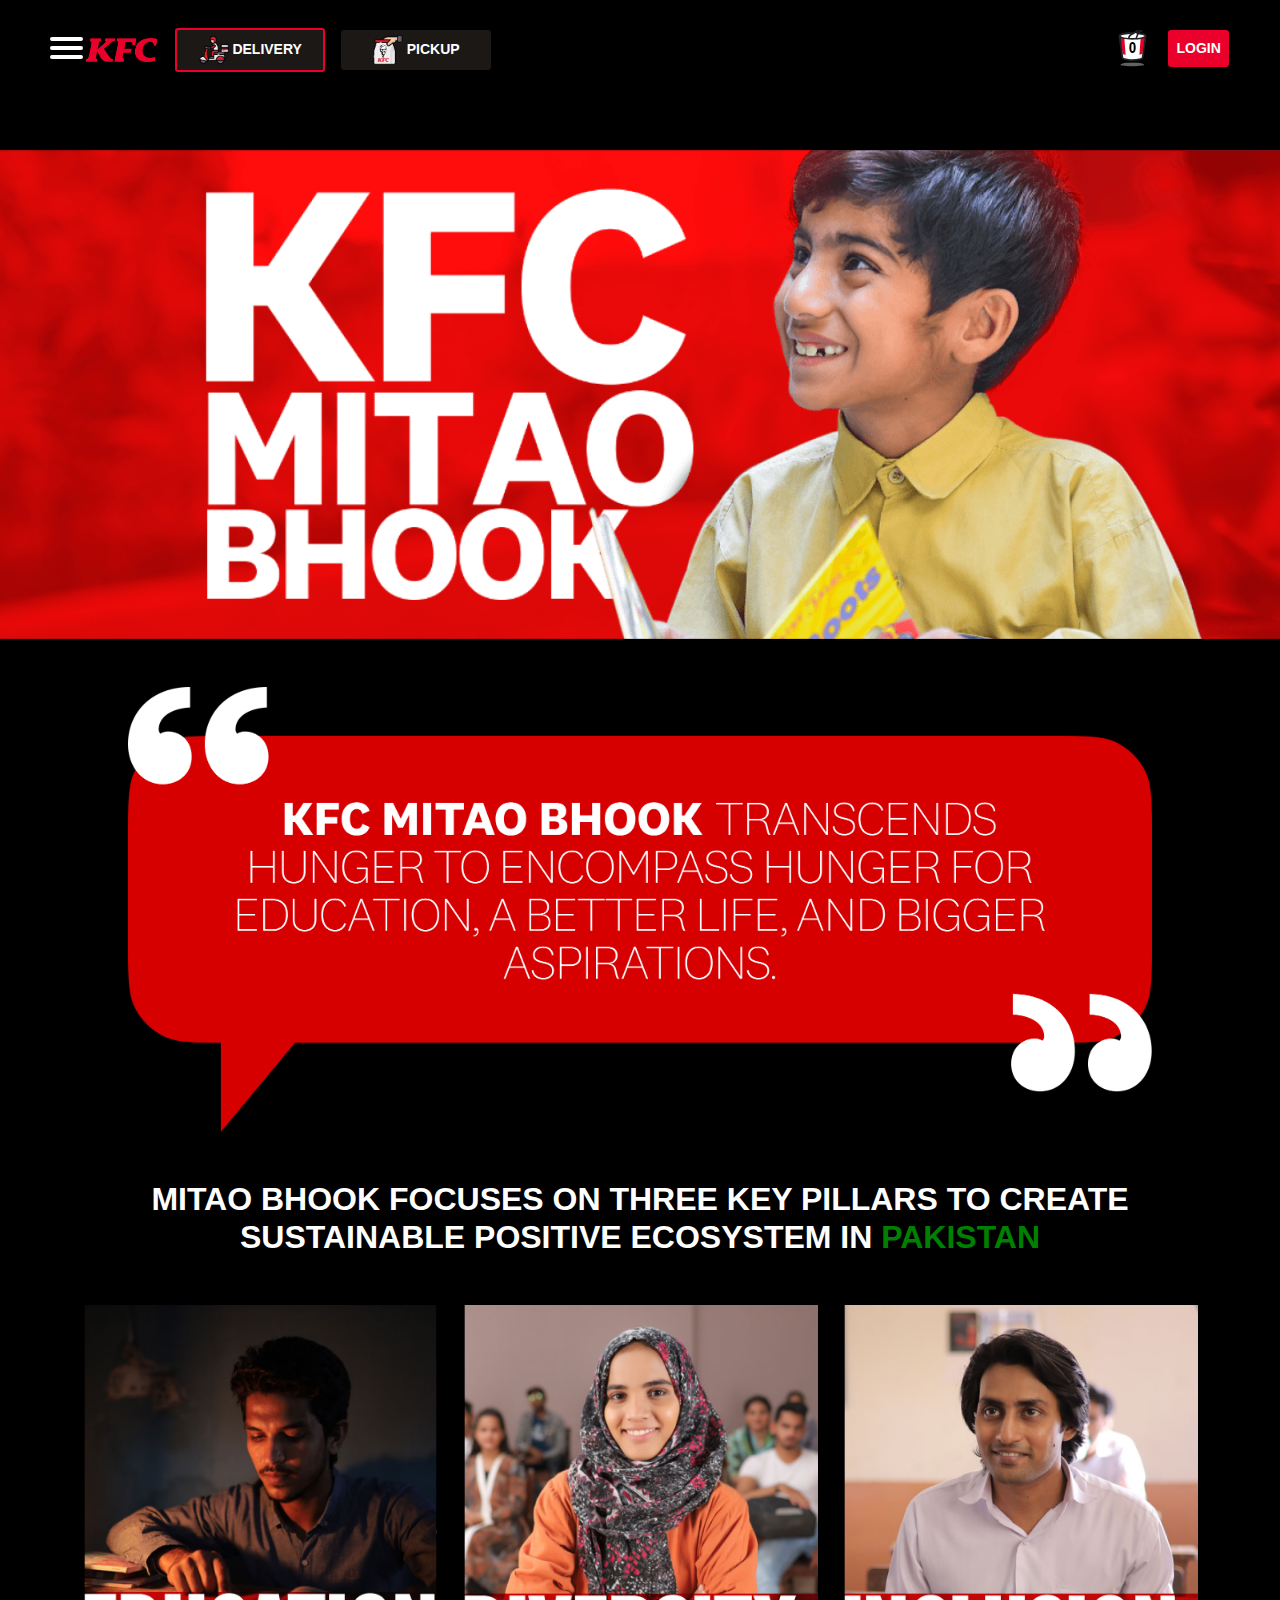
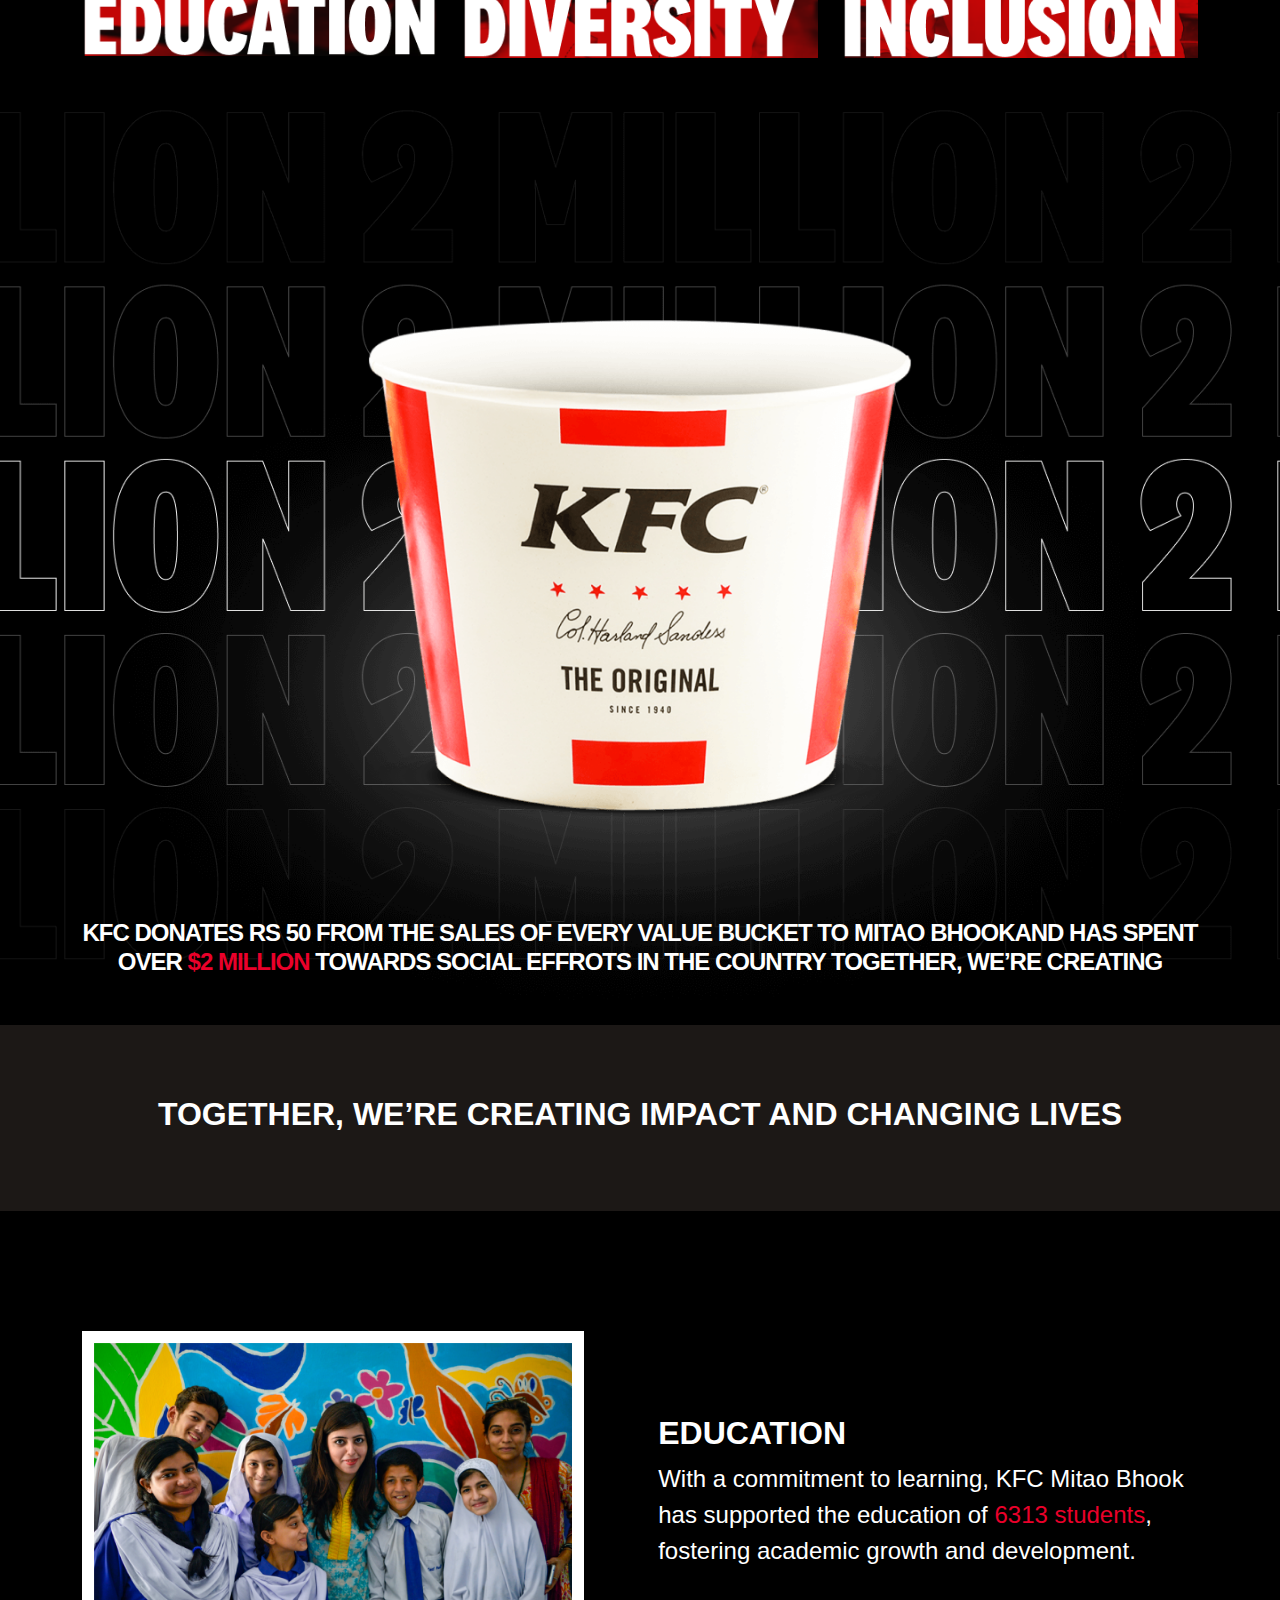
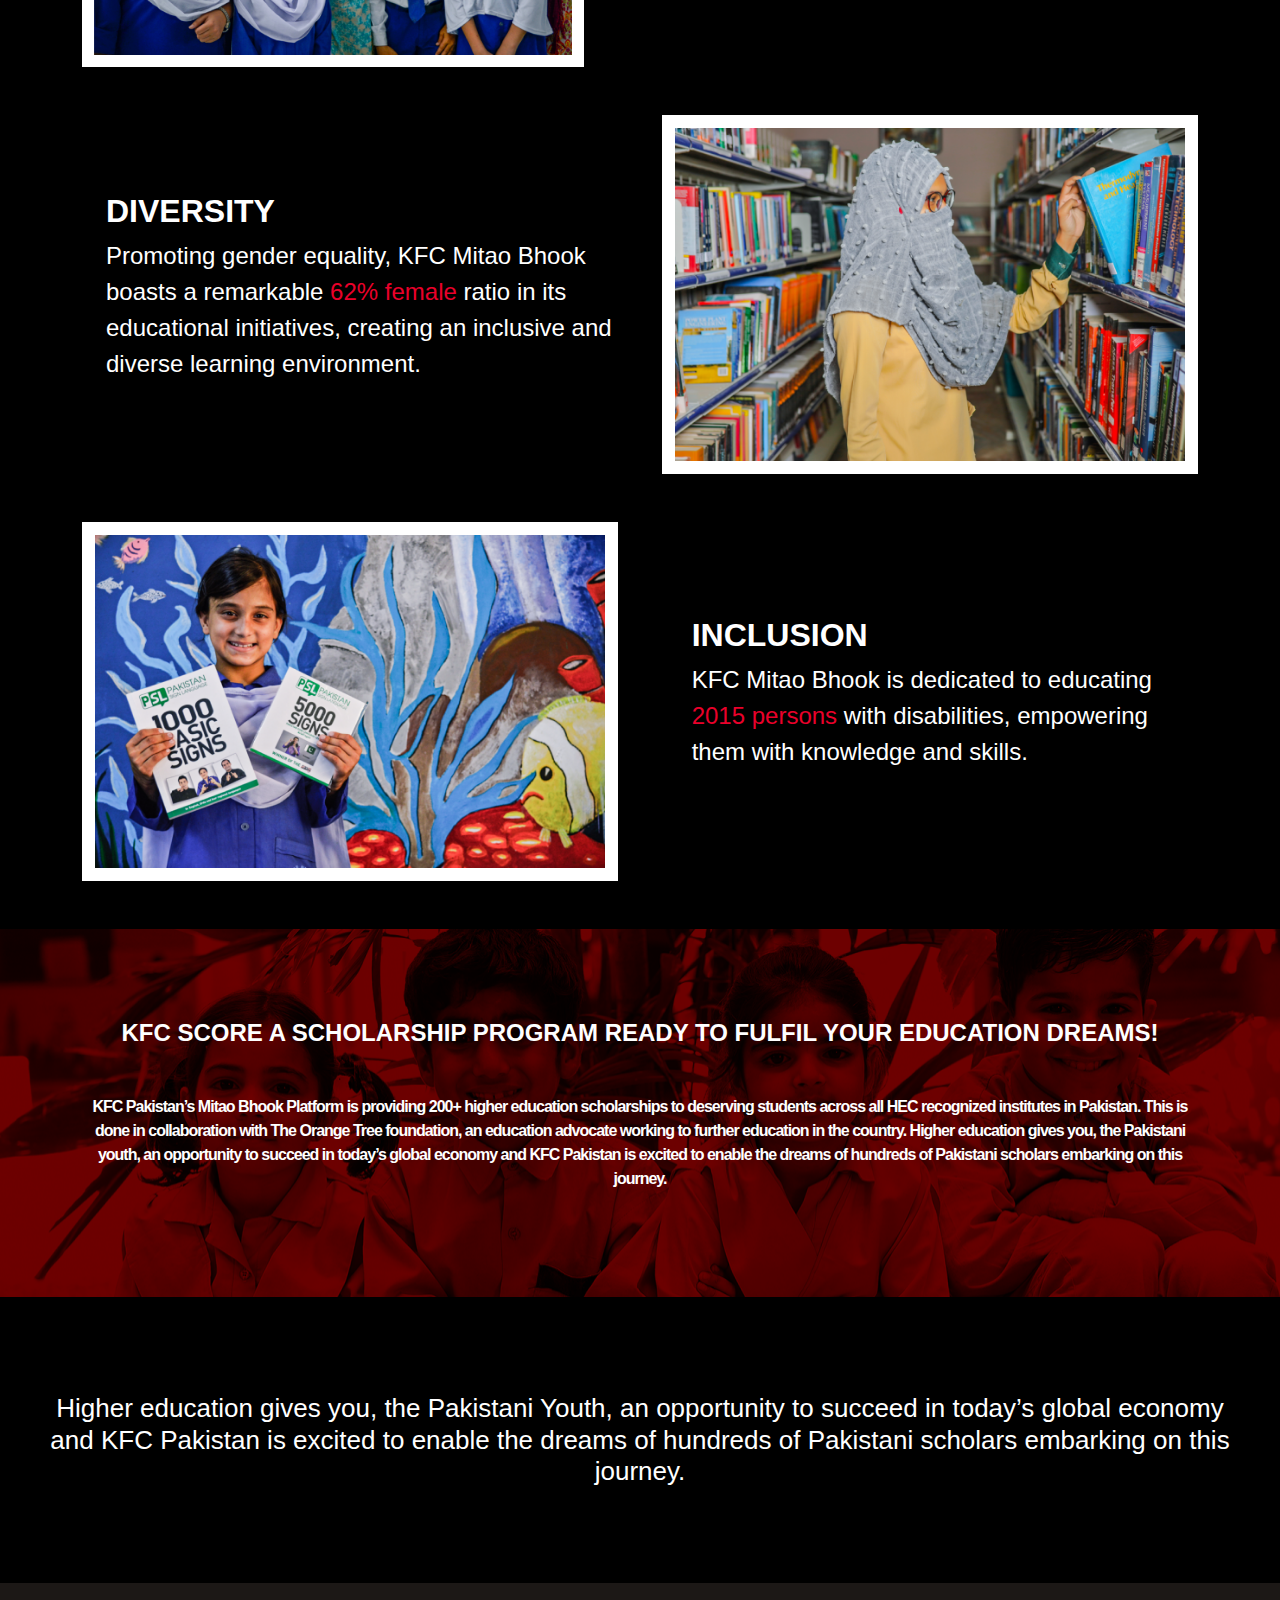
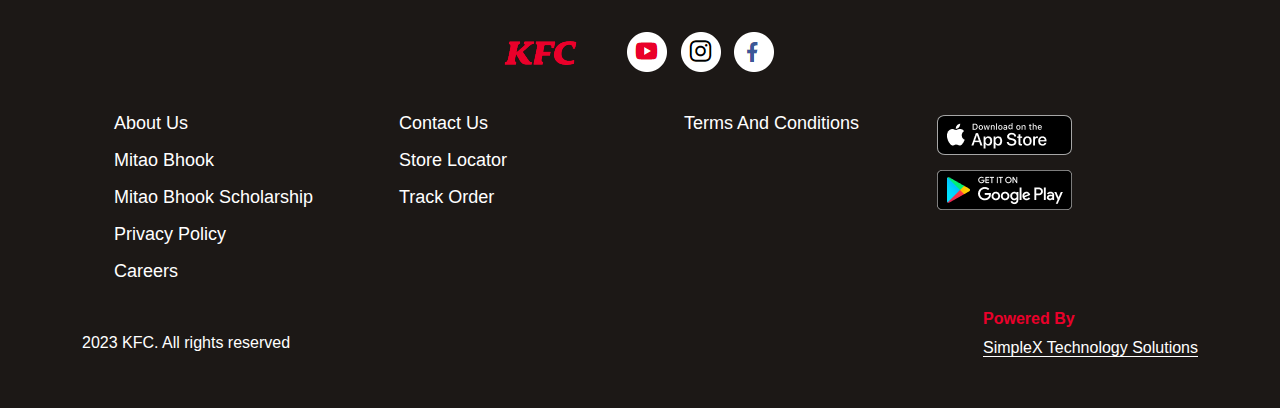
<file: mitao bhook/bhook.html>
<!DOCTYPE html>
<html lang="en">

<head>
    <meta charset="UTF-8">
    <meta name="viewport" content="width=device-width, initial-scale=1.0">
    <title>KFC Pakistan | Deals & Offers</title>
    <link rel="icon" href="../images/favicon.png">
    <link href="../bootstrap.min.css" rel="stylesheet">
    <link rel="stylesheet" href="../menu.css">
    <link rel="stylesheet" href="style.css">
</head>

<body>

    <!-- Navbar Started -->
    <header>

        <nav role="navigation">

            <div>

            <div id="menuToggle">
                <!--
          A fake / hidden checkbox is used as click reciever,
          so you can use the :checked selector on it.
          -->
                <input type="checkbox" />

                <!--
          Some spans to act as a hamburger.
          
          They are acting like a real hamburger,
          not that McDonalds stuff.
          -->
                <span class="bar"></span>
                <span class="bar"></span>
                <span class="bar"></span>

                <!--
          Too bad the menu has to be inside of the button
          but hey, it's pure CSS magic.
          -->
                <ul id="menu">
                    <div class="bucket d-flex justify-content-between">
                        <a href="../login/index.html"> 
                            <button class="py-2 text-uppercase text-white fw-bold px-2 border border-0">Login</button>
                        </a>
                        <div class="time">
                            <button href="#" class="text-white fw-bold rounded-4 day">Day</button>
                            <button href="#" class="text-white fw-bold rounded-4 night">Night</button>
                        </div>
                    </div>
                    <span id="menu-bar"></span>
                    <ul id="service" class="px-0 py-2">
                        <a href="#">
                            <li><img src="../images/hem menu/locate.jpg" alt="locator">Store Locator</li>
                        </a>
                        <a href="#">
                            <li><img src="../images/hem menu/track.jpg" alt="tracker">Track Order</li>
                        </a>
                        <a href="../menu page/menu.html">
                            <li><img src="../images/hem menu/explore.jpg" alt="explore">Explore Menu</li>
                        </a>
                    </ul>

                    <span id="menu-bar"></span>
                    <a href="../about us/about.html">
                        <li>about us</li>
                    </a>
                    <a href="#">
                        <li>feedback</li>
                    </a>
                    <a href="../T&C/index.html">
                        <li>terms & conditions</li>
                    </a>
                    <a href="../privacy page/privacy.html">
                        <li>privacy policy</li>
                    </a>
                    <a href="../contact us/contact.html">
                        <li>contact us</li>
                    </a>
                    <a href="../mitao bhook/bhook.html">
                        <li>mitao bhook</li>
                    </a>
                    <a href="../scholarship/mb-scholarship.html">
                        <li>mitao bhook - scholarship</li>
                    </a>
                    <a href="#">
                        <li>careers</li>
                    </a>
                </ul>

            </div>


        </div>

            <div class="logo gap-3">
                <a href="../index.html"><img src="../images/logo.png" alt="logo"></a>
                <a href="#" class="del-pick pick1">
                    <button class="delivery fw-bold">
                        <img src="../images/delivey.png" alt="delivery">
                        <span class="text-white"> Delivery</span>
                    </button>
                </a>
                <a href="#" class="del-pick">
                    <button class="pickup fw-bold">
                        <img src="../images/pickup.png" alt="pickup">
                        <span class="text-white"> Pickup</span>

                    </button>
                </a>

            </div>
            <div class="bucket d-flex gap-3">
                <img src="../images/bucket.png" alt="logo">
                <a href="../login/index.html"> 
                    <button class="py-2 text-uppercase text-white fw-bold px-2 border border-0">Login</button>
                </a>
            </div>
        </nav>
    </header>

    <!-- Navbar Ended -->


    <div class="main-img">
        <img src="../images/mitao bhook/main-img.png" alt="" width="100%">

        <img src="../images/mitao bhook/quote.png" alt="" class="quote-img mt-5">
    </div>

    <div class="container">
        <h2 class="text-center fw-bold my-5">MITAO BHOOK FOCUSES ON THREE KEY PILLARS TO CREATE SUSTAINABLE POSITIVE
            ECOSYSTEM IN <span class="pak">PAKISTAN</span></h2>

        <div class="row card-images">
            <div class="col-md-4">
                <img src="../images/mitao bhook/edu.png" alt="">
            </div>
            <div class="col-md-4">
                <img src="../images/mitao bhook/diversity.png" alt="">
            </div>
            <div class="col-md-4">
                <img src="../images/mitao bhook/inclusion.png" alt="">
            </div>

        </div>
    </div>

    <div class="hero-section">
        <img src="../images/mitao bhook/bucket.png" alt="">
        <h3>KFC DONATES RS 50 FROM THE SALES OF EVERY VALUE BUCKET TO MITAO BHOOKAND HAS SPENT OVER <span>$2
                MILLION</span> TOWARDS
            SOCIAL EFFROTS IN THE COUNTRY TOGETHER, WE’RE CREATING</h3>
    </div>


    <div class="container-fluid mt-5 mb-5 together">
        <h2 class="fw-bold text-center">TOGETHER, WE’RE CREATING IMPACT AND CHANGING LIVES</h2>
    </div>


    <div class="container departments">
        <div class="d-flex justify-content-center school">
            <img src="../images/mitao bhook/school.png" alt="">
            <div class="align-self-center ps-4">
                <h2 class="fw-bold">EDUCATION</h2>
                <p class="fs-4">With a commitment to learning, KFC Mitao Bhook has supported the education of <span>6313
                        students</span>,
                    fostering academic growth and development.</p>
            </div>
        </div>
        <div class="d-flex justify-content-center mt-5 diverse">
            <div class="align-self-center ps-4">
                <h2 class="fw-bold">DIVERSITY</h2>
                <p class="fs-4">Promoting gender equality, KFC Mitao Bhook boasts a remarkable <span>62% female</span>
                    ratio in its educational
                    initiatives, creating an inclusive and diverse learning environment.</p>
            </div>
            <img src="../images/mitao bhook/library.png" alt="">
        </div>
        <div class="d-flex justify-content-center mt-5 diverse">
            <img src="../images/mitao bhook/inclusion2.png" alt="">
            <div class="align-self-center ps-4">
                <h2 class="fw-bold">INCLUSION</h2>
                <p class="fs-4">KFC Mitao Bhook is dedicated to educating <span>2015 persons</span> with disabilities,
                    empowering them with
                    knowledge and skills.</p>
            </div>
        </div>
    </div>


    <div class="container-fluid mt-5 childs">
        <div class="container">
            <h4 class="text-center fw-bold">KFC SCORE A SCHOLARSHIP PROGRAM READY TO FULFIL YOUR EDUCATION DREAMS!
            </h4>
            <p class="mt-5 fw-bold">KFC Pakistan’s Mitao Bhook Platform is providing 200+ higher education scholarships
                to deserving students across all HEC recognized institutes in Pakistan. This is done in collaboration
                with The Orange Tree foundation, an education advocate working to further education in the country.
                Higher education gives you, the Pakistani youth, an opportunity to succeed in today’s global economy and
                KFC Pakistan is excited to enable the dreams of hundreds of Pakistani scholars embarking on this
                journey.
            </p>
        </div>
    </div>

    <h2 class="text-center mt-5 p-5" style="font-size: 26px;">Higher education gives you, the Pakistani Youth, an
        opportunity to succeed in today’s global economy and KFC
        Pakistan is excited to enable the dreams of hundreds of Pakistani scholars embarking on this journey.
    </h2>



    <!-- footer started -->
    <footer class="mt-5 py-5">
        <div class="container">
            <div class="d-flex justify-content-center gap-3 align-items-center gap-5">
                <a href="../index.html"> <img src="../images/logo.png" alt="logo"></a>
                <div class="d-flex gap-2">
                    <a href="https://www.youtube.com/channel/UCg4hfdWApV0Uea6aFW7PZUg" target="_blank">
                        <img src="../images/social/yt.png" alt="youtube">
                    </a>

                    <a href="https://www.instagram.com/kfcpakistanofficial/?hl=en" target="_blank">
                        <img src="../images/social/insta.png" alt="insta">
                    </a>
                    <a href="https://www.facebook.com/KFCPakistan/" target="_blank">
                        <img src="../images/social/fb.png" alt="facebook">
                    </a>
                </div>
            </div>


            <div class="row text-capitalize mt-4">
                <div class="col-md-3">
                    <ul>
                        <a href="../about us/about.html">
                            <li>about us</li>
                        </a>
                        <a href="../mitao bhook/bhook.html">
                            <li>mitao bhook</li>
                        </a>
                        <a href="../scholarship/mb-scholarship.html">
                            <li>mitao bhook scholarship</li>
                        </a>
                        <a href="../privacy page/privacy.html">
                            <li>privacy policy</li>
                        </a>
                        <a href="#">
                            <li>careers</li>
                        </a>
                    </ul>
                </div>
                <div class="col-md-3">
                    <ul>
                        <a href="../contact us/contact.html">
                            <li>contact us</li>
                        </a>
                        <a href="#">
                            <li>store locator</li>
                        </a>
                        <a href="#">
                            <li>track order</li>
                        </a>
                    </ul>
                </div>
                <div class="col-md-3">
                    <ul>
                        <a href="../T&C/index.html">
                            <li>terms and conditions</li>
                        </a>
                    </ul>
                </div>
                <div class="col-md-3">
                    <a href="https://apps.apple.com/us/app/kfc-pakistan/id1480491422" target="_blank">
                        <img src="../images/app-store.png" alt="app-store"></a>
                    <a href="https://play.google.com/store/apps/details?id=io.bramerz.kfc&hl=en&gl=US" target="_blank">
                        <img src="../images/google-play.png" alt="google-play"></a>
                </div>
            </div>



            <div class="d-flex justify-content-between  align-items-end mt-2">
                <h6>2023 KFC. All rights reserved</h6>

                <div class="power">
                    <h5>powered by</h5>
                    <a href="https://simplexts.net/" target="_blank" class="text-white">SimpleX Technology Solutions</a>
                </div>
            </div>
        </div>



    </footer>

    <script src="../bootstrap.bundle.min.js"></script>

</body>

</html>
</file>
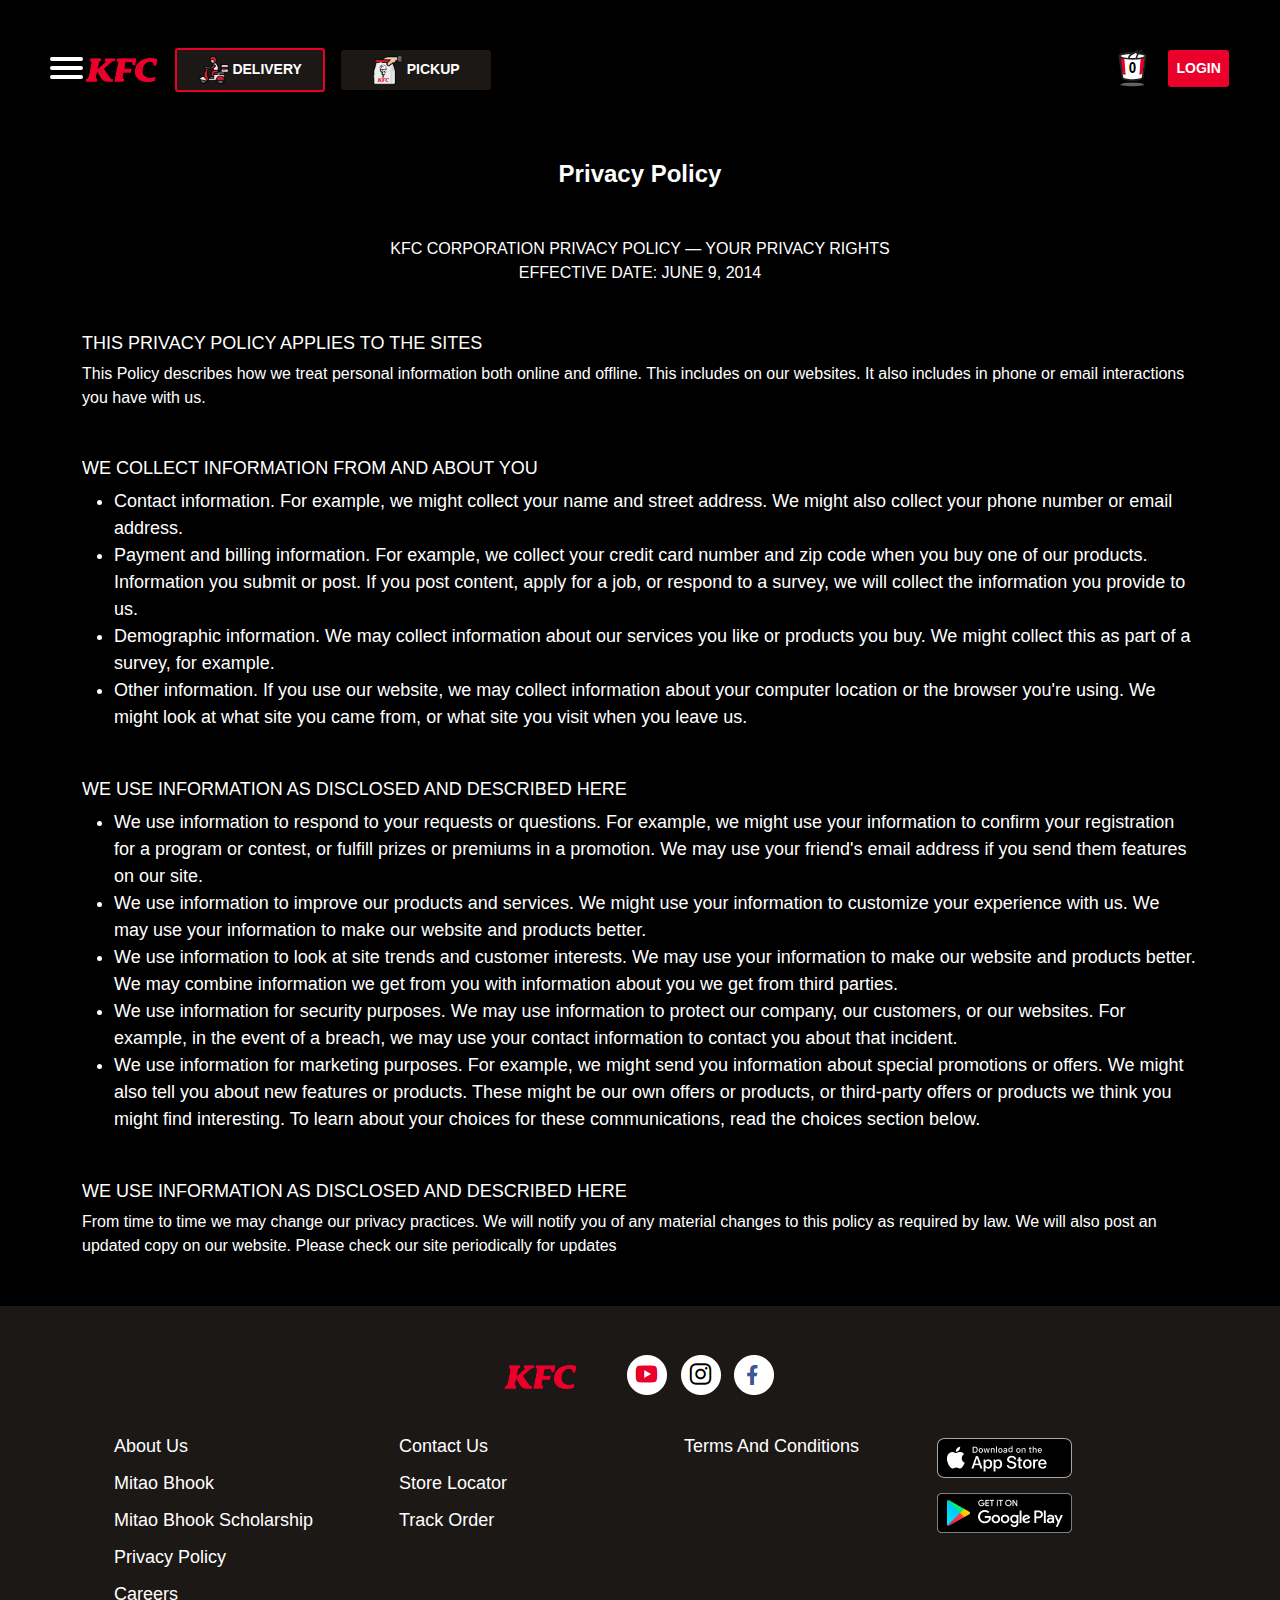
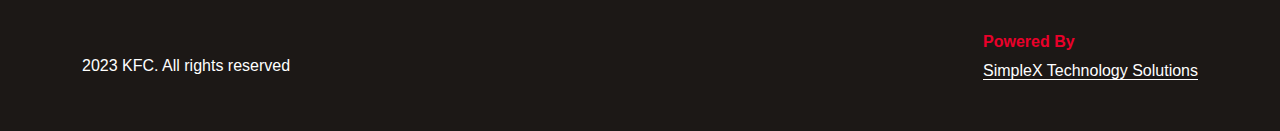
<file: privacy page/privacy.html>
<!DOCTYPE html>
<html lang="en">

<head>
    <meta charset="UTF-8">
    <meta name="viewport" content="width=device-width, initial-scale=1.0">
    <title>KFC Pakistan | Deals & Offers</title>
    <link rel="icon" href="../images/favicon.png">
    <link href="../bootstrap.min.css" rel="stylesheet">
    <link rel="stylesheet" href="../menu.css">
    <link rel="stylesheet" href="style.css">
</head>

<body>


    <!-- Navbar Started -->
    <header>

        <nav role="navigation">

            <div>

            <div id="menuToggle">
                <!--
          A fake / hidden checkbox is used as click reciever,
          so you can use the :checked selector on it.
          -->
                <input type="checkbox" />

                <!--
          Some spans to act as a hamburger.
          
          They are acting like a real hamburger,
          not that McDonalds stuff.
          -->
                <span class="bar"></span>
                <span class="bar"></span>
                <span class="bar"></span>

                <!--
          Too bad the menu has to be inside of the button
          but hey, it's pure CSS magic.
          -->
                <ul id="menu">
                    <div class="bucket d-flex justify-content-between">
                        <a href="../login/index.html"> 
                            <button class="py-2 text-uppercase text-white fw-bold px-2 border border-0">Login</button>
                        </a>
                        <div class="time">
                            <button href="#" class="text-white fw-bold rounded-4 day">Day</button>
                            <button href="#" class="text-white fw-bold rounded-4 night">Night</button>
                        </div>
                    </div>
                    <span id="menu-bar"></span>
                    <ul id="service" class="px-0 py-2">
                        <a href="#">
                            <li><img src="../images/hem menu/locate.jpg" alt="locator">Store Locator</li>
                        </a>
                        <a href="#">
                            <li><img src="../images/hem menu/track.jpg" alt="tracker">Track Order</li>
                        </a>
                        <a href="../menu page/menu.html">
                            <li><img src="../images/hem menu/explore.jpg" alt="explore">Explore Menu</li>
                        </a>
                    </ul>

                    <span id="menu-bar"></span>
                    <a href="../about us/about.html">
                        <li>about us</li>
                    </a>
                    <a href="#">
                        <li>feedback</li>
                    </a>
                    <a href="../T&C/index.html">
                        <li>terms & conditions</li>
                    </a>
                    <a href="../privacy page/privacy.html">
                        <li>privacy policy</li>
                    </a>
                    <a href="../contact us/contact.html">
                        <li>contact us</li>
                    </a>
                    <a href="../mitao bhook/bhook.html">
                        <li>mitao bhook</li>
                    </a>
                    <a href="../scholarship/mb-scholarship.html">
                        <li>mitao bhook - scholarship</li>
                    </a>
                    <a href="#">
                        <li>careers</li>
                    </a>
                </ul>

            </div>


        </div>

            <div class="logo gap-3">
                <a href="../index.html"><img src="../images/logo.png" alt="logo"></a>
                <a href="#" class="del-pick pick1">
                    <button class="delivery fw-bold">
                        <img src="../images/delivey.png" alt="delivery">
                        <span class="text-white"> Delivery</span>
                    </button>
                </a>
                <a href="#" class="del-pick">
                    <button class="pickup fw-bold">
                        <img src="../images/pickup.png" alt="pickup">
                        <span class="text-white"> Pickup</span>

                    </button>
                </a>

            </div>
            <div class="bucket d-flex gap-3">
                <img src="../images/bucket.png" alt="logo">
                <a href="../login/index.html"> 
                    <button class="py-2 text-uppercase text-white fw-bold px-2 border border-0">Login</button>
                </a>
            </div>
        </nav>
    </header>

    <!-- Navbar Ended -->


    <section class="container">
        <h2 class="text-center fw-bold fs-4 mb-5">Privacy Policy</h2>
        <p class="text-center mb-0">KFC CORPORATION PRIVACY POLICY — YOUR PRIVACY RIGHTS</p>
        <p class="text-center mb-5">EFFECTIVE DATE: JUNE 9, 2014</p>

        <h5>THIS PRIVACY POLICY APPLIES TO THE SITES</h5>
        <p class="mb-5">This Policy describes how we treat personal information both online and offline. This includes
            on our
            websites. It also includes in phone or email interactions you have with us.</p>

        <h5>WE COLLECT INFORMATION FROM AND ABOUT YOU</h5>
        <ul class="mb-5">
            <li>Contact information. For example, we might collect your name and street address. We might also collect
                your phone number or email address.</li>
            <li>Payment and billing information. For example, we collect your credit card number and zip code when you
                buy one of our products. Information you submit or post. If you post content, apply for a job, or
                respond to a survey, we will collect the information you provide to us.</li>
            <li>Demographic information. We may collect information about our services you like or products you buy. We
                might collect this as part of a survey, for example.</li>
            <li>Other information. If you use our website, we may collect information about your computer location or
                the browser you're using. We might look at what site you came from, or what site you visit when you
                leave us.</li>

        </ul>

        <h5>WE USE INFORMATION AS DISCLOSED AND DESCRIBED HERE</h5>

        <ul class="mb-5">
            <li>We use information to respond to your requests or questions. For example, we might use your information
                to confirm your registration for a program or contest, or fulfill prizes or premiums in a promotion. We
                may use your friend's email address if you send them features on our site.</li>
            <li>We use information to improve our products and services. We might use your information to customize your
                experience with us. We may use your information to make our website and products better.</li>
            <li>We use information to look at site trends and customer interests. We may use your information to make
                our website and products better. We may combine information we get from you with information about you
                we get from third parties.</li>
            <li>We use information for security purposes. We may use information to protect our company, our customers,
                or our websites. For example, in the event of a breach, we may use your contact information to contact
                you about that incident.</li>
            <li>We use information for marketing purposes. For example, we might send you information about special
                promotions or offers. We might also tell you about new features or products. These might be our own
                offers or products, or third-party offers or products we think you might find interesting. To learn
                about your choices for these communications, read the choices section below.</li>
        </ul>



        <h5>WE USE INFORMATION AS DISCLOSED AND DESCRIBED HERE</h5>
        <p>From time to time we may change our privacy practices. We will notify you of any material
            changes to this policy as required by law. We will also post an updated copy on our website. Please check
            our site periodically for updates</p>

    </section>


    <!-- footer started -->
    <footer class="mt-5 py-5">
        <div class="container">
            <div class="d-flex justify-content-center gap-3 align-items-center gap-5">
                <a href="../index.html"> <img src="../images/logo.png" alt="logo"></a>
                <div class="d-flex gap-2">
                    <a href="https://www.youtube.com/channel/UCg4hfdWApV0Uea6aFW7PZUg" target="_blank">
                        <img src="../images/social/yt.png" alt="youtube">
                    </a>

                    <a href="https://www.instagram.com/kfcpakistanofficial/?hl=en" target="_blank">
                        <img src="../images/social/insta.png" alt="insta">
                    </a>
                    <a href="https://www.facebook.com/KFCPakistan/" target="_blank">
                        <img src="../images/social/fb.png" alt="facebook">
                    </a>
                </div>
            </div>


            <div class="row text-capitalize mt-4">
                <div class="col-md-3">
                    <ul>
                        <a href="../about us/about.html">
                            <li>about us</li>
                        </a>
                        <a href="../mitao bhook/bhook.html">
                            <li>mitao bhook</li>
                        </a>
                        <a href="../scholarship/mb-scholarship.html">
                            <li>mitao bhook scholarship</li>
                        </a>
                        <a href="../privacy page/privacy.html">
                            <li>privacy policy</li>
                        </a>
                        <a href="#">
                            <li>careers</li>
                        </a>
                    </ul>
                </div>
                <div class="col-md-3">
                    <ul>
                        <a href="../contact us/contact.html">
                            <li>contact us</li>
                        </a>
                        <a href="#">
                            <li>store locator</li>
                        </a>
                        <a href="#">
                            <li>track order</li>
                        </a>
                    </ul>
                </div>
                <div class="col-md-3">
                    <ul>
                        <a href="../T&C/index.html">
                            <li>terms and conditions</li>
                        </a>
                    </ul>
                </div>
                <div class="col-md-3">
                    <a href="https://apps.apple.com/us/app/kfc-pakistan/id1480491422" target="_blank">
                        <img src="../images/app-store.png" alt="app-store"></a>
                    <a href="https://play.google.com/store/apps/details?id=io.bramerz.kfc&hl=en&gl=US" target="_blank">
                        <img src="../images/google-play.png" alt="google-play"></a>
                </div>
            </div>



            <div class="d-flex justify-content-between  align-items-end mt-2">
                <h6>2023 KFC. All rights reserved</h6>

                <div class="power">
                    <h5>powered by</h5>
                    <a href="https://simplexts.net/" target="_blank" class="text-white">SimpleX Technology Solutions</a>
                </div>
            </div>
        </div>



    </footer>

    <script src="../bootstrap.bundle.min.js"></script>

</body>

</html>
</file>
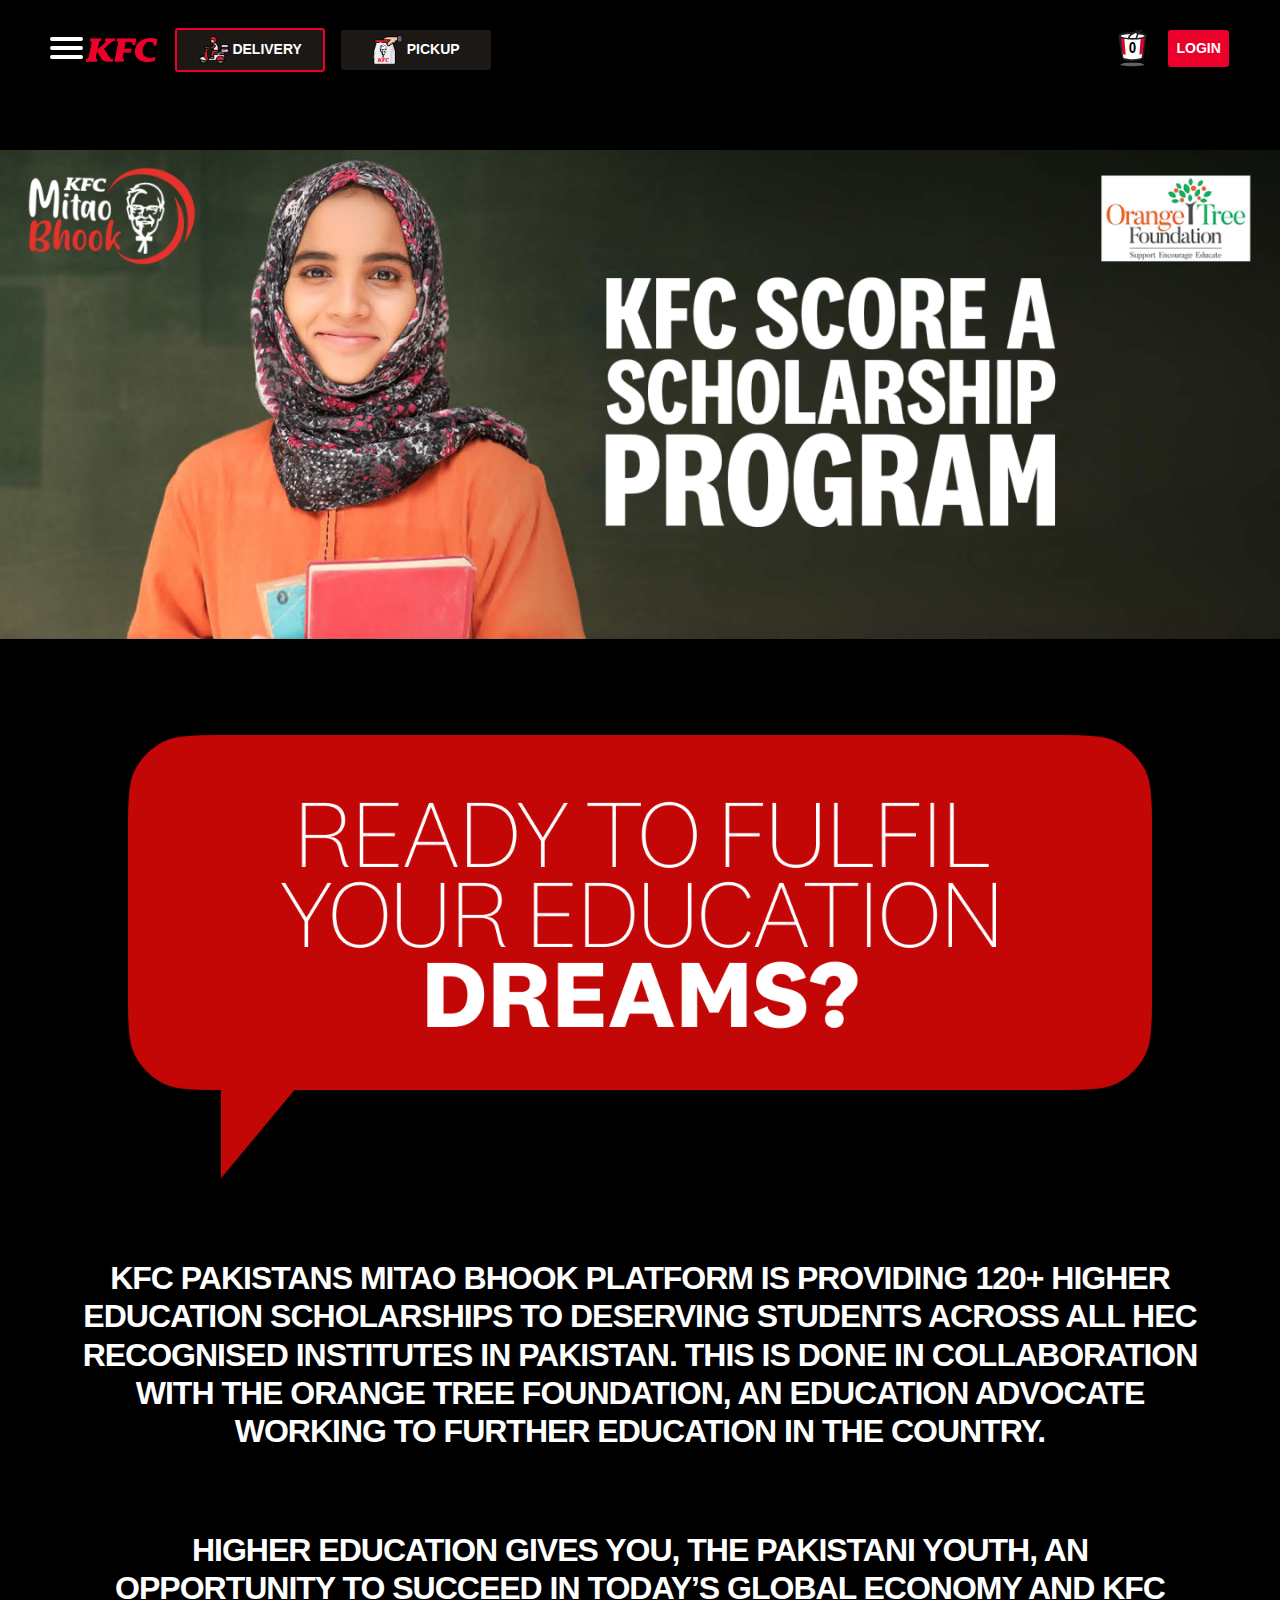
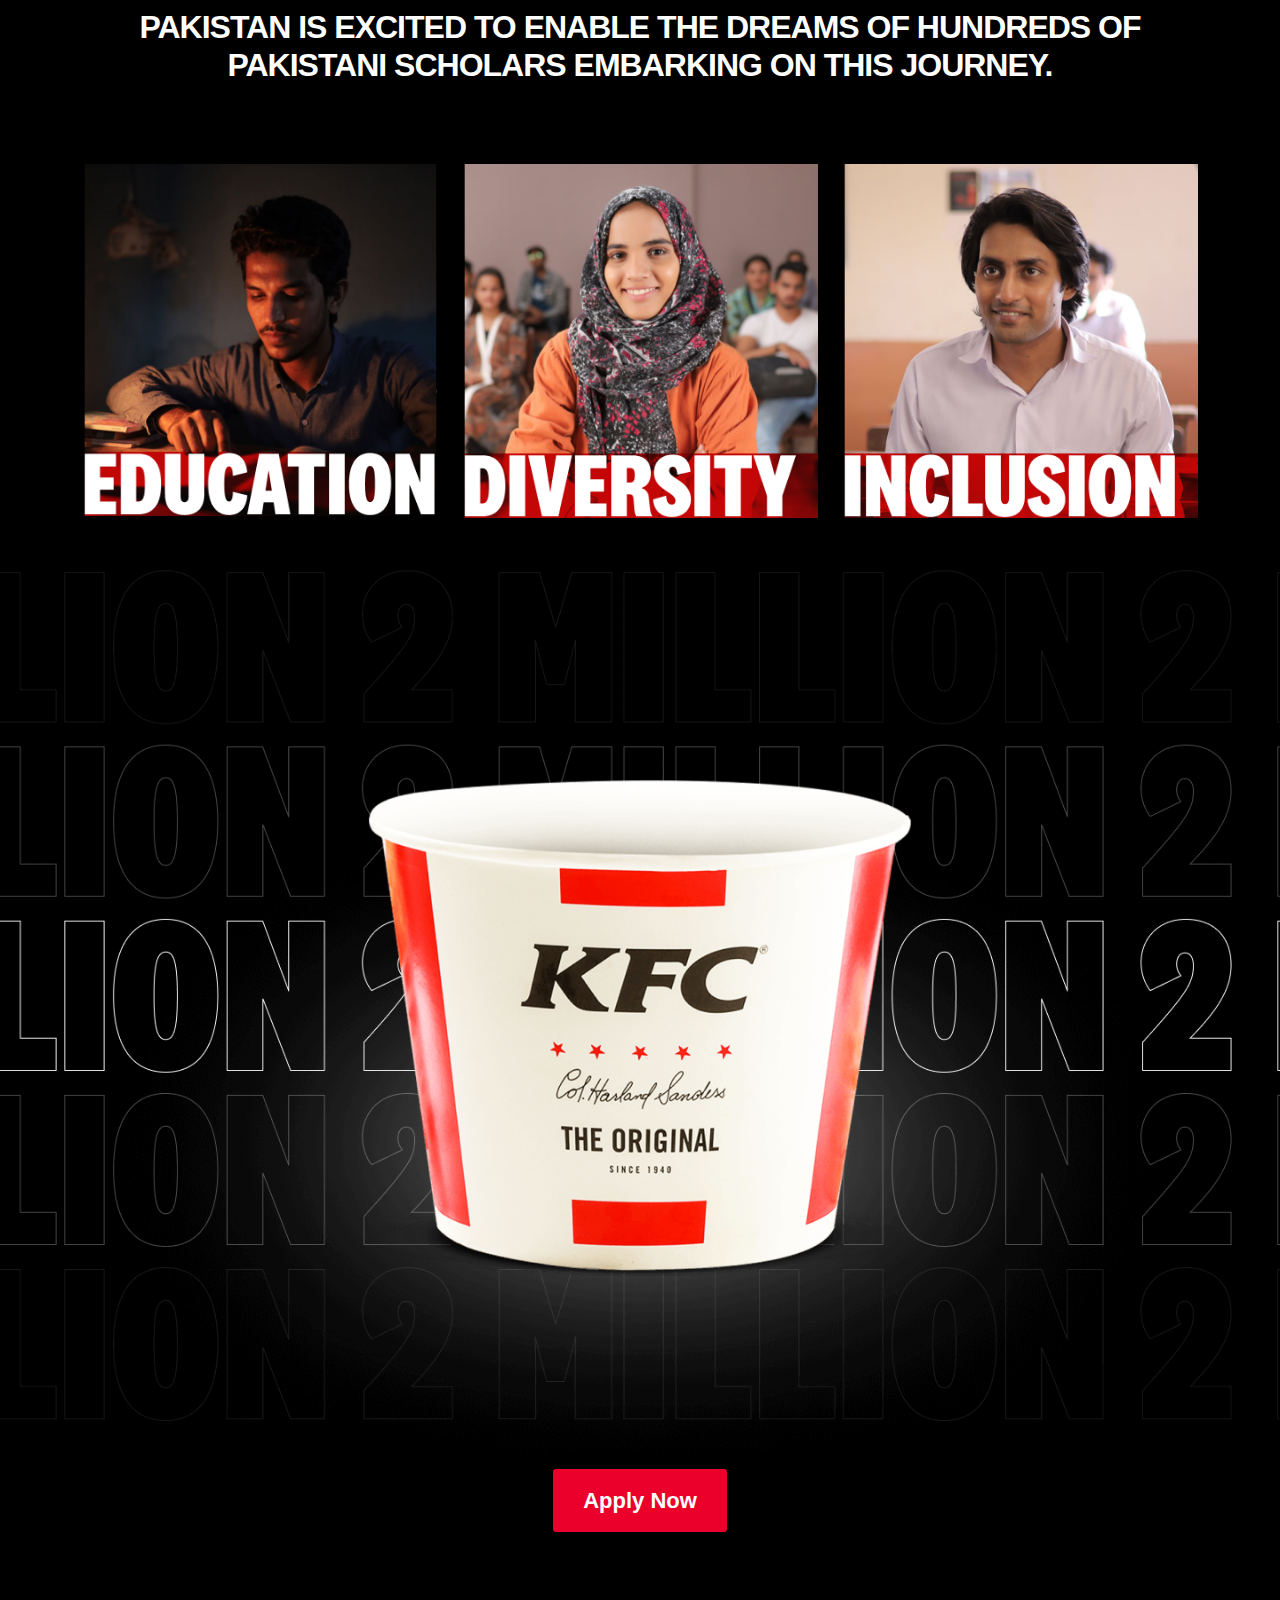
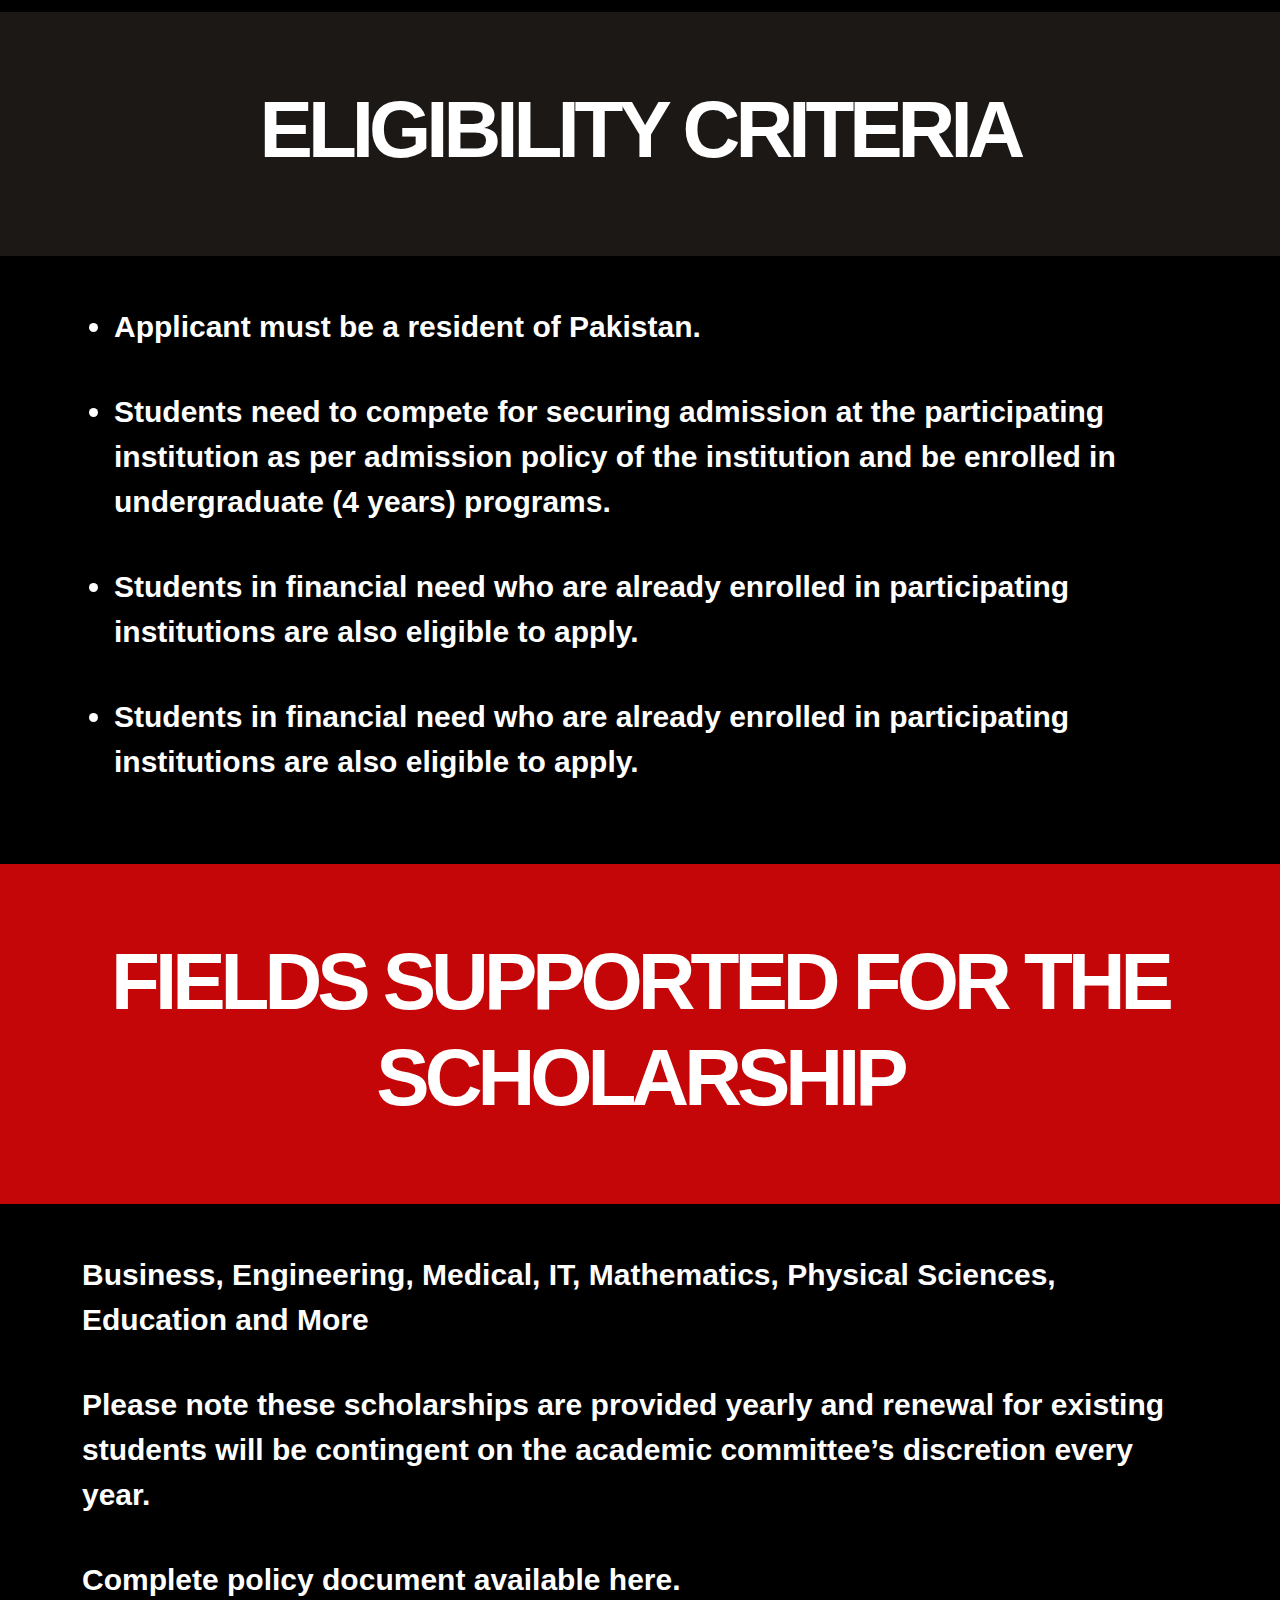
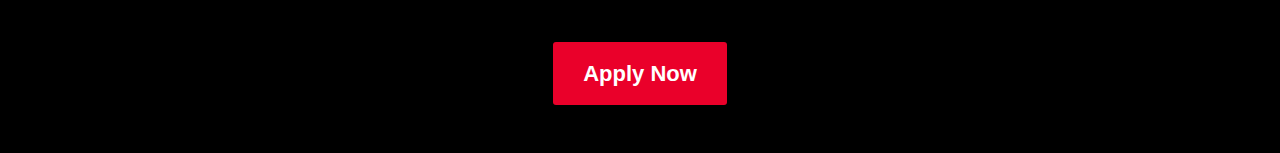
<file: scholarship/mb-scholarship.html>
<!DOCTYPE html>
<html lang="en">

<head>
    <meta charset="UTF-8">
    <meta name="viewport" content="width=device-width, initial-scale=1.0">
    <title>KFC Pakistan | Deals & Offers</title>
    <link rel="icon" href="../images/favicon.png">
    <link href="../bootstrap.min.css" rel="stylesheet">
    <link rel="stylesheet" href="../menu.css">
    <link rel="stylesheet" href="style.css">
</head>

<body>

    <!-- Navbar Started -->
    <header>

        <nav role="navigation">

            <div>

            <div id="menuToggle">
                <!--
          A fake / hidden checkbox is used as click reciever,
          so you can use the :checked selector on it.
          -->
                <input type="checkbox" />

                <!--
          Some spans to act as a hamburger.
          
          They are acting like a real hamburger,
          not that McDonalds stuff.
          -->
                <span class="bar"></span>
                <span class="bar"></span>
                <span class="bar"></span>

                <!--
          Too bad the menu has to be inside of the button
          but hey, it's pure CSS magic.
          -->
                <ul id="menu">
                    <div class="bucket d-flex justify-content-between">
                        <a href="../login/index.html"> 
                            <button class="py-2 text-uppercase text-white fw-bold px-2 border border-0">Login</button>
                        </a>
                        <div class="time">
                            <button href="#" class="text-white fw-bold rounded-4 day">Day</button>
                            <button href="#" class="text-white fw-bold rounded-4 night">Night</button>
                        </div>
                    </div>
                    <span id="menu-bar"></span>
                    <ul id="service" class="px-0 py-2">
                        <a href="#">
                            <li><img src="../images/hem menu/locate.jpg" alt="locator">Store Locator</li>
                        </a>
                        <a href="#">
                            <li><img src="../images/hem menu/track.jpg" alt="tracker">Track Order</li>
                        </a>
                        <a href="../menu page/menu.html">
                            <li><img src="../images/hem menu/explore.jpg" alt="explore">Explore Menu</li>
                        </a>
                    </ul>

                    <span id="menu-bar"></span>
                    <a href="../about us/about.html">
                        <li>about us</li>
                    </a>
                    <a href="#">
                        <li>feedback</li>
                    </a>
                    <a href="../T&C/index.html">
                        <li>terms & conditions</li>
                    </a>
                    <a href="../privacy page/privacy.html">
                        <li>privacy policy</li>
                    </a>
                    <a href="../contact us/contact.html">
                        <li>contact us</li>
                    </a>
                    <a href="../mitao bhook/bhook.html">
                        <li>mitao bhook</li>
                    </a>
                    <a href="../scholarship/mb-scholarship.html">
                        <li>mitao bhook - scholarship</li>
                    </a>
                    <a href="#">
                        <li>careers</li>
                    </a>
                </ul>

            </div>


        </div>

            <div class="logo gap-3">
                <a href="../index.html"><img src="../images/logo.png" alt="logo"></a>
                <a href="#" class="del-pick pick1">
                    <button class="delivery fw-bold">
                        <img src="../images/delivey.png" alt="delivery">
                        <span class="text-white"> Delivery</span>
                    </button>
                </a>
                <a href="#" class="del-pick">
                    <button class="pickup fw-bold">
                        <img src="../images/pickup.png" alt="pickup">
                        <span class="text-white"> Pickup</span>

                    </button>
                </a>

            </div>
            <div class="bucket d-flex gap-3">
                <img src="../images/bucket.png" alt="logo">
                <a href="../login/index.html"> 
                    <button class="py-2 text-uppercase text-white fw-bold px-2 border border-0">Login</button>
                </a>
            </div>
        </nav>
    </header>

    <!-- Navbar Ended -->


    <div class="main-img">
        <img src="../images/scholarship/main-img.png" alt="" width="100%" class="mb-5">

        <img src="../images/scholarship/ready.png" alt="" class="quote-img mt-5">
    </div>

    <div class="container space">
        <h2 class="text-center fw-bold">KFC PAKISTANS MITAO BHOOK PLATFORM IS PROVIDING 120+ HIGHER EDUCATION
            SCHOLARSHIPS TO DESERVING STUDENTS ACROSS ALL HEC RECOGNISED INSTITUTES IN PAKISTAN. THIS IS DONE IN
            COLLABORATION WITH THE ORANGE TREE FOUNDATION, AN EDUCATION ADVOCATE WORKING TO FURTHER EDUCATION IN THE
            COUNTRY.
        </h2>

        <h2 class="text-center fw-bold">
            HIGHER EDUCATION GIVES YOU, THE PAKISTANI YOUTH, AN OPPORTUNITY TO SUCCEED IN TODAY’S GLOBAL ECONOMY AND KFC
            PAKISTAN IS EXCITED TO ENABLE THE DREAMS OF HUNDREDS OF PAKISTANI SCHOLARS EMBARKING ON THIS JOURNEY.
        </h2>

        <div class="row card-images">
            <div class="col-md-4">
                <img src="../images/mitao bhook/edu.png" alt="">
            </div>
            <div class="col-md-4">
                <img src="../images/mitao bhook/diversity.png" alt="">
            </div>
            <div class="col-md-4">
                <img src="../images/mitao bhook/inclusion.png" alt="">
            </div>

        </div>
    </div>

    <div class="hero-section text-center">
        <img src="../images/mitao bhook/bucket.png" alt="">
        <a href="#"><button>Apply Now</button></a>
    </div>


    <div class="container-fluid mb-5 together">
        <h2 class="fw-bold text-center">ELIGIBILITY CRITERIA</h2>
    </div>


    <div class="container eligibility">
        <ul>
            <li>Applicant must be a resident of Pakistan.</li>
            <li>Students need to compete for securing admission at the participating institution as per admission policy
                of the institution and be enrolled in undergraduate (4 years) programs.</li>
            <li>Students in financial need who are already enrolled in participating institutions are also eligible to
                apply.</li>
            <li>Students in financial need who are already enrolled in participating institutions are also eligible to
                apply.</li>
        </ul>
    </div>


    <div class="container-fluid mb-5 support">
        <h2 class="fw-bold text-center">FIELDS SUPPORTED FOR THE SCHOLARSHIP</h2>
    </div>


    <div class="container policy">
        <p>Business, Engineering, Medical, IT, Mathematics, Physical Sciences, Education and More</p>
        <p>Please note these scholarships are provided yearly and renewal for existing students will be contingent on
            the academic committee’s discretion every year.</p>
        <p>Complete policy document available here.</p>
    </div>

    <div class="hero-section text-center mb-5">
        <a href="#"><button>Apply Now</button></a>
    </div>





    <script src="../bootstrap.bundle.min.js"></script>

</body>

</html>
</file>
<file: menu.css>
@media only screen and (max-width:768px) {
  #menuToggle {
    display: block;
    position: relative;
    top: 0px;
    left: 50px;
    z-index: 1;
    margin-bottom: 60px;
    -webkit-user-select: none;
    user-select: none;
  }

  #menuToggle a {
    text-decoration: none;
    color: #fff;
    font-size: 18px;
    text-transform: capitalize;
  }




  #menuToggle input {
    display: block;
    width: 40px;
    height: 32px;
    position: absolute;
    top: -7px;
    left: -5px;

    cursor: pointer;

    opacity: 0;
    /* hide this */
    z-index: 2;
    /* and place it over the hamburger */

    -webkit-touch-callout: none;
  }

  /*
  * Just a quick hamburger
  */
  #menuToggle span {
    display: block;
    width: 23px;
    height: 3px;
    margin-bottom: 4px;
    position: relative;

    background: white;
    border-radius: 3px;

    z-index: 1;

    transform-origin: 4px 0px;

    transition: transform 0.5s cubic-bezier(0.77, 0.2, 0.05, 1.0),
      background 0.5s cubic-bezier(0.77, 0.2, 0.05, 1.0),
      opacity 0.55s ease;
  }

  #menuToggle span:first-child {
    transform-origin: 0% 0%;
  }

  #menuToggle span:nth-last-child(2) {
    transform-origin: 0% 100%;
  }

  /* 
  * Transform all the slices of hamburger
  * into a crossmark.
  */
  #menuToggle input:checked~span {
    opacity: 1;
    transform: rotate(45deg) translate(-2px, -1px);
    background: #fff;
  }

  /*
  * But let's hide the middle one.
  */
  #menuToggle input:checked~span:nth-last-child(3) {
    opacity: 0;
    transform: rotate(0deg) scale(0.2, 0.2);
  }

  /*
  * Ohyeah and the last one should go the other direction
  */
  #menuToggle input:checked~span:nth-last-child(2) {
    transform: rotate(-45deg) translate(0, -1px);
  }

  /*
  * Make this absolute positioned
  * at the top left of the screen
  */
  #menu {
    position: absolute;
    width: 300px;
    margin: -100px 0 0 -50px;
    padding: 50px 10px 50px 30px;
    padding-top: 125px;
    background: #1C1816;
    list-style-type: none;
    -webkit-font-smoothing: antialiased;
    /* to stop flickering of text in safari */
    transform-origin: 0% 0%;
    transform: translate(-100%, 0);
    transition: transform 0.5s cubic-bezier(0.77, 0.2, 0.05, 1.0);
    overflow-y: auto;
    height: 700px;


  }

  #menu .bucket {
    width: 250px;
  }

  .day {
    position: relative;
    left: 20px;
    background-color: #000;
    width: 60px;
    text-align: left;

  }

  .time button {
    padding: 8px 8px;
    font-size: 14px;
    border: none;
  }

  .night {
    width: 53px;
    background-color: #EA002A;
    position: relative;
    z-index: 5;
  }

  #menu-bar {
    margin-top: 12px !important;
    height: 1px !important;
    border: 1px solid #6b6b6b;
    width: 250px !important;
    margin-bottom: 25px !important;
  }

  #service {
    width: 250px !important;
  }

  #service img {
    width: 25px;
    margin-right: 10px !important;
  }

  #service>a {
    /* padding: 0 !important; */
    color: #fff;
    display: block;
    font-size: 18px !important;
    padding: 0px 0 0px 10px !important;
    margin: 5px 0;
    transition: all .4s;
  }

  /* #service div {
  } */
  #service>a:hover {
    transform: scale(1.1);
    background-color: #A3A3A3;
    padding-left: 0 !important;
    width: 250px !important;
    color: #fff !important;
  }

  #service li {
    font-size: 18px !important;
  }

  #menu>a {
    /* padding: 0 !important; */
    color: #fff;
    display: block;
    font-size: 18px !important;
    padding: 0px 0 0px 10px !important;
    margin: 5px 0;
    transition: all .4s;
  }

  /* #service div {
  } */
  #menu>a:hover {
    transform: scale(1.1);
    background-color: #A3A3A3;
    padding-left: 0 !important;
    width: 250px !important;
    color: #fff !important;
  }

  #menu li {
    padding: 10px 0;
    font-size: 18px;
  }

  /*
  * And let's slide it in from the left
  */
  #menuToggle input:checked~ul {
    transform: none;
  }
}



#menuToggle {
  display: block;
  position: relative;
  top: 0px;
  left: 50px;

  z-index: 1;

  -webkit-user-select: none;
  user-select: none;
}

#menuToggle a {
  text-decoration: none;
  color: #fff;
  font-size: 18px;
  text-transform: capitalize;
}




#menuToggle input {
  display: block;
  width: 40px;
  height: 32px;
  position: absolute;
  top: -7px;
  left: -5px;

  cursor: pointer;

  opacity: 0;
  /* hide this */
  z-index: 2;
  /* and place it over the hamburger */

  -webkit-touch-callout: none;
}

/*
* Just a quick hamburger
*/
#menuToggle span {
  display: block;
  width: 33px;
  height: 4px;
  margin-bottom: 5px;
  position: relative;

  background: white;
  border-radius: 3px;

  z-index: 1;

  transform-origin: 4px 0px;

  transition: transform 0.5s cubic-bezier(0.77, 0.2, 0.05, 1.0),
    background 0.5s cubic-bezier(0.77, 0.2, 0.05, 1.0),
    opacity 0.55s ease;
}

#menuToggle span:first-child {
  transform-origin: 0% 0%;
}

#menuToggle span:nth-last-child(2) {
  transform-origin: 0% 100%;
}

/* 
* Transform all the slices of hamburger
* into a crossmark.
*/
#menuToggle input:checked~span {
  opacity: 1;
  transform: rotate(45deg) translate(-2px, -1px);
  background: #fff;
}

/*
* But let's hide the middle one.
*/
#menuToggle input:checked~span:nth-last-child(3) {
  opacity: 0;
  transform: rotate(0deg) scale(0.2, 0.2);
}

/*
* Ohyeah and the last one should go the other direction
*/
#menuToggle input:checked~span:nth-last-child(2) {
  transform: rotate(-45deg) translate(0, -1px);
}

/*
* Make this absolute positioned
* at the top left of the screen
*/
#menu {
  position: absolute;
  width: 300px;
  margin: -100px 0 0 -50px;
  padding: 50px 10px 50px 30px;
  padding-top: 125px;
  background: #1C1816;
  list-style-type: none;
  -webkit-font-smoothing: antialiased;
  /* to stop flickering of text in safari */
  transform-origin: 0% 0%;
  transform: translate(-100%, 0);
  transition: transform 0.5s cubic-bezier(0.77, 0.2, 0.05, 1.0);
  overflow-y: auto;
  height: 700px;


}

#menu .bucket {
  width: 250px;
}

.day {
  position: relative;
  left: 20px;
  background-color: #000;
  width: 60px;
  text-align: left;

}

.time button {
  padding: 8px 8px;
  font-size: 14px;
  border: none;
}

.night {
  width: 53px;
  background-color: #EA002A;
  position: relative;
  z-index: 5;
}

#menu-bar {
  margin-top: 12px !important;
  height: 1px !important;
  border: 1px solid #6b6b6b;
  width: 250px !important;
  margin-bottom: 25px !important;
}

#service {
  width: 250px !important;
  list-style-type: none;
}

#service img {
  width: 25px;
  margin-right: 10px !important;
}

#service>a {
  /* padding: 0 !important; */
  color: #fff;
  display: block;
  font-size: 18px !important;
  padding: 0px 0 0px 10px !important;
  margin: 5px 0;
  transition: all .4s;
}

/* #service div {
} */
#service>a:hover {
  transform: scale(1.1);
  background-color: #A3A3A3;
  padding-left: 0 !important;
  width: 250px !important;
  color: #fff !important;
}

#service li {
  font-size: 18px !important;
}

#menu>a {
  /* padding: 0 !important; */
  color: #fff;
  display: block;
  font-size: 18px !important;
  padding: 0px 0 0px 10px !important;
  margin: 5px 0;
  transition: all .4s;
}

/* #service div {
} */
#menu>a:hover {
  transform: scale(1.1);
  background-color: #A3A3A3;
  padding-left: 0 !important;
  width: 250px !important;
  color: #fff !important;
}

#menu li {
  padding: 10px 0;
  font-size: 18px;
}

/*
* And let's slide it in from the left
*/
#menuToggle input:checked~ul {
  transform: none;
}
</file>
<file: style.css>
body {
  margin: 0;
  padding: 0;

  color: #fff;
  background-color: #000000;
  font-family: "Avenir Next", "Avenir", sans-serif;
}

* {
  box-sizing: border-box;
}

::-webkit-scrollbar {
  width: 6px;
  height: 8px;
}

::-webkit-scrollbar-thumb {
  background: #555555;
}

::-webkit-scrollbar-corner,
::-webkit-scrollbar-track-piece,
::-webkit-scrollbar-track {
  background-color: #D4D4D4;
}


@media only screen and (max-width: 768px) {

  /* navbar css */
  nav {
    display: flex;
    justify-content: space-between;
    width: 96%;
    align-items: center;
    /* margin: 0 auto; */
    height: 140px;
    background-color: #000000;
  }

  header {
    position: fixed;
    top: 0px;
    z-index: 100;
    width: 100%;
    background-color: #000000;
  }



  .delivery>a>img {
    width: 30px;
    /* background-color: black; */
  }

  .pickup>img {
    width: 30px;
  }

  .delivery>img {
    width: 30px;

  }

  .logo {
    display: flex;
    justify-content: flex-start;
    gap: 5px !important;
    width: 80%;
    align-items: center;
  }

  .logo>a>img {
    width: 60%;
    margin-bottom: 60px;
    margin-left: 60px;
  }

  .del-pick {
    align-self: flex-end;
  }

  .delivery {
    border: 2px solid #EA002A;
    padding: 5px;
    width: 150px;
    background-color: #1C1816;
    border-radius: 3px;
    text-transform: uppercase;
    font-size: 14px;

  }

  .pickup {
    font-size: 14px;
    border-radius: 3px;
    background-color: #1C1816;
    text-transform: uppercase;
    padding: 5px;
    width: 150px;
    border: none;
  }

  .bucket {
    width: 6%;
    flex-wrap: wrap;
    justify-content: center;
  }

  .bucket>a>button {
    order: -2;
    background-color: #EA002A;
    border-radius: 3px;
    font-size: 14px;
  }

  /* navbar css ended */

  /* carousel section */
  #carouselExampleInterval {
    margin-top: 140px;
  }

  .reo {
    display: block;
    margin: 20px auto;
    background-color: #EA002A;
    font-size: 14px;
    border-radius: 3px;
    border: none;
  }

  /* menu section started */
  .menu-section {
    width: 80%;
    margin: 0 auto;
  }

  .bar {
    width: 60px;
    height: 4px;
    background-color: #EA002A;
  }

  .menu-section1 {
    overflow-x: scroll;
    width: 80%;
    margin: 0 auto;
    align-items: baseline;
  }

  .menu-section1 img {
    width: 180px;
  }

  .menu-section1>div {
    width: 184px;
    height: 200px;
    background-color: #1C1816;
    border-radius: 50% 50% 3% 50%;
    cursor: pointer;
    transition: transform 0.3s ease;
  }

  .menu-section1>div:hover {
    transform: translateY(-20px);
  }

  .menu-section1 h6 {
    font-weight: bold;
    text-align: center;
    font-size: 1rem;
    margin-left: 15px;
  }

  .bar1 {
    width: 50px;
    height: 4px;
    background-color: #EA002A;
    margin-left: 70px;
  }

  .menu-section1 span {
    display: block;
    border-radius: 50%;
    position: relative;
    left: 156px;
    width: 17px;
    height: 17px;
    background-color: #000;
  }


  /* best sellers section */
  .best-sellers {
    width: 80%;
    margin: 0 auto;
  }


  .best-sellers-item>div>span {
    width: 15px;
    height: 22px;
    background-color: #EA002A;
  }

  .best-sellers-container {
    overflow-x: scroll;
  }

  .best-sellers-container>div {
    width: 45%;
    flex-shrink: 0;
    background-color: #1C1816;
    border-radius: 3px;
  }

  .best-sellers-item>img {
    width: 100%;
  }

  .best-sellers-item>div>img {
    float: right;

  }


  .best-sellers-item h6 {
    font-weight: bold;
    font-size: 20px;
    margin-left: 20px;
    margin-top: 20px;
    text-transform: capitalize;
  }


  /* top deals section */

  .top-deals {
    width: 80%;
    margin: 0 auto;
  }

  .deals-container {
    overflow-x: scroll;
  }


  .deals-container>.card {
    width: 50% !important;
    flex-shrink: 0;
    background-color: #1C1816;
    border-radius: 10px;
    color: #fff;
  }

  .kfc-box>span {
    width: 15px;
    height: 22px;
    background-color: #EA002A;
  }

  .heart {
    width: 25px;
    position: absolute;
    right: 10px;
    top: 10px;
  }

  .card-img-top {
    width: 90%;
    /* transition: transform 0.3s ease; */
    transition: transform 0.2s ease;
    margin-left: 10px;
  }

  .card-img-top:hover {
    transform: scale(1.11);
  }

  .card-body p {
    font-size: 14px;
  }

  .card-body a {
    color: #fff;
    background-color: #EA002A;
    font-size: 13px;
    transition: all .3s;
    width: 145px;
    transform: translate(30%, 80%)
  }

  .card-body a:hover {
    color: #EA002A;
    background-color: #fff;
    border: 1px solid #EA002A;
  }


  .explore {
    background-color: #1C1816;
    margin-top: 30px;
  }

  .explore>a>img {
    width: 250px;
  }

  .explore>a>.btn {
    padding: 10px 40px;
    background-color: #EA002A;
  }

  /* footer */

  footer {
    background-color: #1C1816;
  }


  ul {
    list-style-type: none;
  }

  .col-md-3 li {
    margin-top: 10px;
  }

  .col-md-3 a {
    text-decoration: none;
    color: #fff;
    /* font-weight: bold; */
    font-size: 18px;
  }

  .col-md-3 img {
    margin-top: 15px;
  }


  .power>h5 {
    font-weight: bold;
    color: #EA002A;
    text-transform: capitalize;
    font-size: 16px;
  }

  .power a {
    text-decoration: none;
    border-bottom: 1px solid #fff;
  }


  footer li {
    transition: color .3s;
  }

  footer li:hover {
    color: #EA002A;
  }

  #logo-img {
    display: none;
  }


}

@media only screen and (min-width:768px) {

  /* navbar css */
  nav {
    display: flex;
    justify-content: space-between;
    width: 96%;
    align-items: center;
    /* margin: 0 auto; */
    height: 100px;
    background-color: #000000;
  }

  header {
    position: fixed;
    top: 0px;
    z-index: 100;
    width: 100%;
    height: 100px;

    background-color: #000000;
  }

  .delivery>a>img {
    width: 30px;
    /* background-color: black; */
  }

  .pickup>img {
    width: 30px;
  }

  .delivery>img {
    width: 30px;

  }

  .logo>a>img {
    margin-left: 50%;
  }

  .pick1 {
    margin-left: 5%;
  }

  .logo {
    display: flex;
    justify-content: flex-start;
    width: 80%;
    align-items: center;
  }

  .delivery {
    border: 2px solid #EA002A;
    padding: 5px;
    width: 150px;
    background-color: #1C1816;
    border-radius: 3px;
    text-transform: uppercase;
    font-size: 14px;

  }

  .pickup {
    font-size: 14px;
    border-radius: 3px;
    background-color: #1C1816;
    text-transform: uppercase;
    padding: 5px;
    width: 150px;
    border: none;
  }

  .bucket>a>button {
    background-color: #EA002A;
    border-radius: 3px;
    font-size: 14px;
  }

  /* navbar css ended */


  .reo {
    display: block;
    margin: 20px auto;
    background-color: #EA002A;
    font-size: 14px;
    border-radius: 3px;
    border: none;
  }

  /* menu section started */
  .menu-section {
    width: 80%;
    margin: 0 auto;
  }

  .bar {
    width: 60px;
    height: 4px;
    background-color: #EA002A;
  }

  .menu-section1 {
    width: 80%;
    margin: 0 auto;
    overflow-x: auto;
  }

  .menu-section1 img {
    width: 180px;
  }

  .menu-section1>div {
    align-self: baseline;
    width: 184px;
    height: 200px;
    background-color: #1C1816;
    border-radius: 50% 50% 3% 50%;
    cursor: pointer;
    transition: transform 0.3s ease;
  }

  .menu-section1>div:hover {
    transform: translateY(-20px);
  }

  .menu-section1 h6 {
    font-weight: bold;
    text-align: center;
    font-size: 1rem;
    margin-left: 15px;
  }

  .bar1 {
    width: 50px;
    height: 4px;
    background-color: #EA002A;
    margin-left: 70px;
  }

  .menu-section1 span {
    display: block;
    border-radius: 50%;
    position: relative;
    left: 156px;
    width: 17px;
    height: 17px;
    background-color: #000;
  }


  /* best sellers section */
  .best-sellers {
    width: 80%;
    margin: 0 auto;
  }

  .best-sellers-item {
    width: 27%;
    flex-shrink: 0;
    background-color: #1C1816;
    border-radius: 3px;
  }

  .best-sellers-item>div>span {
    width: 15px;
    height: 22px;
    background-color: #EA002A;
  }

  .best-sellers-item>img {
    width: 100%;
  }

  .best-sellers-item>div>img {
    float: right;

  }

  .best-sellers-container {
    overflow-x: auto;
  }

  .best-sellers-item h6 {
    font-weight: bold;
    font-size: 20px;
    margin-left: 20px;
    margin-top: 20px;
    text-transform: capitalize;
  }


  /* top deals section */

  .top-deals {
    width: 90%;
    margin: 0 auto;
  }

  .deals-container {
    overflow-x: auto;
  }

  .card {
    width: 22%;
    flex-shrink: 0;
    background-color: #1C1816;
    border-radius: 10px;
    color: #fff;
  }

  .kfc-box>span {
    width: 15px;
    height: 22px;
    background-color: #EA002A;
  }

  .heart {
    width: 25px;
    position: absolute;
    right: 10px;
    top: 10px;
  }

  .card-img-top {
    width: 90%;
    /* transition: transform 0.3s ease; */
    transition: transform 0.2s ease;
    margin-left: 10px;
  }

  .card-img-top:hover {
    transform: scale(1.11);
  }

  .card-body p {
    font-size: 14px;
  }

  .card-body a {
    color: #fff;
    background-color: #EA002A;
    font-size: 13px;
    transition: all .3s;
    width: 145px;
    transform: translate(30%, 80%)
  }

  .card-body a:hover {
    color: #EA002A;
    background-color: #fff;
    border: 1px solid #EA002A;
  }


  .explore {
    background-color: #1C1816;
  }

  .explore>a>img {
    width: 250px;
  }

  .explore>a>.btn {
    padding: 10px 40px;
    background-color: #EA002A;
  }

  /* footer */

  footer {
    background-color: #1C1816;
  }


  ul {
    list-style-type: none;
  }

  .col-md-3 li {
    margin-top: 10px;
  }

  .col-md-3 a {
    text-decoration: none;
    color: #fff;
    /* font-weight: bold; */
    font-size: 18px;
  }

  .col-md-3 img {
    margin-top: 15px;
  }


  .power>h5 {
    font-weight: bold;
    color: #EA002A;
    text-transform: capitalize;
    font-size: 16px;
  }

  .power a {
    text-decoration: none;
    border-bottom: 1px solid #fff;
  }


  footer li {
    transition: color .3s;
  }

  footer li:hover {
    color: #EA002A;
  }

  #logo-img {
    display: none;
  }
}
</file>
<file: login/style.css>
body {
  margin: 0;
  padding: 0;

  color: #fff;
  background-color: #000000;
  font-family: "Avenir Next", "Avenir", sans-serif;
}

* {
  box-sizing: border-box;
}

::-webkit-scrollbar {
  width: 6px;
  height: 8px;
}

::-webkit-scrollbar-thumb {
  background: #555555;
}

::-webkit-scrollbar-corner,
::-webkit-scrollbar-track-piece,
::-webkit-scrollbar-track {
  background-color: #D4D4D4;
}

@media only screen and (max-width: 768px) {

  /* navbar css */
  nav {
    display: flex;
    justify-content: space-between;
    width: 96%;
    align-items: center;
    /* margin: 0 auto; */
    height: 140px;
    background-color: #000000;
  }

  header {
    padding-top: 10px;
    position: fixed;
    top: 0px;
    z-index: 100;
    width: 100%;
    background-color: #000000;
  }



  .delivery>a>img {
    width: 30px;
    /* background-color: black; */
  }

  .pickup>img {
    width: 30px;
  }

  .delivery>img {
    width: 30px;

  }

  .logo {
    display: flex;
    justify-content: flex-start;
    gap: 5px !important;
    width: 80%;
    align-items: center;
  }

  .logo>a>img {
    width: 80%;
    margin-bottom: 60px;
    margin-left: 30px;
  }
  .pick1 {
    margin-left: 10%;
  }
  .del-pick {
    align-self: flex-end;
  }

  .delivery {
    border: 2px solid #EA002A;
    padding: 5px;
    width: 150px;
    background-color: #1C1816;
    border-radius: 3px;
    text-transform: uppercase;
    font-size: 14px;

  }

  .pickup {
    font-size: 14px;
    border-radius: 3px;
    background-color: #1C1816;
    text-transform: uppercase;
    padding: 5px;
    width: 150px;
    border: none;
  }

  .bucket {
    width: 6%;
    flex-wrap: wrap;
    justify-content: center;
  }

  .bucket>a>button {
    order: -2;
    background-color: #EA002A;
    border-radius: 3px;
    font-size: 14px;
  }

  /* navbar ended */



  /* login section  */

  .chacha {
    width: 100% !important;
    align-items: center;
  }
  .login-section {
    background-color: #1C1816;
    width: 70%;
    margin-top: 150px;
    height: auto !important;
    flex-direction: column;
  }

  .form-section {
    padding: 20px;
  }
  .form-section h3 {
    margin-top: 0px !important;
  }
  .num {
    background-color: #242120;
    width: 100% !important;
    border-bottom: 1px solid white;
    padding: 0px 5px 5px 5px;
    height: 60px;
  }

  .num>label {
    margin-left: 15px;
  }

  .num>label>input {
    outline: none;
    background-color: #242120;
    border: none;
    margin-left: 10px;

  }

  .log-btn,
  .log-btn+button {
    background-color: #EA002A;
    width: 100% !important;
    padding: 10px;
    text-align: center;
    font-weight: bold;
    color: white;
    border: none;
    /* height: 40px; */
    border-radius: 3px;
    text-transform: uppercase;
  }

}

@media only screen and (max-width: 1200px) and (min-width: 768px) {
  
  .logo>a>img {
    margin-left: 80%;
  }

  .pick1 {
    margin-left: 10%;
  }
}

@media only screen and (max-width: 960px) and (min-width: 768px) {

  .logo>a>img {
    margin-left: 80%;
  }

  .pick1 {
    margin-left: 10%;
  }

  
  /* login section  */

  .chacha {
    width: 100% !important;
    align-items: center;
  }
  .login-section {
    background-color: #1C1816;
    width: 70%;
    margin-top: 150px;
    height: auto !important;
    flex-direction: column;
  }

  .form-section {
    padding: 20px;
  }
  .form-section h3 {
    margin-top: 0px !important;
  }
  .num {
    background-color: #242120;
    width: 100% !important;
    border-bottom: 1px solid white;
    padding: 0px 5px 5px 5px;
    height: 60px;
  }

  .num>label {
    margin-left: 15px;
  }

  .num>label>input {
    outline: none;
    background-color: #242120;
    border: none;
    margin-left: 10px;

  }

  .log-btn,
  .log-btn+button {
    background-color: #EA002A;
    width: 100% !important;
    padding: 10px;
    text-align: center;
    font-weight: bold;
    color: white;
    border: none;
    /* height: 40px; */
    border-radius: 3px;
    text-transform: uppercase;
  }

}





/* navbar css */
nav {
  display: flex;
  justify-content: space-between;
  width: 96%;
  align-items: center;
  /* margin: 0 auto; */
  height: 100px;
  background-color: #000000;
}

header {
  position: fixed;
  top: 0px;
  z-index: 100;
  width: 100%;
  height: 100px;

  background-color: #000000;
}


.delivery>a>img {
  width: 30px;
  /* background-color: black; */
}

.pickup>img {
  width: 30px;
}

.delivery>img {
  width: 30px;

}

.logo {
  display: flex;
  justify-content: flex-start;
  /* position: absolute;
 left: 100px; */
  width: 80%;
  align-items: center;
}

.delivery {
  border: 2px solid #EA002A;
  padding: 5px;
  width: 150px;
  background-color: #1C1816;
  border-radius: 3px;
  text-transform: uppercase;
  font-size: 14px;

}

.pickup {
  font-size: 14px;
  border-radius: 3px;
  background-color: #1C1816;
  text-transform: uppercase;
  padding: 5px;
  width: 150px;
  border: none;
}

.bucket>a>button {
  background-color: #EA002A;
  border-radius: 3px;
  font-size: 14px;
}

/* navbar css ended */


/* login section  */

.login-section {
  background-color: #1C1816;
  width: 70%;
  margin-top: 150px;
  height: 360px;
}

.num {
  background-color: #242120;
  width: 145%;
  border-bottom: 1px solid white;
  padding: 0px 5px 5px 5px;
  height: 60px;
}

.num>label {
  margin-left: 15px;
}

.num>label>input {
  outline: none;
  background-color: #242120;
  border: none;
  margin-left: 10px;


}

.num>label>span {
  font-size: 11px;
}

.log-btn,
.log-btn+button {
  background-color: #EA002A;
  width: 145%;
  padding: 10px;
  text-align: center;
  font-weight: bold;
  color: white;
  border: none;
  /* height: 40px; */
  border-radius: 3px;
  text-transform: uppercase;
}

.log-btn {
  background-color: #e4002b45;
  cursor: not-allowed;
}

.bigG::before {
  content: "G";
  font-family: Arial, Helvetica, sans-serif;
  position: relative;
  right: 75px;
  font-size: 22px;
}





#menuToggle {
  display: block;
  position: relative;
  top: 0px;
  left: 50px;

  z-index: 1;

  -webkit-user-select: none;
  user-select: none;
}

#menuToggle a {
  text-decoration: none;
  color: #fff;
  font-size: 18px;
  text-transform: capitalize;
}




#menuToggle input {
  display: block;
  width: 40px;
  height: 32px;
  position: absolute;
  top: -7px;
  left: -5px;

  cursor: pointer;

  opacity: 0;
  /* hide this */
  z-index: 2;
  /* and place it over the hamburger */

  -webkit-touch-callout: none;
}

/*
 * Just a quick hamburger
 */
#menuToggle span {
  display: block;
  width: 33px;
  height: 4px;
  margin-bottom: 5px;
  position: relative;

  background: white;
  border-radius: 3px;

  z-index: 1;

  transform-origin: 4px 0px;

  transition: transform 0.5s cubic-bezier(0.77, 0.2, 0.05, 1.0),
    background 0.5s cubic-bezier(0.77, 0.2, 0.05, 1.0),
    opacity 0.55s ease;
}

#menuToggle span:first-child {
  transform-origin: 0% 0%;
}

#menuToggle span:nth-last-child(2) {
  transform-origin: 0% 100%;
}

/* 
 * Transform all the slices of hamburger
 * into a crossmark.
 */
#menuToggle input:checked~span {
  opacity: 1;
  transform: rotate(45deg) translate(-2px, -1px);
  background: #fff;
}

/*
 * But let's hide the middle one.
 */
#menuToggle input:checked~span:nth-last-child(3) {
  opacity: 0;
  transform: rotate(0deg) scale(0.2, 0.2);
}

/*
 * Ohyeah and the last one should go the other direction
 */
#menuToggle input:checked~span:nth-last-child(2) {
  transform: rotate(-45deg) translate(0, -1px);
}

/*
 * Make this absolute positioned
 * at the top left of the screen
 */
#menu {
  position: absolute;
  width: 300px;
  margin: -100px 0 0 -50px;
  padding: 50px 10px 50px 30px;
  padding-top: 125px;
  background: #1C1816;
  list-style-type: none;
  -webkit-font-smoothing: antialiased;
  /* to stop flickering of text in safari */
  transform-origin: 0% 0%;
  transform: translate(-100%, 0);
  transition: transform 0.5s cubic-bezier(0.77, 0.2, 0.05, 1.0);
  overflow-y: auto;
  height: 700px;


}

#menu .bucket {
  width: 250px;
}

.day {
  position: relative;
  left: 20px;
  background-color: #000;
  width: 60px;
  text-align: left;

}

.time button {
  padding: 8px 8px;
  font-size: 14px;
  border: none;
}

.night {
  width: 53px;
  background-color: #EA002A;
  position: relative;
  z-index: 5;
}

#menu-bar {
  margin-top: 12px !important;
  height: 1px !important;
  border: 1px solid #6b6b6b;
  width: 250px !important;
  margin-bottom: 25px !important;
}

#service {
  width: 250px !important;
  list-style-type: none;
}

#service img {
  width: 25px;
  margin-right: 10px !important;
}

#service>a {
  /* padding: 0 !important; */
  color: #fff;
  display: block;
  font-size: 18px !important;
  padding: 0px 0 0px 10px !important;
  margin: 5px 0;
  transition: all .4s;
}

/* #service div {
} */
#service>a:hover {
  transform: scale(1.1);
  background-color: #A3A3A3;
  padding-left: 0 !important;
  width: 250px !important;
  color: #fff !important;
}

#service li {
  font-size: 18px !important;
}

#menu>a {
  /* padding: 0 !important; */
  color: #fff;
  display: block;
  font-size: 18px !important;
  padding: 0px 0 0px 10px !important;
  margin: 5px 0;
  transition: all .4s;
}

/* #service div {
} */
#menu>a:hover {
  transform: scale(1.1);
  background-color: #A3A3A3;
  padding-left: 0 !important;
  width: 250px !important;
  color: #fff !important;
}

#menu li {
  padding: 10px 0;
  font-size: 18px;
}

/*
 * And let's slide it in from the left
 */
#menuToggle input:checked~ul {
  transform: none;
}
</file>
<file: T&C/style.css>
body {
  margin: 0;
  padding: 0;

  color: #fff;
  background-color: #000000;
  font-family: "Avenir Next", "Avenir", sans-serif;
}

* {
  box-sizing: border-box;
}

::-webkit-scrollbar {
  width: 6px;
  height: 8px;
}

::-webkit-scrollbar-thumb {
  background: #555555;
}

::-webkit-scrollbar-corner,
::-webkit-scrollbar-track-piece,
::-webkit-scrollbar-track {
  background-color: #D4D4D4;
}

@media only screen and (max-width: 768px) {

  /* navbar css */
  nav {
    display: flex;
    justify-content: space-around;
    width: 96%;
    align-items: center;
    background-color: #000000;
  }

  header {
    height: 140px;
    padding-top: 10px;
    position: fixed;
    top: 0px;
    z-index: 100;
    width: 100%;
    background-color: #000000;
  }



  .delivery>a>img {
    width: 30px;
    /* background-color: black; */
  }

  .pickup>img {
    width: 30px;
  }

  .delivery>img {
    width: 30px;

  }

  .logo {
    display: flex;
    justify-content: flex-start;
    gap: 5px !important;
    width: 80%;
    align-items: center;
  }

  .logo>a>img {
    width: 100%;
    margin-bottom: 60px;
    margin-left: 40%;
  }
  .pick1 {
    margin-left: 10%;
  }
  
  .del-pick {
    align-self: flex-end;
  }

  .delivery {
    border: 2px solid #EA002A;
    padding: 5px;
    width: 150px;
    background-color: #1C1816;
    border-radius: 3px;
    text-transform: uppercase;
    font-size: 14px;

  }

  .pickup {
    font-size: 14px;
    border-radius: 3px;
    background-color: #1C1816;
    text-transform: uppercase;
    padding: 5px;
    width: 150px;
    border: none;
  }

  .bucket {
    width: 6%;
    flex-wrap: wrap;
    justify-content: center;
  }

  .bucket>a>button {
    order: -2;
    background-color: #EA002A;
    border-radius: 3px;
    font-size: 14px;
  }
}

@media only screen and (max-width: 1200px) and (min-width: 768px) {

  .logo>a>img {
   margin-left: 80%;
  }

  .pick1 {
    margin-left: 10%;
  }
  
}

/* navbar css */
nav {
  display: flex;
  justify-content: space-between;
  width: 96%;
  align-items: center;
  /* margin: 0 auto; */
  height: 100px;
  background-color: #000000;
}

header {
  position: fixed;
  top: 0px;
  z-index: 100;
  width: 100%;
  height: 100px;

  background-color: #000000;
}


.delivery>a>img {
  width: 30px;
  /* background-color: black; */
}

.pickup>img {
  width: 30px;
}

.delivery>img {
  width: 30px;

}

.logo {
  display: flex;
  justify-content: flex-start;
  /* position: absolute;
 left: 100px; */
  width: 80%;
  align-items: center;
}

.delivery {
  border: 2px solid #EA002A;
  padding: 5px;
  width: 150px;
  background-color: #1C1816;
  border-radius: 3px;
  text-transform: uppercase;
  font-size: 14px;

}

.pickup {
  font-size: 14px;
  border-radius: 3px;
  background-color: #1C1816;
  text-transform: uppercase;
  padding: 5px;
  width: 150px;
  border: none;
}

.bucket>a>button {
  background-color: #EA002A;
  border-radius: 3px;
  font-size: 14px;
}

/* navbar css ended */



section {
  margin-top: 160px;
}

section h5 {
  font-size: 16px;
}




/* footer */

footer {
  background-color: #1C1816;

}


ul {
  list-style-type: none;
}

.col-md-3 li {
  margin-top: 10px;
}

.col-md-3 a {
  text-decoration: none;
  color: #fff;
  /* font-weight: bold; */
  font-size: 18px;
}

.col-md-3 img {
  margin-top: 15px;
}


.power>h5 {
  font-weight: bold;
  color: #EA002A;
  text-transform: capitalize;
  font-size: 16px;
}

.power a {
  text-decoration: none;
  border-bottom: 1px solid #fff;
}


footer li {
  transition: color .3s;
}

footer li:hover {
  color: #EA002A;
}
</file>
<file: about us/style.css>
body {
  margin: 0;
  padding: 0;

  color: #fff;
  background-color: #000000;
  font-family: "Avenir Next", "Avenir", sans-serif;
}

* {
  box-sizing: border-box;
}

::-webkit-scrollbar {
  width: 6px;
  height: 8px;
}

::-webkit-scrollbar-thumb {
  background: #555555;
}

::-webkit-scrollbar-corner,
::-webkit-scrollbar-track-piece,
::-webkit-scrollbar-track {
  background-color: #D4D4D4;
}


  /* navbar css */
  nav {
    display: flex;
    justify-content: space-between;
    width: 96%;
    align-items: center;
    /* margin: 0 auto; */
    height: 100px;
    background-color: #000000;
  }

  header {
    position: fixed;
    top: 0px;
    z-index: 100;
    width: 100%;
    height: 100px;

    background-color: #000000;
  }

  .delivery>a>img {
    width: 30px;
    /* background-color: black; */
  }

  .pickup>img {
    width: 30px;
  }

  .delivery>img {
    width: 30px;

  }

  .logo {
    display: flex;
    justify-content: flex-start;
    /* position: absolute;
 left: 100px; */
    width: 80%;
    align-items: center;
  }

  .delivery {
    border: 2px solid #EA002A;
    padding: 5px;
    width: 150px;
    background-color: #1C1816;
    border-radius: 3px;
    text-transform: uppercase;
    font-size: 14px;

  }

  .pickup {
    font-size: 14px;
    border-radius: 3px;
    background-color: #1C1816;
    text-transform: uppercase;
    padding: 5px;
    width: 150px;
    border: none;
  }

  .bucket>a>button {
    background-color: #EA002A;
    border-radius: 3px;
    font-size: 14px;
  }

  /* navbar css ended */


  .first-head {
    position: relative;
    top: 150px;
    text-align: center;
  }

  .first-head+div {
    position: relative;
    top: 170px;
    background-color: #1C1816;
  }

  .about .col-md-5 {
    background-color: #EA002A;
  }

  .history {
    margin-top: 200px;
    background-color: #1C1816;
  }

  .content {}

  .empty-bucket {
    background-image: url(../images/about/bucket.png);
    background-repeat: no-repeat;
    padding: 35px 25px 25px;
    text-align: center;
    width: 200px;
    height: 205px;
  }

  .empty-bucket+div {
    vertical-align: middle;
  }

  .empty-bucket>p {
    font-size: 13px;
  }


  .facts {
    background-color: #1C1816;
  }

  .about-pak p {
    font-size: 13px;
  }

  .about-pak img {
    display: block;
    margin: auto;
  }




  .facts+section {
    background-color: #1C1816;
    margin-top: 50px;
  }

  .facts+section>img {
    width: 358px;
    display: block;
    margin: auto;
  }

  .facts+section>p {
    text-align: center;
    font-size: 15px;
    margin: 20px auto 16px auto;
    width: 80%;

  }



  .last-section .col-md-6 {
    width: 48.5%;
    background-color: #1C1816;
    padding: 40px;
    border-radius: 7px;
  }

  .last-section .col-md-6 img {
    display: block;
    margin: auto;
  }


  .last-section .col-md-6 p {
    margin-top: 20px;
    margin-bottom: 1em;
    text-align: center;
  }

  /* footer started */

  footer {
    background-color: #1C1816;
  }


  ul {
    list-style-type: none;
  }

  .col-md-3 li {
    margin-top: 10px;
  }

  .col-md-3 a {
    text-decoration: none;
    color: #fff;
    /* font-weight: bold; */
    font-size: 18px;
  }

  .col-md-3 img {
    margin-top: 15px;
  }


  .power>h5 {
    font-weight: bold;
    color: #EA002A;
    text-transform: capitalize;
    font-size: 16px;
  }

  .power a {
    text-decoration: none;
    border-bottom: 1px solid #fff;
  }

  footer li {
    transition: color .3s;
  }

  footer li:hover {
    color: #EA002A;
  }




@media only screen and (max-width: 1200px) and (min-width: 768px) {
  
  .logo>a>img {
    margin-left: 80%;
  }

  .pick1 {
    margin-left: 10%;
  }
}



@media only screen and (max-width: 768px) {

  /* navbar css */
  nav {
    display: flex;
    justify-content: space-between;
    width: 96%;
    align-items: center;
    /* margin: 0 auto; */
    height: 140px;
    background-color: #000000;
  }

  header {
    position: fixed;
    top: 0px;
    padding-top: 10px;
    z-index: 100;
    width: 100%;
    background-color: #000000;
  }



  .delivery>a>img {
    width: 30px;
    /* background-color: black; */
  }

  .pickup>img {
    width: 30px;
  }

  .delivery>img {
    width: 30px;

  }

  .logo {
    display: flex;
    justify-content: flex-start;
    gap: 5px !important;
    width: 80%;
    align-items: center;
  }

  .logo>a>img {
    width: 80%;
    margin-bottom: 60px;
    margin-left: 30px;
  }
  .pick1 {
    margin-left: 10%;
  }
  

  .del-pick {
    align-self: flex-end;
  }

  .delivery {
    border: 2px solid #EA002A;
    padding: 5px;
    width: 150px;
    background-color: #1C1816;
    border-radius: 3px;
    text-transform: uppercase;
    font-size: 14px;

  }

  .pickup {
    font-size: 14px;
    border-radius: 3px;
    background-color: #1C1816;
    text-transform: uppercase;
    padding: 5px;
    width: 150px;
    border: none;
  }

  .bucket {
    width: 6%;
    flex-wrap: wrap;
    justify-content: center;
  }

  .bucket>a>button {
    order: -2;
    background-color: #EA002A;
    border-radius: 3px;
    font-size: 14px;
  }

  /* navbar css ended */


  .first-head {
    position: relative;
    top: 150px;
    text-align: center;
  }

  .first-head+div {
    position: relative;
    top: 170px;
    background-color: #1C1816;
  }

  .about .col-md-5 {
    background-color: #EA002A;
  }

  .history {
    margin-top: 200px;
    background-color: #1C1816;
  }

  .history h5 {
    margin-top: 20px;
  }

  .empty-bucket {
    background-image: url(../images/about/bucket.png);
    background-repeat: no-repeat;
    padding: 35px 25px 25px;
    text-align: center;
    width: 200px;
    height: 205px;
  }

  .empty-bucket+div {
    vertical-align: middle;
  }

  .empty-bucket>p {
    font-size: 13px;
  }


  .facts {
    background-color: #1C1816;
  }

  .about-pak p {
    font-size: 13px;
  }

  .about-pak img {
    display: block;
    margin: auto;
  }




  .facts+section {
    background-color: #1C1816;
    margin-top: 50px;
  }

  .facts+section>img {
    width: 358px;
    display: block;
    margin: auto;
  }

  .facts+section>p {
    text-align: center;
    font-size: 15px;
    margin: 20px auto 16px auto;
    width: 80%;

  }



  .last-section .col-md-6 {
    width: 100%;
    background-color: #1C1816;
    padding: 40px;
    border-radius: 7px;
  }

  .for-response {
    margin-top: 20px;
  }

  .last-section .col-md-6 img {
    display: block;
    margin: auto;
  }


  .last-section .col-md-6 p {
    margin-top: 20px;
    margin-bottom: 1em;
    text-align: center;
  }

  /* footer started */

  footer {
    background-color: #1C1816;
  }


  ul {
    list-style-type: none;
  }

  .col-md-3 li {
    margin-top: 10px;
  }

  .col-md-3 a {
    text-decoration: none;
    color: #fff;
    /* font-weight: bold; */
    font-size: 18px;
  }

  .col-md-3 img {
    margin-top: 15px;
  }


  .power>h5 {
    font-weight: bold;
    color: #EA002A;
    text-transform: capitalize;
    font-size: 16px;
  }

  .power a {
    text-decoration: none;
    border-bottom: 1px solid #fff;
  }

  footer li {
    transition: color .3s;
  }

  footer li:hover {
    color: #EA002A;
  }
}
</file>
<file: contact us/style.css>
body {
  margin: 0;
  padding: 0;

  color: #fff;
  background-color: #000000;
  font-family: "Avenir Next", "Avenir", sans-serif;
}

* {
  box-sizing: border-box;
}

::-webkit-scrollbar {
  width: 6px;
  height: 8px;
}

::-webkit-scrollbar-thumb {
  background: #555555;
}

::-webkit-scrollbar-corner,
::-webkit-scrollbar-track-piece,
::-webkit-scrollbar-track {
  background-color: #D4D4D4;
}

@media only screen and (max-width: 768px) {

  /* navbar css */
  nav {
    display: flex;
    justify-content: space-between;
    width: 96%;
    align-items: center;
    /* margin: 0 auto; */
    height: 140px;
    background-color: #000000;
  }

  header {
    padding-top: 10px;
    position: fixed;
    top: 0px;
    z-index: 100;
    width: 100%;
    background-color: #000000;
  }



  .delivery>a>img {
    width: 30px;
    /* background-color: black; */
  }

  .pickup>img {
    width: 30px;
  }

  .delivery>img {
    width: 30px;

  }

  .logo {
    display: flex;
    justify-content: flex-start;
    gap: 5px !important;
    width: 100%;
    align-items: center;
  }

  .logo>a>img {
    width: 80%;
    margin-bottom: 60px;
    margin-left: 30px;
  }

  .pick1 {
    margin-left: 10%;
  }

  .del-pick {
    align-self: flex-end;
  }

  .delivery {
    border: 2px solid #EA002A;
    padding: 5px;
    width: 150px;
    background-color: #1C1816;
    border-radius: 3px;
    text-transform: uppercase;
    font-size: 14px;

  }

  .pickup {
    font-size: 14px;
    border-radius: 3px;
    background-color: #1C1816;
    text-transform: uppercase;
    padding: 5px;
    width: 150px;
    border: none;
  }

  .bucket {
    width: 6%;
    flex-wrap: wrap;
    justify-content: center;
  }

  .bucket>a>button {
    order: -2;
    background-color: #EA002A;
    border-radius: 3px;
    font-size: 14px;
  }

  /* navbar ended */


  .contact .col-md-4 {
    width: 100% !important;
    padding: 20px;
    margin: 10px 20px 10px 0px;
    border-radius: 5px;
    background-color: #1C1816;
  }

  .contact h4 {
    font-weight: bold;
    font-size: 18px;
    letter-spacing: -1px;
    line-height: 1.2;

  }

  .contact img {
    margin-right: 10px;
  }

  .col-md-4 p {
    font-size: 17px;
    line-height: 1.2;
  }

  .col-md-6 {
    width: 100% !important;
    padding: 20px;
    margin: 10px 20px 10px 0px;
    border-radius: 5px;
    background-color: #1C1816;
  }

}

@media only screen and (max-width: 1160px) and (min-width: 768px) {

  .logo>a>img {
    margin-left: 80%;
  }

  .pick1 {
    margin-left: 10%;
  }

  .col-md-6 {
    width: 100% !important;
    padding: 20px;
    margin: 10px 20px 10px 0px;
    border-radius: 5px;
    background-color: #1C1816;
  }

  .contact .col-md-4 {
    width: 100% !important;
    padding: 20px;
    margin: 10px 20px 10px 0px;
    border-radius: 5px;
    background-color: #1C1816;
  }
}

/* navbar css */
nav {
  display: flex;
  justify-content: space-between;
  width: 96%;
  align-items: center;
  /* margin: 0 auto; */
  height: 100px;
  background-color: #000000;
}

header {
  position: fixed;
  top: 0px;
  z-index: 100;
  width: 100%;
  height: 100px;

  background-color: #000000;
}

.delivery>a>img {
  width: 30px;
  /* background-color: black; */
}

.pickup>img {
  width: 30px;
}

.delivery>img {
  width: 30px;

}

.logo {
  display: flex;
  justify-content: flex-start;
  /* position: absolute;
 left: 100px; */
  width: 80%;
  align-items: center;
}

.delivery {
  border: 2px solid #EA002A;
  padding: 5px;
  width: 150px;
  background-color: #1C1816;
  border-radius: 3px;
  text-transform: uppercase;
  font-size: 14px;

}

.pickup {
  font-size: 14px;
  border-radius: 3px;
  background-color: #1C1816;
  text-transform: uppercase;
  padding: 5px;
  width: 150px;
  border: none;
}

.bucket>a>button {
  background-color: #EA002A;
  border-radius: 3px;
  font-size: 14px;
}

/* navbar css ended */

h3 {
  margin-top: 160px;
  font-weight: bold;
  text-align: center;
}

.contact .col-md-4 {
  width: 31.555%;
  padding: 20px;
  margin: 10px 20px 10px 0px;
  border-radius: 5px;
  background-color: #1C1816;
}

.contact h4 {
  font-weight: bold;
  font-size: 18px;
  letter-spacing: -1px;
  line-height: 1.2;

}

.contact img {
  margin-right: 10px;
}

.col-md-4 p {
  font-size: 17px;
  line-height: 1.2;
}

.col-md-6 {
  width: 48.2%;
  padding: 20px;
  margin: 10px 20px 10px 0px;
  border-radius: 5px;
  background-color: #1C1816;
}

.col-md-6 h4 {
  font-weight: bold;
  font-size: 18px;
  letter-spacing: -1px;
  line-height: 1.2;

}

.col-md-6 img {
  margin-right: 10px;
}

.col-md-6 p {
  font-size: 17px;
  line-height: 1.2;
}
</file>
<file: menu page/style.css>
body {
  margin: 0;
  padding: 0;

  color: #fff;
  background-color: #000000;
  font-family: "Avenir Next", "Avenir", sans-serif;
}

* {
  box-sizing: border-box;
}

::-webkit-scrollbar {
  width: 6px;
  height: 8px;
}

::-webkit-scrollbar-thumb {
  background: #555555;
}

::-webkit-scrollbar-corner,
::-webkit-scrollbar-track-piece,
::-webkit-scrollbar-track {
  background-color: #D4D4D4;
}


@media only screen and (max-width: 768px) {

  /* navbar css */
  nav {
    display: flex;
    justify-content: space-between;
    width: 96%;
    align-items: center;
    /* margin: 0 auto; */
    height: 140px;
    background-color: #000000;
  }

  header {
    padding-top: 10px;
    position: fixed;
    top: 0px;
    z-index: 100;
    width: 100%;
    background-color: #000000;
  }



  .delivery>a>img {
    width: 30px;
    /* background-color: black; */
  }

  .pickup>img {
    width: 30px;
  }

  .delivery>img {
    width: 30px;

  }

  .logo {
    display: flex;
    justify-content: flex-start;
    gap: 5px !important;
    width: 80%;
    align-items: center;
  }

  .logo>a>img {
    width: 80%;
    margin-bottom: 60px;
    margin-left: 30px;
  }

  .pick1 {
    margin-left: 10%;
  }

  .del-pick {
    align-self: flex-end;
  }

  .delivery {
    border: 2px solid #EA002A;
    padding: 5px;
    width: 150px;
    background-color: #1C1816;
    border-radius: 3px;
    text-transform: uppercase;
    font-size: 14px;

  }

  .pickup {
    font-size: 14px;
    border-radius: 3px;
    background-color: #1C1816;
    text-transform: uppercase;
    padding: 5px;
    width: 150px;
    border: none;
  }

  .bucket {
    width: 6%;
    flex-wrap: wrap;
    justify-content: center;
  }

  .bucket>a>button {
    order: -2;
    background-color: #EA002A;
    border-radius: 3px;
    font-size: 14px;
  }

  /* navbar ended */

}

@media only screen and (max-width: 1200px) and (min-width: 768px) {

  .logo>a>img {
    margin-left: 80%;
  }

  .pick1 {
    margin-left: 10%;
  }
}





/* navbar css */
nav {
  display: flex;
  justify-content: space-between;
  width: 96%;
  align-items: center;
  /* margin: 0 auto; */
  height: 100px;
  background-color: #000000;
}

header {
  position: fixed;
  top: 0px;
  z-index: 100;
  width: 100%;
  height: 160px;

  background-color: #000000;
}

.delivery>a>img {
  width: 30px;
  /* background-color: black; */
}

.pickup>img {
  width: 30px;
}

.delivery>img {
  width: 30px;

}

.logo {
  display: flex;
  justify-content: flex-start;
  /* position: absolute;
  left: 100px; */
  width: 80%;
  align-items: center;
}

.delivery {
  border: 2px solid #EA002A;
  padding: 5px;
  width: 150px;
  background-color: #1C1816;
  border-radius: 3px;
  text-transform: uppercase;
  font-size: 14px;

}

.pickup {
  font-size: 14px;
  border-radius: 3px;
  background-color: #1C1816;
  text-transform: uppercase;
  padding: 5px;
  width: 150px;
  border: none;
}

.bucket>a>button {
  background-color: #EA002A;
  border-radius: 3px;
  font-size: 14px;
}

.btn-section {
  width: 100%;
  height: 30px;
}

.btn-section>a {
  background-color: #1C1816;
  color: #fff !important;
  font-size: 14px;
  padding: 10px 15px;
}

.btn-section>a:hover {
  background-color: #1C1816;
}

.btn-section>a:active {
  border: none;
  background-color: #EA002A !important;
}


/* navbar ended */

.menu-section {
  width: 94%;
  margin: auto;
}

.bar {
  width: 60px;
  height: 4px;
  background-color: #EA002A;
  position: relative;
  top: 154px;
}

h2.top-deals {
  position: relative;
  top: 160px;
}

.first-row {
  margin-top: 180px;
}

.card {
  width: 241px;
  background-color: #1C1816;
  border-radius: 10px;
  position: relative;
  z-index: 10;
  color: #fff;
}

.kfc-box>span {
  width: 15px;
  height: 22px;
  background-color: #EA002A;
}

.heart {
  width: 25px;
  position: absolute;
  right: 10px;
  top: 10px;
}

.card-body {
  /* height: 30%; */

}

.card-img-top {
  width: 230px;
  /* transition: transform 0.3s ease; */
  transition: transform 0.2s ease;
  margin-left: 10px;
}

.card-img-top:hover {
  transform: scale(1.11);
}

.card-body p {
  font-size: 14px;
}

.card-body a {
  color: #fff;
  background-color: #EA002A;
  font-size: 13px;
  transition: all .3s;
  width: 145px;
  transform: translate(30%, 80%)
}

.card-body a:hover {
  color: #EA002A;
  background-color: #fff;
  border: 1px solid #EA002A;
}


/* tracking card */

.for-position {
  position: sticky;
  top: 0px;
  bottom: 640px;
}

.best-sellers-item {
  width: 405px;
  background-color: #1C1816;
  border-radius: 5px;
  position: absolute;
  height: 500px;
  right: 10px;
  top: 120px;
}

.best-sellers-item>div {
  border-bottom: 1px solid #EA002A;
}

.best-sellers-item>div>div>span {
  width: 15px;
  height: 22px;
  background-color: #EA002A;
}

.best-sellers-item>div>img {
  margin: auto;
  display: block;
  margin-top: 20px;
  width: 250px;
}

.best-sellers-item>div>img {
  float: right;
}

.best-sellers-container {
  overflow-x: auto;
}

.best-sellers-item h6 {
  font-weight: bold;
  font-size: 20px;
  margin-left: 20px;
  margin-top: 10px;
  text-transform: capitalize;
}

.parent-card {
  text-decoration: none !important;
  border: none;
}

.kfc-card-price {
  width: 405px;
  margin-inline: -1rem;
  max-width: none;
  padding: 14px 15px;
  position: relative;
  border-radius: 1rem 1rem 0 0;
  color: #fff;
  cursor: pointer;
  /* right: 58px; */
  left: 16px;
  top: 40px;
  background: linear-gradient(257deg, #e4002b 42%, #ff4065 52%, #e4002b 64%);
}


.kfc-card-price::before {
  border-left: 10px solid #960824;
  inset: auto 0 -10px auto;
}



.bar1 {
  width: 70px;
  height: 4px;
  background-color: #EA002A;
}
</file>
<file: mitao bhook/style.css>
body {
  margin: 0;
  padding: 0;

  color: #fff;
  background-color: #000000;
  font-family: "Avenir Next", "Avenir", sans-serif;
}

* {
  box-sizing: border-box;
}

::-webkit-scrollbar {
  width: 6px;
  height: 8px;
}

::-webkit-scrollbar-thumb {
  background: #555555;
}

::-webkit-scrollbar-corner,
::-webkit-scrollbar-track-piece,
::-webkit-scrollbar-track {
  background-color: #D4D4D4;
}


/* navbar css */
nav {
  display: flex;
  justify-content: space-between;
  width: 96%;
  align-items: center;
  /* margin: 0 auto; */
  height: 100px;
  background-color: #000000;
}

header {
  position: fixed;
  top: 0px;
  z-index: 100;
  width: 100%;
  height: 100px;

  background-color: #000000;
}


.delivery>a>img {
  width: 30px;
  /* background-color: black; */
}

.pickup>img {
  width: 30px;
}

.delivery>img {
  width: 30px;

}

.logo {
  display: flex;
  justify-content: flex-start;
  width: 80%;
  align-items: center;
}

.delivery {
  border: 2px solid #EA002A;
  padding: 5px;
  width: 150px;
  background-color: #1C1816;
  border-radius: 3px;
  text-transform: uppercase;
  font-size: 14px;

}

.pickup {
  font-size: 14px;
  border-radius: 3px;
  background-color: #1C1816;
  text-transform: uppercase;
  padding: 5px;
  width: 150px;
  border: none;
}

.bucket>a>button {
  background-color: #EA002A;
  border-radius: 3px;
  font-size: 14px;
}

/* navbar css ended */


.main-img {
  margin-top: 150px;
}

.quote-img {
  width: 80%;
  display: block;
  margin: auto;
}


.pak {
  color: green;
}

.card-images img {
  width: 100%;
}

.card-images .col-md-3 {
  margin-right: 95px;
}


.hero-section>img {
  width: 100%;
}

.hero-section>h3 {
  width: 90%;
  letter-spacing: -1px;
  margin: auto;
  font-weight: bold;
  font-size: 24px;
  margin-top: -90px !important;
  text-align: center;
}

.hero-section>h3>span {
  color: #EA002A;
}

.together {
  background-color: #1C1816;
  padding: 70px 0;
}


.departments {
  margin-top: 100px;
  padding-top: 20px;
}

.departments>div {
  gap: 50px;
}

.departments>div>div>p>span {
  color: #EA002A;
}

.school>img {
  width: 45%;
}

.diverse>img {
  width: 48%;
}

.childs {
  padding: 90px 60px;
  background-image: url("../images/mitao\ bhook/child.png");
  background-repeat: no-repeat
}

.childs p {
  /* font-size: 20px; */
  text-align: center;
  letter-spacing: -1px;
  line-height: 24px;
}


/* footer */

footer {
  background-color: #1C1816;
}


ul {
  list-style-type: none;
}

.col-md-3 li {
  margin-top: 10px;
}

.col-md-3 a {
  text-decoration: none;
  color: #fff;
  /* font-weight: bold; */
  font-size: 18px;
}

.col-md-3 img {
  margin-top: 15px;
}


.power>h5 {
  font-weight: bold;
  color: #EA002A;
  text-transform: capitalize;
  font-size: 16px;
}

.power a {
  text-decoration: none;
  border-bottom: 1px solid #fff;
}


footer li {
  transition: color .3s;
}

footer li:hover {
  color: #EA002A;
}





@media only screen and (max-width: 768px) {

  /* navbar css */
  nav {
    display: flex;
    justify-content: space-between;
    width: 96%;
    align-items: center;
    /* margin: 0 auto; */
    height: 140px;
    background-color: #000000;
  }

  header {
    position: fixed;
    top: 0px;
    z-index: 100;
    width: 100%;
    background-color: #000000;
  }



  .delivery>a>img {
    width: 30px;
    /* background-color: black; */
  }

  .pickup>img {
    width: 30px;
  }

  .delivery>img {
    width: 30px;

  }

  .logo {
    display: flex;
    justify-content: flex-start;
    gap: 5px !important;
    width: 80%;
    align-items: center;
  }

  .logo>a>img {
    width: 80%;
    margin-bottom: 60px;
    margin-left: 30px;
  }
  .pick1 {
    margin-left: 10%;
  }

  .del-pick {
    align-self: flex-end;
  }

  .delivery {
    border: 2px solid #EA002A;
    padding: 5px;
    width: 150px;
    background-color: #1C1816;
    border-radius: 3px;
    text-transform: uppercase;
    font-size: 14px;

  }

  .pickup {
    font-size: 14px;
    border-radius: 3px;
    background-color: #1C1816;
    text-transform: uppercase;
    padding: 5px;
    width: 150px;
    border: none;
  }

  .bucket {
    width: 6%;
    flex-wrap: wrap;
    justify-content: center;
  }

  .bucket>a>button {
    order: -2;
    background-color: #EA002A;
    border-radius: 3px;
    font-size: 14px;
  }

  /* navbar css ended */

  .main-img {
    margin-top: 150px;
  }

  .quote-img {
    width: 80%;
    display: block;
    margin: auto;
  }


  .pak {
    color: green;
  }

  .card-images img {
    width: 100%;
  }

  .card-images .col-md-4 {
    margin-bottom: 30px;
  }


  .hero-section>img {
    width: 100%;
  }

  .hero-section>h3 {
    width: 90%;
    letter-spacing: -1px;
    margin: auto;
    font-weight: bold;
    font-size: 24px;
    margin-top: -90px !important;
    text-align: center;
  }

  .hero-section>h3>span {
    color: #EA002A;
  }

  .together {
    background-color: #1C1816;
    padding: 70px 0;
  }


  .departments {
    margin-top: 100px;
    padding-top: 20px;
  }

  .departments>div {
    gap: 50px;
  }

  .departments>div>div>p>span {
    color: #EA002A;
  }

  .school {
    display: flex;
    flex-direction: column;
  }

  .school>div {
    order: -2;
    text-align: center;
  }

  .diverse {
    display: flex;
    flex-direction: column;
  }

  .diverse>div {
    order: -2;
    text-align: center;
  }

  .school>img {
    width: 100%;
  }

  .diverse>img {
    width: 100%;
  }


  .childs {
    padding: 90px 60px;
    background-image: url("../images/mitao\ bhook/child.png");
    background-repeat: no-repeat
  }

  .childs p {
    /* font-size: 20px; */
    text-align: center;
    letter-spacing: -1px;
    line-height: 24px;
  }


  /* footer */

  footer {
    background-color: #1C1816;
  }


  ul {
    list-style-type: none;
  }

  .col-md-3 li {
    margin-top: 10px;
  }

  .col-md-3 a {
    text-decoration: none;
    color: #fff;
    /* font-weight: bold; */
    font-size: 18px;
  }

  .col-md-3 img {
    margin-top: 15px;
  }


  .power>h5 {
    font-weight: bold;
    color: #EA002A;
    text-transform: capitalize;
    font-size: 16px;
  }

  .power a {
    text-decoration: none;
    border-bottom: 1px solid #fff;
  }


  footer li {
    transition: color .3s;
  }

  footer li:hover {
    color: #EA002A;
  }

}


@media only screen and (max-width: 1200px) and (min-width: 768px){

  .logo>a>img {
    margin-left: 80%;
  }

  .pick1 {
    margin-left: 10%;
  }

}
</file>
<file: privacy page/style.css>
body {
  margin: 0;
  padding: 0;

  color: #fff;
  background-color: #000000;
  font-family: "Avenir Next", "Avenir", sans-serif;
}

* {
  box-sizing: border-box;
}

::-webkit-scrollbar {
  width: 6px;
  height: 8px;
}

::-webkit-scrollbar-thumb {
  background: #555555;
}

::-webkit-scrollbar-corner,
::-webkit-scrollbar-track-piece,
::-webkit-scrollbar-track {
  background-color: #D4D4D4;
}

@media only screen and (max-width: 768px) {

  /* navbar css */
  nav {
    display: flex;
    justify-content: space-between;
    width: 96%;
    align-items: center;
    /* margin: 0 auto; */
    height: 140px;
    background-color: #000000;
  }

  header {
    position: fixed;
    top: 0px;
    z-index: 100;
    width: 100%;
    background-color: #000000;
  }



  .delivery>a>img {
    width: 30px;
    /* background-color: black; */
  }

  .pickup>img {
    width: 30px;
  }

  .delivery>img {
    width: 30px;

  }

  .logo {
    display: flex;
    justify-content: flex-start;
    gap: 5px !important;
    width: 80%;
    align-items: center;
  }

  .logo>a>img {
    width: 100%;
    margin-bottom: 60px;
    margin-left: 40%;
  }

  .del-pick {
    align-self: flex-end;
  }

  .delivery {
    border: 2px solid #EA002A;
    padding: 5px;
    width: 150px;
    background-color: #1C1816;
    border-radius: 3px;
    text-transform: uppercase;
    font-size: 14px;

  }

  .pickup {
    font-size: 14px;
    border-radius: 3px;
    background-color: #1C1816;
    text-transform: uppercase;
    padding: 5px;
    width: 150px;
    border: none;
  }

  .bucket {
    width: 6%;
    flex-wrap: wrap;
    justify-content: center;
  }

  .bucket>a>button {
    order: -2;
    background-color: #EA002A;
    border-radius: 3px;
    font-size: 14px;
  }
  .pick1 {
    margin-left: 10% !important;
  }
  
}

@media only screen and (max-width: 1200px) and (min-width: 768px) {

  .logo>a>img {
   margin-left: 80%;
  }

  .pick1 {
    margin-left: 10%;
  }
  
}


/* navbar css */
nav {
  display: flex;
  justify-content: space-between;
  width: 96%;
  align-items: center;
  /* margin: 0 auto; */
  height: 140px;
  background-color: #000000;
}

header {
  position: fixed;
  top: 0px;
  z-index: 100;
  width: 100%;
  height: 100px;

  background-color: #000000;
}


.delivery>a>img {
  width: 30px;
  /* background-color: black; */
}

.pickup>img {
  width: 30px;
}

.delivery>img {
  width: 30px;

}

.logo {
  display: flex;
  justify-content: flex-start;
  /* position: absolute;
 left: 100px; */
  width: 80%;
  align-items: center;
}

.delivery {
  border: 2px solid #EA002A;
  padding: 5px;
  width: 150px;
  background-color: #1C1816;
  border-radius: 3px;
  text-transform: uppercase;
  font-size: 14px;

}

.pickup {
  font-size: 14px;
  border-radius: 3px;
  background-color: #1C1816;
  text-transform: uppercase;
  padding: 5px;
  width: 150px;
  border: none;
}

.bucket>a>button {
  background-color: #EA002A;
  border-radius: 3px;
  font-size: 14px;
}

/* navbar css ended */



section {
  margin-top: 160px;
}

section h5 {
  font-size: 18px;
}

section li {
  font-size: 18px;
}

section ul {
  list-style-type: disc;
}




/* footer */

footer {
  background-color: #1C1816;

}


ul {
  list-style-type: none;
}

.col-md-3 li {
  margin-top: 10px;
}

.col-md-3 a {
  text-decoration: none;
  color: #fff;
  /* font-weight: bold; */
  font-size: 18px;
}

.col-md-3 img {
  margin-top: 15px;
}


.power>h5 {
  font-weight: bold;
  color: #EA002A;
  text-transform: capitalize;
  font-size: 16px;
}

.power a {
  text-decoration: none;
  border-bottom: 1px solid #fff;
}


footer li {
  transition: color .3s;
}

footer li:hover {
  color: #EA002A;
}
</file>
<file: scholarship/style.css>
body {
  margin: 0;
  padding: 0;

  color: #fff;
  background-color: #000000;
  font-family: "Avenir Next", "Avenir", sans-serif;
}

* {
  box-sizing: border-box;
}

::-webkit-scrollbar {
  width: 6px;
  height: 8px;
}

::-webkit-scrollbar-thumb {
  background: #555555;
}

::-webkit-scrollbar-corner,
::-webkit-scrollbar-track-piece,
::-webkit-scrollbar-track {
  background-color: #D4D4D4;
}



/* navbar css */
nav {
  display: flex;
  justify-content: space-between;
  width: 96%;
  align-items: center;
  /* margin: 0 auto; */
  height: 100px;
  background-color: #000000;
}

header {
  position: fixed;
  top: 0px;
  z-index: 100;
  width: 100%;
  height: 100px;

  background-color: #000000;
}


.delivery>a>img {
  width: 30px;
  /* background-color: black; */
}

.pickup>img {
  width: 30px;
}

.delivery>img {
  width: 30px;

}

.logo {
  display: flex;
  justify-content: flex-start;
  /* position: absolute;
left: 100px; */
  width: 80%;
  align-items: center;
}

.delivery {
  border: 2px solid #EA002A;
  padding: 5px;
  width: 150px;
  background-color: #1C1816;
  border-radius: 3px;
  text-transform: uppercase;
  font-size: 14px;

}

.pickup {
  font-size: 14px;
  border-radius: 3px;
  background-color: #1C1816;
  text-transform: uppercase;
  padding: 5px;
  width: 150px;
  border: none;
}

.bucket>a>button {
  background-color: #EA002A;
  border-radius: 3px;
  font-size: 14px;
}

/* navbar css ended */


.main-img {
  margin-top: 150px;
}

.quote-img {
  width: 80%;
  display: block;
  margin: auto;
}

.space h2 {
  margin-top: 80px;
  letter-spacing: -1px;
  font-size: 32px;
}

.card-images {
  margin-top: 80px;
}

.card-images img {
  width: 100%;
}

.card-images .col-md-3 {
  margin-right: 95px;
}


.hero-section>img {
  width: 100%;
}

.hero-section>a>button {
  font-size: 22px;
  background-color: #EA002A;
  color: #fff;
  border: none;
  border-radius: 3px;
  padding: 15px 30px;
  font-weight: bold;
}



.together {
  margin-top: 80px;
  background-color: #1C1816;
  padding: 70px 0;
}

.together h2 {
  font-size: 5em;
  letter-spacing: -5px;
}


.eligibility li {
  font-size: 30px;
  font-weight: bold;
  margin-bottom: 40px;
}

.support {
  margin-top: 80px;
  background-color: #C40608;
  padding: 70px 0;
}

.support h2 {
  font-size: 5em;
  letter-spacing: -5px;
}

.policy p {
  font-size: 30px;
  font-weight: bold;
  margin-bottom: 40px;
}








@media only screen and (max-width: 768px) {

  /* navbar css */
  nav {
    display: flex;
    justify-content: space-between;
    width: 96%;
    align-items: center;
    /* margin: 0 auto; */
    height: 140px;
    background-color: #000000;
  }

  header {
    position: fixed;
    top: 0px;
    z-index: 100;
    width: 100%;
    background-color: #000000;
  }



  .delivery>a>img {
    width: 30px;
    /* background-color: black; */
  }

  .pickup>img {
    width: 30px;
  }

  .delivery>img {
    width: 30px;

  }

  .logo {
    display: flex;
    justify-content: flex-start;
    gap: 5px !important;
    width: 80%;
    align-items: center;
  }

  .logo>a>img {
    width: 80%;
    margin-bottom: 60px;
    margin-left: 30px;
  }

  .pick1 {
    margin-left: 10%;
  }

  .del-pick {
    align-self: flex-end;
  }

  .delivery {
    border: 2px solid #EA002A;
    padding: 5px;
    width: 150px;
    background-color: #1C1816;
    border-radius: 3px;
    text-transform: uppercase;
    font-size: 14px;

  }

  .pickup {
    font-size: 14px;
    border-radius: 3px;
    background-color: #1C1816;
    text-transform: uppercase;
    padding: 5px;
    width: 150px;
    border: none;
  }

  .bucket {
    width: 6%;
    flex-wrap: wrap;
    justify-content: center;
  }

  .bucket>a>button {
    order: -2;
    background-color: #EA002A;
    border-radius: 3px;
    font-size: 14px;
  }

  /* navbar ended */

  .main-img {
    margin-top: 150px;
  }

  .quote-img {
    width: 80%;
    display: block;
    margin: auto;
  }

  .space h2 {
    margin-top: 80px;
    letter-spacing: -1px;
    font-size: 32px;
  }

  .card-images {
    margin-top: 80px;
  }

  .card-images img {
    width: 100%;
  }

  .card-images .col-md-4 {
    margin-top: 50px;
  }


  .hero-section>img {
    width: 100%;
  }

  .hero-section>a>button {
    font-size: 22px;
    background-color: #EA002A;
    color: #fff;
    border: none;
    border-radius: 3px;
    padding: 15px 30px;
    font-weight: bold;
  }



  .together {
    margin-top: 80px;
    background-color: #1C1816;
    padding: 70px 0;
  }

  .together h2 {
    font-size: 5em;
    letter-spacing: -5px;
  }


  .eligibility li {
    font-size: 30px;
    font-weight: bold;
    margin-bottom: 40px;
  }

  .support {
    margin-top: 80px;
    background-color: #C40608;
    padding: 70px 0;
  }

  .support h2 {
    font-size: 5em;
    letter-spacing: -5px;
  }

  .policy p {
    font-size: 30px;
    font-weight: bold;
    margin-bottom: 40px;
  }
}

@media only screen and (max-width: 1200px) and (min-width: 768px) {

  .logo>a>img {
    margin-left: 80%;
  }

  .pick1 {
    margin-left: 10%;
  }

}
</file>
